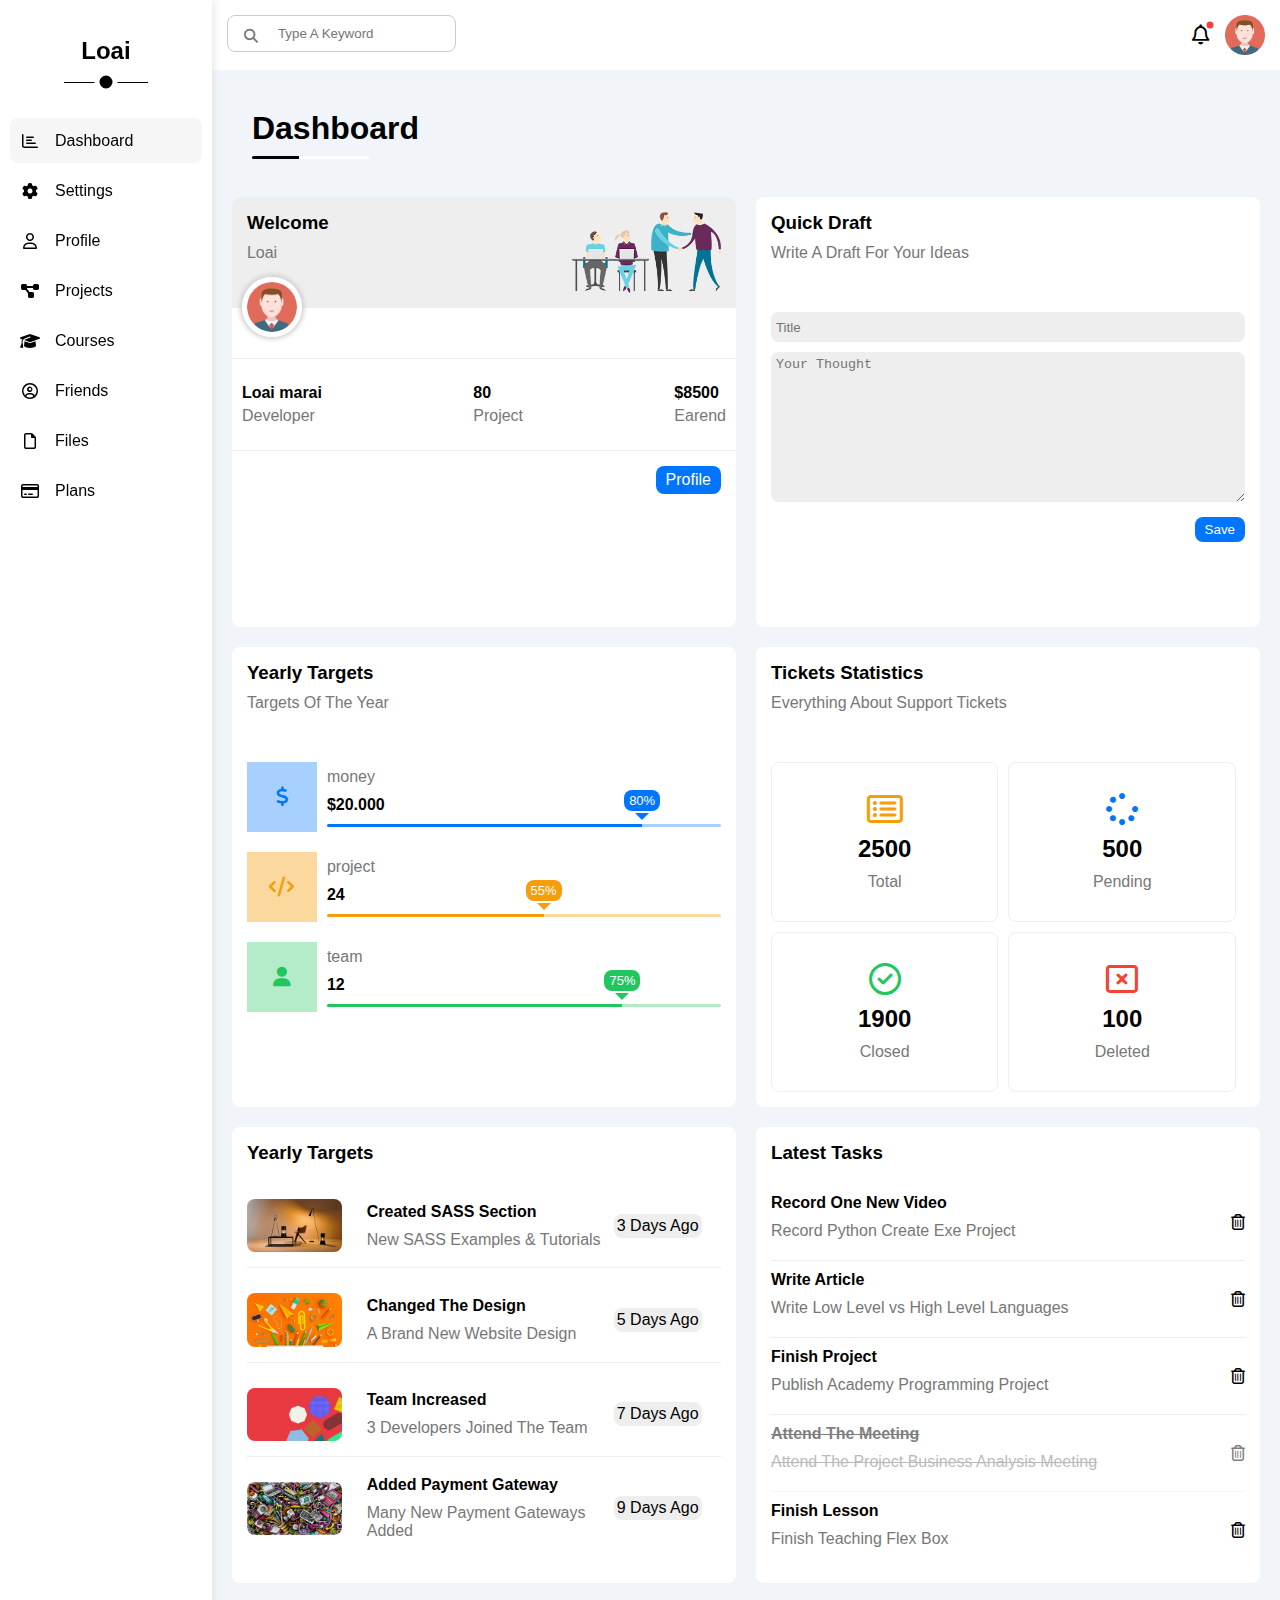
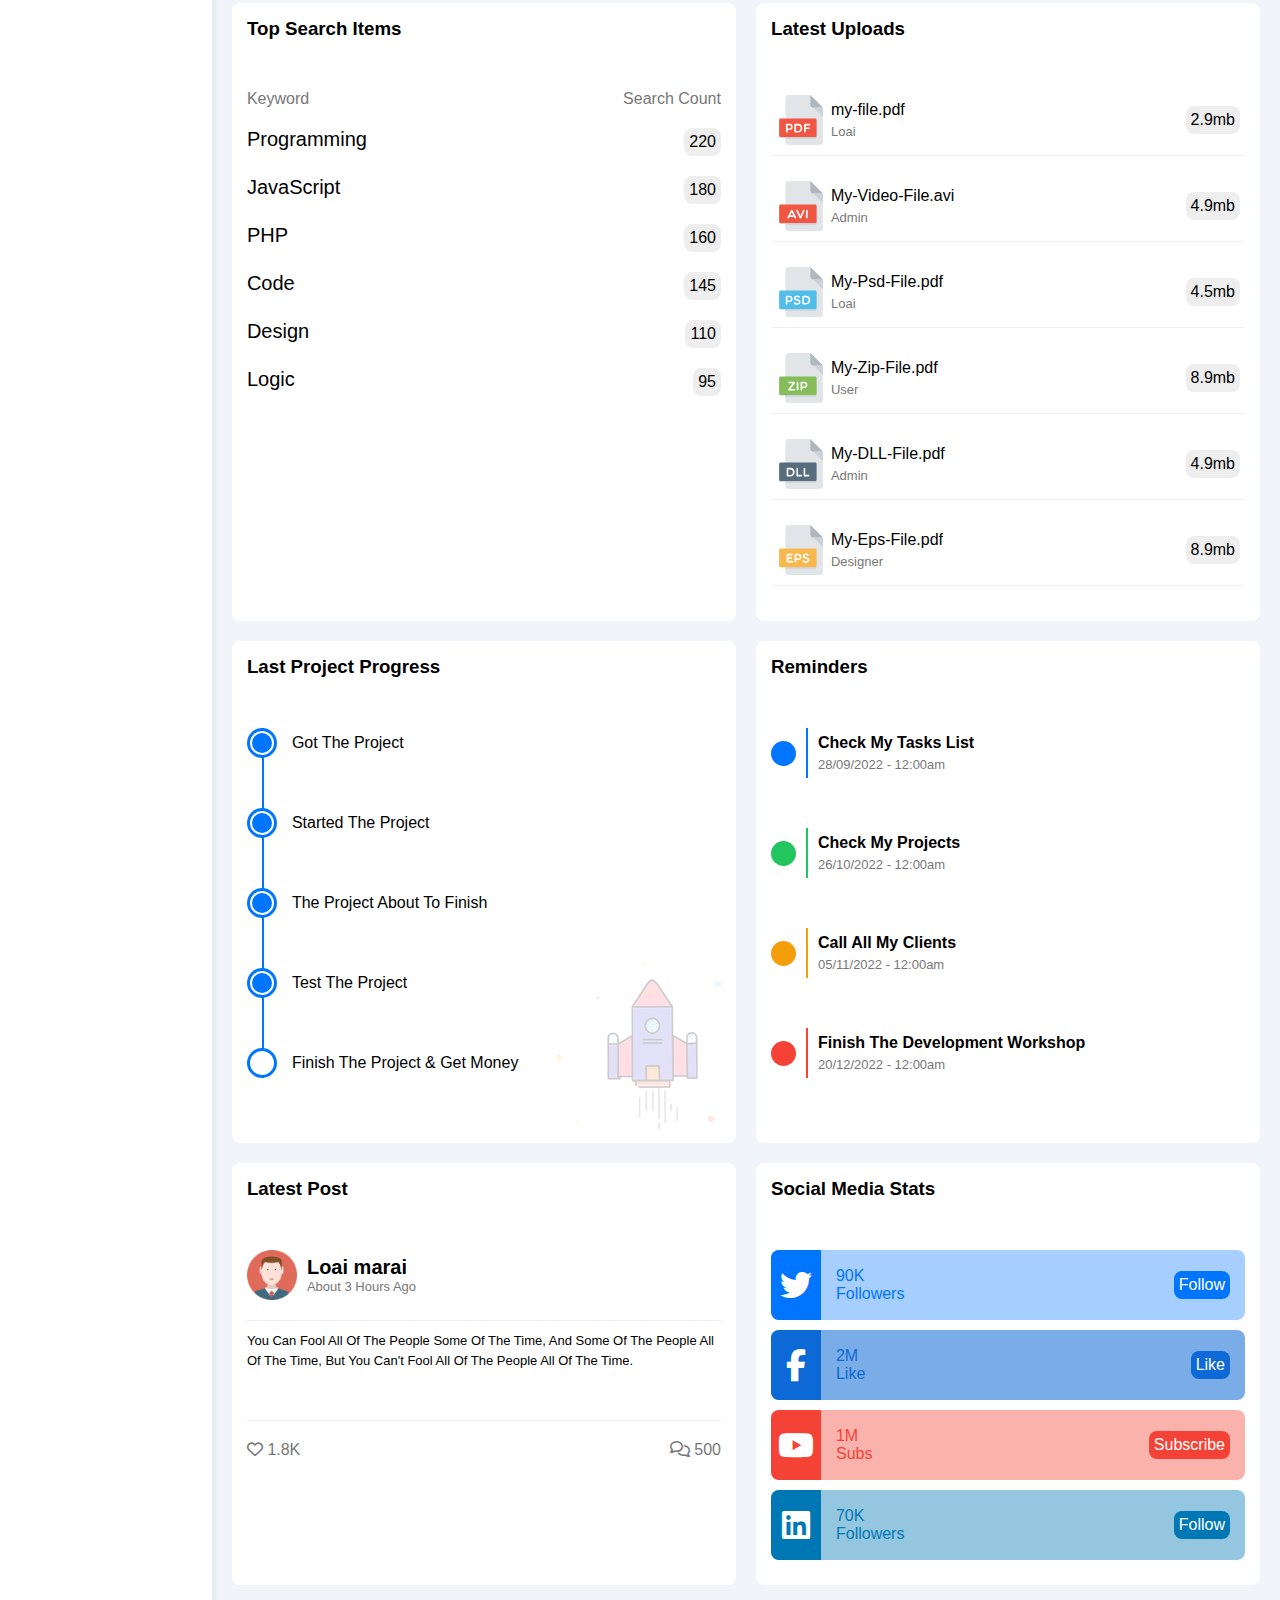
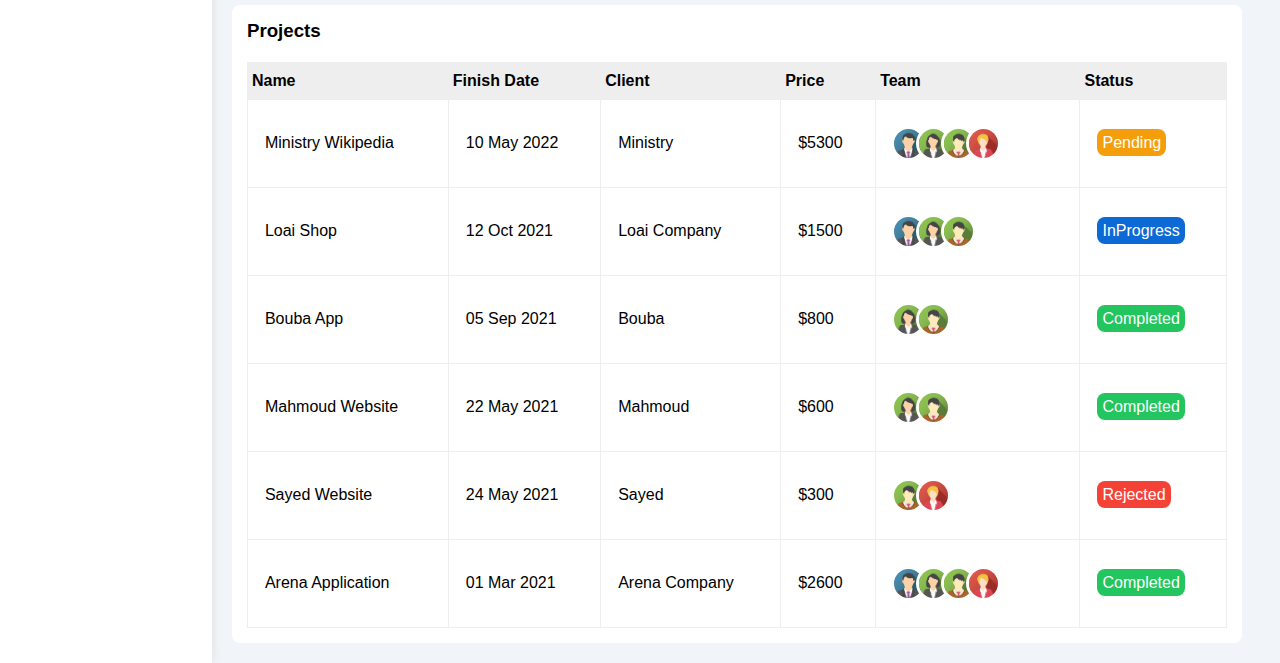
<file: index.html>
<!DOCTYPE html>
<html lang="en">
<head>
    <meta charset="UTF-8">
    <title>Dashboard</title>
    <link rel="stylesheet" href="master.css">
    <link rel="stylesheet" href="all.min.css">
    <link rel="stylesheet" href="common.css">
    <link rel="stylesheet" href="framwork.css">

</head>
<body>

<!-- Start page -->
<div class="page">
<!-- Start sidebar -->
<div class="sidebar box-sh-min ">
    <div class="hold">
    <h2>Loai</h2>

    <ul class="flex flex-d-c al-s">
        <li>
            <a class="active" href="index.html">
                <i class="fa-regular fa-chart-bar fa-fw"></i>
                <p>Dashboard</p>
            </a>
        </li>
        <li>
            <a href="Settings.html">
                <i class="fa-solid fa-gear fa-fw"></i>
                <p>Settings</p>
            </a>
        </li>
        <li>
            <a href="Profile.html">
                <i class="fa-regular fa-user fa-fw"></i>
                <p>Profile</p>
            </a>
        </li>
        <li>
            <a href="Projects.html">
                <i class="fa-solid fa-diagram-project fa-fw"></i>
                <p>Projects</p>
            </a>
        </li>
        <li>
            <a href="Courses.html">
                <i class="fa-solid fa-graduation-cap fa-fw"></i>
                <p>Courses</p>
            </a>
        </li>
        <li>
            <a href="Friends.html">
                <i class="fa-regular fa-circle-user fa-fw"></i>
                <p>Friends</p>
            </a>
        </li>
        <li>
            <a href="Files.html">
                <i class="fa-regular fa-file fa-fw"></i>
                <p>Files</p>
            </a>
        </li>
        <li>
            <a href="Plans.html">
                <i class="fa-regular fa-credit-card fa-fw"></i>
                <p>Plans</p>
            </a>
        </li>
    </ul>
  </div>

</div>
<!-- End sidebar -->

<!-- Start hea-con -->
<div class="hea-con">
<!-- Start header -->
 <header>
    <div class="flex ju-b">
        <div class="hold-input">
            <input type="search" placeholder="Type A Keyword">
        </div>
        <div class="flex al-c">
            <i class="fa-regular fa-bell fa-lg"></i>
            <img src="img/avatar.png" alt="">
        </div>
    </div>
 </header>
 <!-- End header --> 


<!-- Start content -->

 <div class="content">
 <h1>Dashboard</h1>

 <div class="boxies">
    <div class="welcome h-430 over-h border-r-8 bac-white p-r">
        <div class="first p-15 bac-eee flex ju-b">
            <div class="top">
                <h3 class="m-b-10">Welcome</h3>
                <p class="m-b-20 m-t-20">Loai</p>
            </div>
            <img src="img/welcome.png" alt="">
        </div>
        <div class="second flex ju-b p-r">
            <div class="name">
                <h4>Loai marai</h4>
                <p>Developer</p>
            </div>
            <div class="project">
                <h4>80</h4>
                <p>Project</p>
            </div>
            <div class="earn">
                <h4>$8500</h4>
                <p>Earend</p>
            </div>
        </div>
        <a class="button" href="Profile.html">Profile</a>
    </div>
    <div class="quickDraft h-430 bac-white p-15 border-r-8 p-r">
        <div class="top m-b-50">
            <h3 class="m-b-10">Quick Draft</h3>
            <p class="m-b-20 m-t-20">Write A Draft For Your Ideas</p>
        </div>
        <form action="">
            <input class="p-5 bac-eee block m-b-10 border-none c-777 w-100 border-r-8 m-t-10" type="text" placeholder="Title">
            <textarea class="p-5 bac-eee block border-none c-777 w-100 border-r-8" placeholder="Your Thought"></textarea>
            <input class="button" type="button" value="Save">
        </form>

    </div>

    <div class="yearlyTargets h-430 p-15 border-r-8 bac-white">
        <div class="top m-b-50">
            <h3 class="m-b-10">Yearly Targets</h3>
            <p class="m-b-10">Targets Of The Year</p>
        </div>
        <div class="money  flex al-c gap-10 m-b-20">
            <i class="fa-solid fa-dollar-sign fa-lg c-min"></i>
            <div class="details grow">
                <p class="c-777 m-b-10">money</p>
                <h4>$20.000</h4>
                <div class=" l1 line border-r-8 p-r"></div>
            </div>
        </div>
        <div class="project flex al-c gap-10 m-b-20">
            <i class="fa-solid fa-code fa-lg c-orange "></i>
            <div class="details grow">
                <p class="c-777  m-b-10">project</p>
                <h4>24</h4>
                <div class=" l2 line border-r-8 p-r"></div>
            </div>
        </div>
        <div class="team  flex al-c gap-10 m-b-20">
            <i class="fa-solid fa-user fa-lg c-green"></i>
            <div class="details grow">
                <p class="c-777  m-b-10">team</p>
                <h4>12</h4>
                <div class="l3 line  w-100 border-r-8 p-r"></div>
            </div>

        </div>
    </div>

    <div class="ticketsStatistics h-430 bac-white border-r-8 p-15">
        <div class="top m-b-50">
            <h3 class="m-b-10">Tickets Statistics</h3>
            <p class="m-b-20 m-t-20">Everything About Support Tickets</p>
        </div>
        <div class="tickets flex wrap  gap-10 ">
            <div class="total">
                <i class="fa-regular fa-rectangle-list fa-2x m-b-10 c-orange"></i>
                 <h2>2500</h2>
                 <p class="c-777 m-t-10">Total</p>
            </div>
            <div class="pending">
                <i class="fa-solid fa-spinner fa-2x m-b-10 c-min"></i>
                <h2>500</h2>
                <p class="c-777 m-t-10">Pending</p>
            </div>
            <div class="closed">
                <i class="fa-regular fa-circle-check fa-2x m-b-10 c-green"></i>
                <h2>1900</h2>
                <p class="c-777 m-t-10">Closed</p>
            </div>
            <div class="deleted">
                <i class="fa-regular fa-rectangle-xmark fa-2x m-b-10 c-red"></i>
                <h2>100</h2>
                <p class="c-777 m-t-10">Deleted</p>
            </div>
        </div>
    </div>

    <div class="yearlyTargets bac-white p-15 border-r-8">
        <h3 class="m-b-20">Yearly Targets</h3>
        <div class="latests">
         <div class="latest p-r flex al-c m-b-10 gap-10">
            <img class="border-r-8" src="img/news-01.png" alt="">
            <div class="text">
                <h4>Created SASS Section</h4>
                <p class="c-777  m-t-10">New SASS Examples & Tutorials</p>
            </div>
            <p class="bac-eee m-b-10">3 Days Ago</p>
         </div>
         <div class="latest p-r flex al-c m-b-10 gap-10">
              <img class="border-r-8" src="img/news-02.png" alt="">
            <div class="text">
                <h4>Changed The Design</h4>
                <p class="c-777  m-t-10">A Brand New Website Design</p>
            </div>
            <p class="bac-eee m-b-10">5 Days Ago</p>
         </div>
         <div class="latest p-r flex al-c  m-b-10 gap-10">
              <img class="border-r-8" src="img/news-03.png" alt="">
            <div class="text">
                <h4>Team Increased</h4>
                <p class="c-777 m-t-10">3 Developers Joined The Team</p>
            </div>
            <p class="bac-eee m-b-10">7 Days Ago</p>
         </div>
         <div class="latest p-r flex al-c m-b-10 gap-10">
              <img class="border-r-8" src="img/news-04.png" alt="">
            <div class="text">
                <h4>Added Payment Gateway</h4>
                <p class="c-777  m-t-10">Many New Payment Gateways Added</p>
            </div>
            <p class="bac-eee m-b-10">9 Days Ago</p>
         </div>
         
        </div>
    </div>

    <div class="latestTasks  bac-white border-r-8 p-15">
        <h3 class="m-b-20">Latest Tasks</h3>

        <div class="latestes">
            <div class="latest flex ju-b al-c  w-100">
                <div class="text">
                    <h4 class="m-t-10">Record One New Video</h4>
                    <p class="c-777 m-t-10 m-b-20">Record Python Create Exe Project</p>
                </div>
                <i class="fa-regular fa-trash-can delete"></i>
            </div>
            <div class="latest flex al-c ju-b w-100">
                <div class="text">
                    <h4 class="m-t-10">Write Article</h4>
                    <p class="c-777 m-t-10 m-b-20" >Write Low Level vs High Level Languages</p>
                </div>
                <i class="fa-regular fa-trash-can delete"></i>
            </div>
            <div class="latest flex ju-b al-c  w-100">
                <div class="text">
                    <h4 class="m-t-10">Finish Project</h4>
                    <p class="c-777 m-t-10 m-b-20">Publish Academy Programming Project</p>
                </div>
                <i class="fa-regular fa-trash-can delete"></i>
            </div>
            <div class="latest flex ju-b al-c  w-100">
                <div class="text">
                    <h4 class="m-t-10"> <del>Attend The Meeting</del> </h4>
                    <p class="c-777 m-t-10 m-b-20"> <del>Attend The Project Business Analysis Meeting</del> </p>
                </div>
                <i class="fa-regular fa-trash-can delete"></i>
            </div>
            <div class="latest flex ju-b al-c  w-100">
                <div class="text">
                    <h4 class="m-t-10">Finish Lesson</h4>
                    <p class="c-777 m-t-10 m-b-20">Finish Teaching Flex Box</p>
                </div>
                <i class="fa-regular fa-trash-can delete"></i>
            </div>
        </div>
    </div>

  <div class="topSearchItems bac-white border-r-8 p-15">
    <h3 class="m-b-50">Top Search Items</h3>
    <div class="flex ju-b m-b-20">
        <p class="c-777">Keyword</p>
        <p class="c-777">Search Count</p>
    </div>
    <div class="flex ju-b m-b-20">
        <p class="font-s-20">Programming</p>
        <p class="bac-eee p-5 w-fi border-r-8">220</p>
    </div>
    <div class="flex ju-b m-b-20">
        <p class="font-s-20">JavaScript</p>
        <p class="bac-eee p-5 w-fi border-r-8">180</p>
    </div>
    <div class="flex ju-b m-b-20">
        <p class="t-u font-s-20">Php</p>
        <p class="bac-eee p-5 w-fi border-r-8">160</p>
    </div>
    <div class="flex ju-b m-b-20">
        <p class="font-s-20">Code</p>
        <p class="bac-eee p-5 w-fi border-r-8">145</p>
    </div>
    <div class="flex ju-b m-b-20">
        <p class="font-s-20">Design</p>
        <p class="bac-eee p-5 w-fi border-r-8">110</p>
    </div>
    <div class="flex ju-b m-b-20">
        <p class="font-s-20">Logic</p>
        <p class="bac-eee p-5 w-fi border-r-8">95</p>
    </div>
    
  </div>

  <div class="latestUploads bac-white border-r-8 p-15">
    <h3 class="m-b-50">Latest Uploads</h3>

    <div class="flex al-c ju-b border-b p-b-10 w-100 p-5 m-b-20">
        <div class="file flex al-c">
            <img class="w-50px" src="img/pdf.svg" alt="">
            <div class="text m-l-5">
                <p>my-file.pdf</p>
                <p class="c-777 font-s m-t-5">Loai</p>
            </div>
        </div>
        <p class="mb bac-eee p-5 w-fi h-fi border-r-8">2.9mb</p>
    </div>
    <div class="flex al-c ju-b border-b p-b-10 w-100 p-5 m-b-20">
        <div class="file flex al-c">
            <img class="w-50px" src="img/avi.svg" alt="">
            <div class="text m-l-5">
                <p>My-Video-File.avi</p>
                <p class="c-777 font-s m-t-5">Admin</p>
            </div>
        </div>
        <p class="mb bac-eee p-5 w-fi h-fi border-r-8">4.9mb</p>
    </div>
    <div class="flex al-c ju-b border-b p-b-10 w-100 p-5 m-b-20">
        <div class="file flex al-c">
            <img class="w-50px" src="img/psd.svg" alt="">
            <div class="text m-l-5">
                <p>My-Psd-File.pdf</p>
                <p class="c-777 font-s m-t-5">Loai</p>
            </div>
        </div>
        <p class="mb bac-eee p-5 w-fi h-fi border-r-8">4.5mb</p>
    </div>
    <div class="flex al-c ju-b border-b p-b-10 w-100 p-5 m-b-20">
        <div class="file flex al-c">
            <img class="w-50px" src="img/zip.svg" alt="">
            <div class="text m-l-5">
                <p>My-Zip-File.pdf</p>
                <p class="c-777 font-s m-t-5">User</p>
            </div>
        </div>
        <p class="mb bac-eee p-5 w-fi h-fi border-r-8">8.9mb</p>
    </div>
    <div class="flex al-c ju-b border-b p-b-10 w-100 p-5 m-b-20">
        <div class="file flex al-c">
            <img class="w-50px" src="img/dll.svg" alt="">
            <div class="text m-l-5">
                <p>My-DLL-File.pdf</p>
                <p class="c-777 font-s m-t-5">Admin</p>
            </div>
        </div>
        <p class="mb bac-eee p-5 w-fi h-fi border-r-8">4.9mb</p>
    </div>
    <div class="flex al-c ju-b border-b p-b-10 w-100 p-5 m-b-20">
        <div class="file flex al-c">
            <img class="w-50px" src="img/eps.svg" alt="">
            <div class="text m-l-5">
                <p>My-Eps-File.pdf</p>
                <p class="c-777 font-s m-t-5">Designer</p>
            </div>
        </div>
        <p class="mb bac-eee p-5 w-fi h-fi border-r-8">8.9mb</p>
    </div>
  </div>

  <div class="lastProjectProgress bac-white border-r-8 p-15 p-r">
    <h3 class="m-b-50">Last Project Progress</h3>

    <div class="lastes p-r">
        <div>
            <p></p>
            <p>Got The Project</p>
        </div>
        <div>
            <p></p>
            <p>Started The Project</p>
        </div>
        <div>
            <p></p>
            <p>The Project About To Finish</p>
        </div>
        <div>
            <p></p>
            <p>Test The Project</p>
        </div>
        <div>
            <p></p>
            <p>Finish The Project & Get Money</p>
        </div>
    </div>
  </div>

  <div class="reminders bac-white border-r-8 p-15">
    <h3 class="m-b-50">Reminders</h3>

    <div class="reminder flex al-c gap-10 m-b-50">
        <div class="pol bac-min border-r-50 w-25px h-25px"></div>
        <div class="line bac-min h-50px w-2px"></div>
        <div class="text">
            <p class="font-w-600">Check My Tasks List</p>
            <p class="c-777 font-s m-t-5">28/09/2022 - 12:00am</p>
        </div>
    </div>
    <div class="reminder flex al-c gap-10 m-b-50">
        <div class="pol bac-green border-r-50 w-25px h-25px"></div>
        <div class="line bac-green h-50px w-2px"></div>
        <div class="text">
            <p class="font-w-600">Check My Projects</p>
            <p class="c-777 font-s m-t-5">26/10/2022 - 12:00am</p>
        </div>
    </div>
    <div class="reminder flex al-c gap-10 m-b-50">
        <div class="pol bac-orange border-r-50 w-25px h-25px"></div>
        <div class="line bac-orange h-50px w-2px"></div>
        <div class="text">
            <p class="font-w-600">Call All My Clients</p>
            <p class="c-777 font-s m-t-5">05/11/2022 - 12:00am</p>
        </div>
    </div>
    <div class="reminder flex al-c gap-10 m-b-50">
        <div class="pol bac-red border-r-50 w-25px h-25px"></div>
        <div class="line bac-red h-50px w-2px"></div>
        <div class="text">
            <p class="font-w-600">Finish The Development Workshop</p>
            <p class="c-777 font-s m-t-5">20/12/2022 - 12:00am</p>
        </div>
    </div>
  </div>

  <div class="latestPost bac-white border-r-8 p-15">
    <h3 class="m-b-50">Latest Post</h3>

    <div class="flex al-c gap-10 m-b-20">
        <img class="w-50px" src="img/avatar.png" alt="">
        <div class="text">
            <h4 class="font-s-20">Loai marai</h4>
            <p class="c-777 font-s">About 3 Hours Ago</p>
        </div>
    </div>
    <div class="p-t-10 p-b-50 border-b border-t line-h m-b-20 font-s">
        <p>You Can Fool All Of The People Some Of The Time, And Some Of The People All Of The Time, But You Can't Fool All Of The People All Of The Time.</p>
    </div>
    <div class="c-777 flex al-c ju-b">
        <div>
            <i class="fa-regular fa-heart"></i>
            <span>1.8K</span>
        </div>
        <div>
            <i class="fa-regular fa-comments"></i>
            <span>500</span>
        </div>
    </div>
  </div>

  <div class="socialMediaStats bac-white border-r-8 p-15">
    <h3 class="m-b-50">Social Media Stats</h3>

    <div class="twitter flex  ju-b m-b-10">
        <div class="ic-te flex al-c gap-10 h-100">
            <i class="fa-brands fa-twitter fa-2x c-white h-100 w-50px bac-min  flex al-c ju-c"></i>
            <div class="text c-min m-l-5">
                <p>90K</p>
                <p>Followers</p>
            </div>
        </div>
        <p class="w-fi p-5 c-white bac-min border-r-8">Follow</p>
    </div>
    <div class="facebook flex  ju-b m-b-10">
        <div class="ic-te flex al-c gap-10 h-100">
            <i class="fa-brands fa-facebook-f fa-2x c-white h-100 w-50px bac-ult  flex al-c ju-c"></i>
            <div class="text c-ult m-l-5">
                <p>2M</p>
                <p>Like</p>
            </div>
        </div>
        <p class="w-fi p-5 c-white bac-ult border-r-8">Like</p>
    </div>
    <div class="youtube flex  ju-b m-b-10">
        <div class="ic-te flex al-c gap-10 h-100">
            <i class="fa-brands fa-youtube fa-2x c-white h-100 w-50px bac-red  flex al-c ju-c"></i>
            <div class="text c-red m-l-5">
                <p>1M</p>
                <p>Subs</p>
            </div>
        </div>
        <p class="w-fi p-5 c-white bac-red border-r-8">Subscribe</p>
    </div>
    <div class="linkedin flex  ju-b m-b-10">
        <div class="ic-te flex al-c gap-10 h-100">
            <i class="fa-brands fa-linkedin fa-2x c-white h-100 w-50px bac-in flex al-c ju-c "></i>
            <div class="text c-in m-l-5">
                <p>70K</p>
                <p>Followers</p>
            </div>
        </div>
        <p class="w-fi p-5 c-white bac-in border-r-8">Follow</p>
    </div>
  </div>

  <div class="projects bac-white border-r-8 p-15">
    <h3 class="m-b-20">Projects</h3>
 <div class="hold-table">
    <table>
        <thead>
            <tr>
                <th>Name</th>
                <th>Finish Date</th>
                <th>Client</th>
                <th>Price</th>
                <th>Team</th>
                <th>Status</th>
            </tr>
        </thead>
        <tbody>
            <tr>
                <td>Ministry Wikipedia</td>
                <td>10 May 2022</td>
                <td>Ministry</td>
                <td>$5300</td>
                <td>
                    <img src="img/team-01.png" alt="">
                    <img src="img/team-02.png" alt="">
                    <img src="img/team-03.png" alt="">
                    <img src="img/team-05.png" alt="">
                </td>
                <td><span  class="bac-orange w-fi p-5 c-white border-r-8">Pending</span></td>
            </tr>
            <tr>
                <td>Loai Shop</td>
                <td>12 Oct 2021</td>
                <td>Loai Company</td>
                <td>$1500</td>
                <td>
                    <img src="img/team-01.png" alt="">
                    <img src="img/team-02.png" alt="">
                    <img src="img/team-03.png" alt="">  
                </td>
                <td><span  class="bac-ult w-fi p-5 c-white border-r-8">InProgress</span></td>
            </tr>
            <tr>
                <td>Bouba App</td>
                <td>05 Sep 2021</td>
                <td>Bouba</td>
                <td>$800</td>
                <td>
                    <img src="img/team-02.png" alt="">
                    <img src="img/team-03.png" alt="">  
                </td>
                <td><span class="bac-green w-fi p-5 c-white border-r-8">Completed</span></td>
            </tr>
            <tr>
                <td>Mahmoud Website</td>
                <td>22 May 2021</td>
                <td>Mahmoud</td>
                <td>$600</td>
                <td>
                    <img src="img/team-02.png" alt="">
                    <img src="img/team-03.png" alt="">
                </td>
                <td><span class="bac-green w-fi p-5 c-white border-r-8">Completed</span></td>
            </tr>
            <tr>
                <td>Sayed Website</td>
                <td>24 May 2021</td>
                <td>Sayed</td>
                <td>$300</td>
                <td>
                    <img src="img/team-03.png" alt="">
                    <img src="img/team-05.png" alt="">
                </td>
                <td><span class="bac-red w-fi p-5 c-white border-r-8">Rejected</span></td>
            </tr>
            <tr>
                <td>Arena Application</td>
                <td>01 Mar 2021</td>
                <td>Arena Company</td>
                <td>$2600</td>
                <td>
                    <img src="img/team-01.png" alt="">
                    <img src="img/team-02.png" alt="">
                    <img src="img/team-03.png" alt="">
                    <img src="img/team-05.png" alt="">
                </td>
                <td><span class="bac-green w-fi p-5 c-white border-r-8">Completed</span></td>
            </tr>
        </tbody>
    </table>
</div>
    
  </div>

 </div>

 </div>
 
<!-- End content -->

</div>
<!-- End hea-con -->

</div>
<!-- End page -->


    
</body>
</html>
</file>
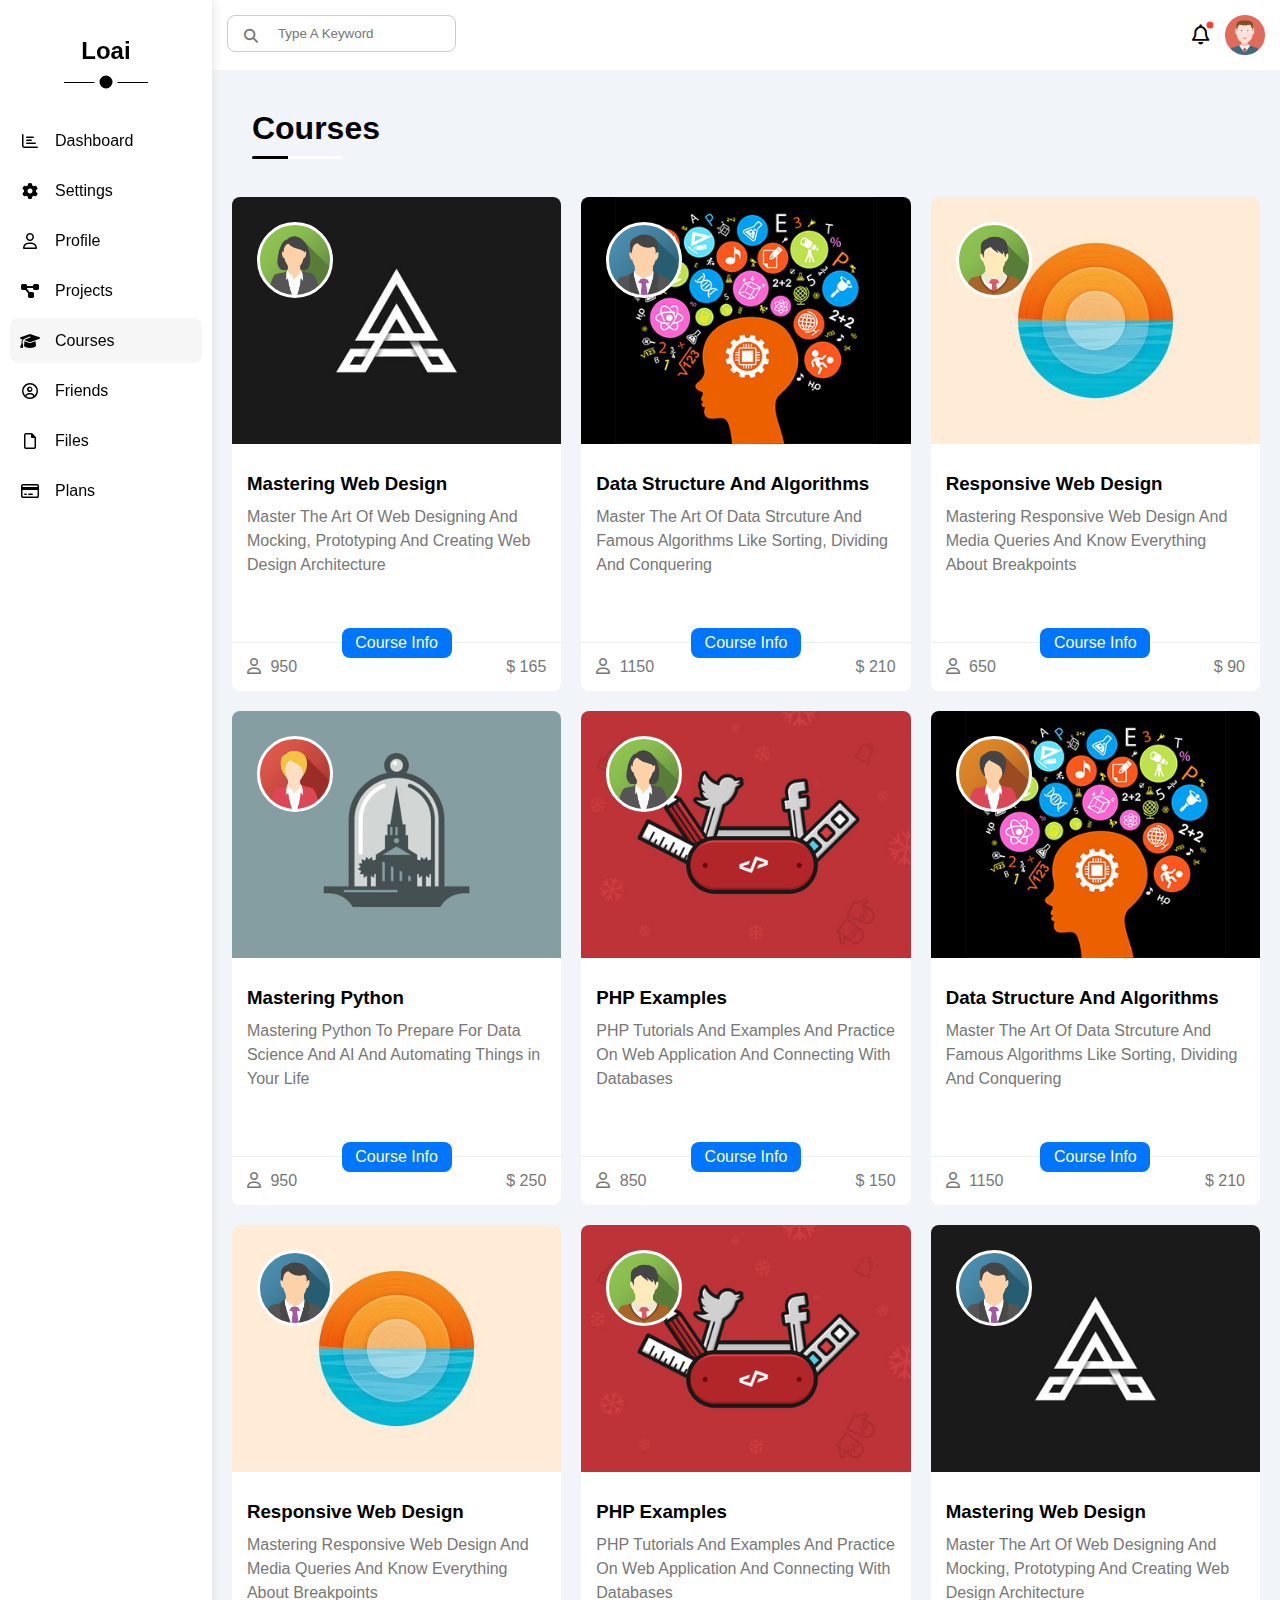
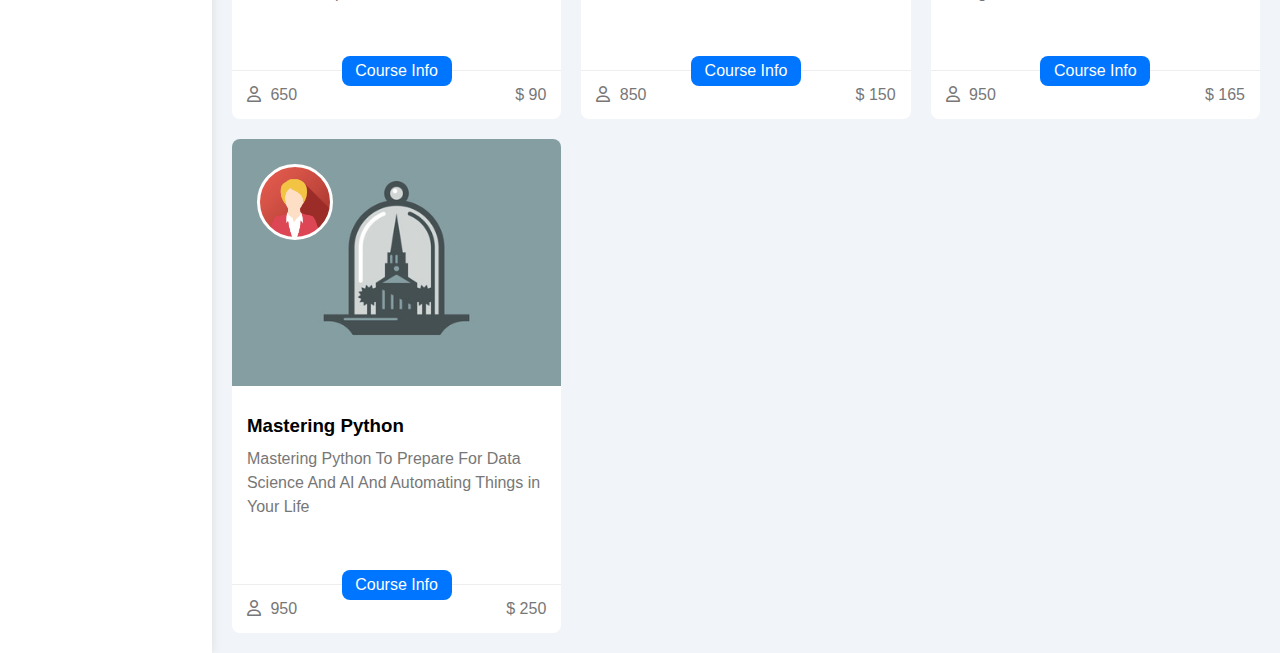
<file: Courses.html>
<!DOCTYPE html>
<html lang="en">
<head>
    <meta charset="UTF-8">
    <title>Courses</title>
    <link rel="stylesheet" href="Courses.css">
    <link rel="stylesheet" href="all.min.css">
    <link rel="stylesheet" href="common.css">
    <link rel="stylesheet" href="framwork.css">

</head>
<body>

<!-- Start page -->
<div class="page">
<!-- Start sidebar -->
<div class="sidebar box-sh-min ">
    <div class="hold">
    <h2>Loai</h2>

    <ul class="flex flex-d-c al-s">
        <li>
            <a  href="index.html">
                <i class="fa-regular fa-chart-bar fa-fw"></i>
                <p>Dashboard</p>
            </a>
        </li>
        <li>
            <a  href="Settings.html">
                <i class="fa-solid fa-gear fa-fw"></i>
                <p>Settings</p>
            </a>
        </li>
        <li>
            <a href="Profile.html">
                <i class="fa-regular fa-user fa-fw"></i>
                <p>Profile</p>
            </a>
        </li>
        <li>
            <a href="Projects.html">
                <i class="fa-solid fa-diagram-project fa-fw"></i>
                <p>Projects</p>
            </a>
        </li>
        <li>
            <a class="active" href="Courses.html">
                <i class="fa-solid fa-graduation-cap fa-fw"></i>
                <p>Courses</p>
            </a>
        </li>
        <li>
            <a href="Friends.html">
                <i class="fa-regular fa-circle-user fa-fw"></i>
                <p>Friends</p>
            </a>
        </li>
        <li>
            <a href="Files.html">
                <i class="fa-regular fa-file fa-fw"></i>
                <p>Files</p>
            </a>
        </li>
        <li>
            <a href="Plans.html">
                <i class="fa-regular fa-credit-card fa-fw"></i>
                <p>Plans</p>
            </a>
        </li>
    </ul>
  </div>

</div>
<!-- End sidebar -->

<!-- Start hea-con -->
<div class="hea-con">
<!-- Start header -->
 <header>
    <div class="flex ju-b">
        <div class="hold-input">
            <input type="search" placeholder="Type A Keyword">
        </div>
        <div class="flex al-c">
            <i class="fa-regular fa-bell fa-lg"></i>
            <img src="img/avatar.png" alt="">
        </div>
    </div>
 </header>
 <!-- End header --> 


<!-- Start content -->

<div class="content">
 <h1>Courses</h1>
 
 <div class="boxies">
    <div class="box bac-white border-r-8 over-h p-r">
        <div class="im-te m-b-50">
            <img class="w-100" src="img/course-01.jpg" alt="">
            <div class="text p-15 m-t-10">
                <h3>Mastering Web Design</h3>
                <p class="c-777 m-t-10 line-h">Master The Art Of Web Designing And Mocking, Prototyping And Creating Web Design Architecture</p>     
            </div>   
        </div>
        
        <div class="foot c-777 flex ju-b p-15 border-t p-r">
            <div>
                <i class="fa-regular fa-user"></i>
                <p class="m-l-5 inline">950</p>
            </div>
            <p>$ 165</p>
        </div>
    </div>

    <div class="box bac-white border-r-8 over-h p-r">
        <div class="im-te m-b-50">
            <img class="w-100" src="img/course-02.jpg" alt="">
            <div class="text p-15 m-t-10">
                <h3>Data Structure And Algorithms</h3>
                <p class="c-777 m-t-10 line-h">Master The Art Of Data Strcuture And Famous Algorithms Like Sorting, Dividing And Conquering</p>     
            </div>   
        </div>
        
        <div class="foot c-777 flex ju-b p-15 border-t p-r">
            <div>
                <i class="fa-regular fa-user"></i>
                <p class="m-l-5 inline">1150</p>
            </div>
            <p>$ 210</p>
        </div>
    </div>

    <div class="box bac-white border-r-8 over-h p-r">
        <div class="im-te m-b-50">
            <img class="w-100" src="img/course-03.jpg" alt="">
            <div class="text p-15 m-t-10">
                <h3>Responsive Web Design</h3>
                <p class="c-777 m-t-10 line-h">Mastering Responsive Web Design And Media Queries And Know Everything About Breakpoints</p>     
            </div>   
        </div>
        
        <div class="foot c-777 flex ju-b p-15 border-t p-r">
            <div>
                <i class="fa-regular fa-user"></i>
                <p class="m-l-5 inline">650</p>
            </div>
            <p>$ 90</p>
        </div>
    </div>

    <div class="box bac-white border-r-8 over-h p-r">
        <div class="im-te m-b-50">
            <img class="w-100" src="img/course-04.jpg" alt="">
            <div class="text p-15 m-t-10">
                <h3>Mastering Python</h3>
                <p class="c-777 m-t-10 line-h">Mastering Python To Prepare For Data Science And AI And Automating Things in Your Life</p>     
            </div>   
        </div>
        
        <div class="foot c-777 flex ju-b p-15 border-t p-r">
            <div>
                <i class="fa-regular fa-user"></i>
                <p class="m-l-5 inline">950</p>
            </div>
            <p>$ 250</p>
        </div>
    </div>

    <div class="box bac-white border-r-8 over-h p-r">
        <div class="im-te m-b-50">
            <img class="w-100" src="img/course-05.jpg" alt="">
            <div class="text p-15 m-t-10">
                <h3>PHP Examples</h3>
                <p class="c-777 m-t-10 line-h">PHP Tutorials And Examples And Practice On Web Application And Connecting With Databases</p>     
            </div>   
        </div>
        
        <div class="foot c-777 flex ju-b p-15 border-t p-r">
            <div>
                <i class="fa-regular fa-user"></i>
                <p class="m-l-5 inline">850</p>
            </div>
            <p>$ 150</p>
        </div>
    </div>

    <div class="box bac-white border-r-8 over-h p-r">
        <div class="im-te m-b-50">
            <img class="w-100" src="img/course-02.jpg" alt="">
            <div class="text p-15 m-t-10">
                <h3>Data Structure And Algorithms</h3>
                <p class="c-777 m-t-10 line-h">Master The Art Of Data Strcuture And Famous Algorithms Like Sorting, Dividing And Conquering</p>     
            </div>   
        </div>
        
        <div class="foot c-777 flex ju-b p-15 border-t p-r">
            <div>
                <i class="fa-regular fa-user"></i>
                <p class="m-l-5 inline">1150</p>
            </div>
            <p>$ 210</p>
        </div>
    </div>

    <div class="box bac-white border-r-8 over-h p-r">
        <div class="im-te m-b-50">
            <img class="w-100" src="img/course-03.jpg" alt="">
            <div class="text p-15 m-t-10">
                <h3>Responsive Web Design</h3>
                <p class="c-777 m-t-10 line-h">Mastering Responsive Web Design And Media Queries And Know Everything About Breakpoints</p>     
            </div>   
        </div>
        
        <div class="foot c-777 flex ju-b p-15 border-t p-r">
            <div>
                <i class="fa-regular fa-user"></i>
                <p class="m-l-5 inline">650</p>
            </div>
            <p>$ 90</p>
        </div>
    </div>

    <div class="box bac-white border-r-8 over-h p-r">
        <div class="im-te m-b-50">
            <img class="w-100" src="img/course-05.jpg" alt="">
            <div class="text p-15 m-t-10">
                <h3>PHP Examples</h3>
                <p class="c-777 m-t-10 line-h">PHP Tutorials And Examples And Practice On Web Application And Connecting With Databases</p>     
            </div>   
        </div>
        
        <div class="foot c-777 flex ju-b p-15 border-t p-r">
            <div>
                <i class="fa-regular fa-user"></i>
                <p class="m-l-5 inline">850</p>
            </div>
            <p>$ 150</p>
        </div>
    </div>

    <div class="box bac-white border-r-8 over-h p-r">
        <div class="im-te m-b-50">
            <img class="w-100" src="img/course-01.jpg" alt="">
            <div class="text p-15 m-t-10">
                <h3>Mastering Web Design</h3>
                <p class="c-777 m-t-10 line-h">Master The Art Of Web Designing And Mocking, Prototyping And Creating Web Design Architecture</p>     
            </div>   
        </div>
        
        <div class="foot c-777 flex ju-b p-15 border-t p-r">
            <div>
                <i class="fa-regular fa-user"></i>
                <p class="m-l-5 inline">950</p>
            </div>
            <p>$ 165</p>
        </div>
    </div>

    <div class="box bac-white border-r-8 over-h p-r">
        <div class="im-te m-b-50">
            <img class="w-100" src="img/course-04.jpg" alt="">
            <div class="text p-15 m-t-10">
                <h3>Mastering Python</h3>
                <p class="c-777 m-t-10 line-h">Mastering Python To Prepare For Data Science And AI And Automating Things in Your Life</p>     
            </div>   
        </div>
        
        <div class="foot c-777 flex ju-b p-15 border-t p-r">
            <div>
                <i class="fa-regular fa-user"></i>
                <p class="m-l-5 inline">950</p>
            </div>
            <p>$ 250</p>
        </div>
    </div>

    
 </div>
 </div>

<!-- End content -->

</div>
<!-- End hea-con -->

</div>
<!-- End page -->


    
</body>
</html>
</file>
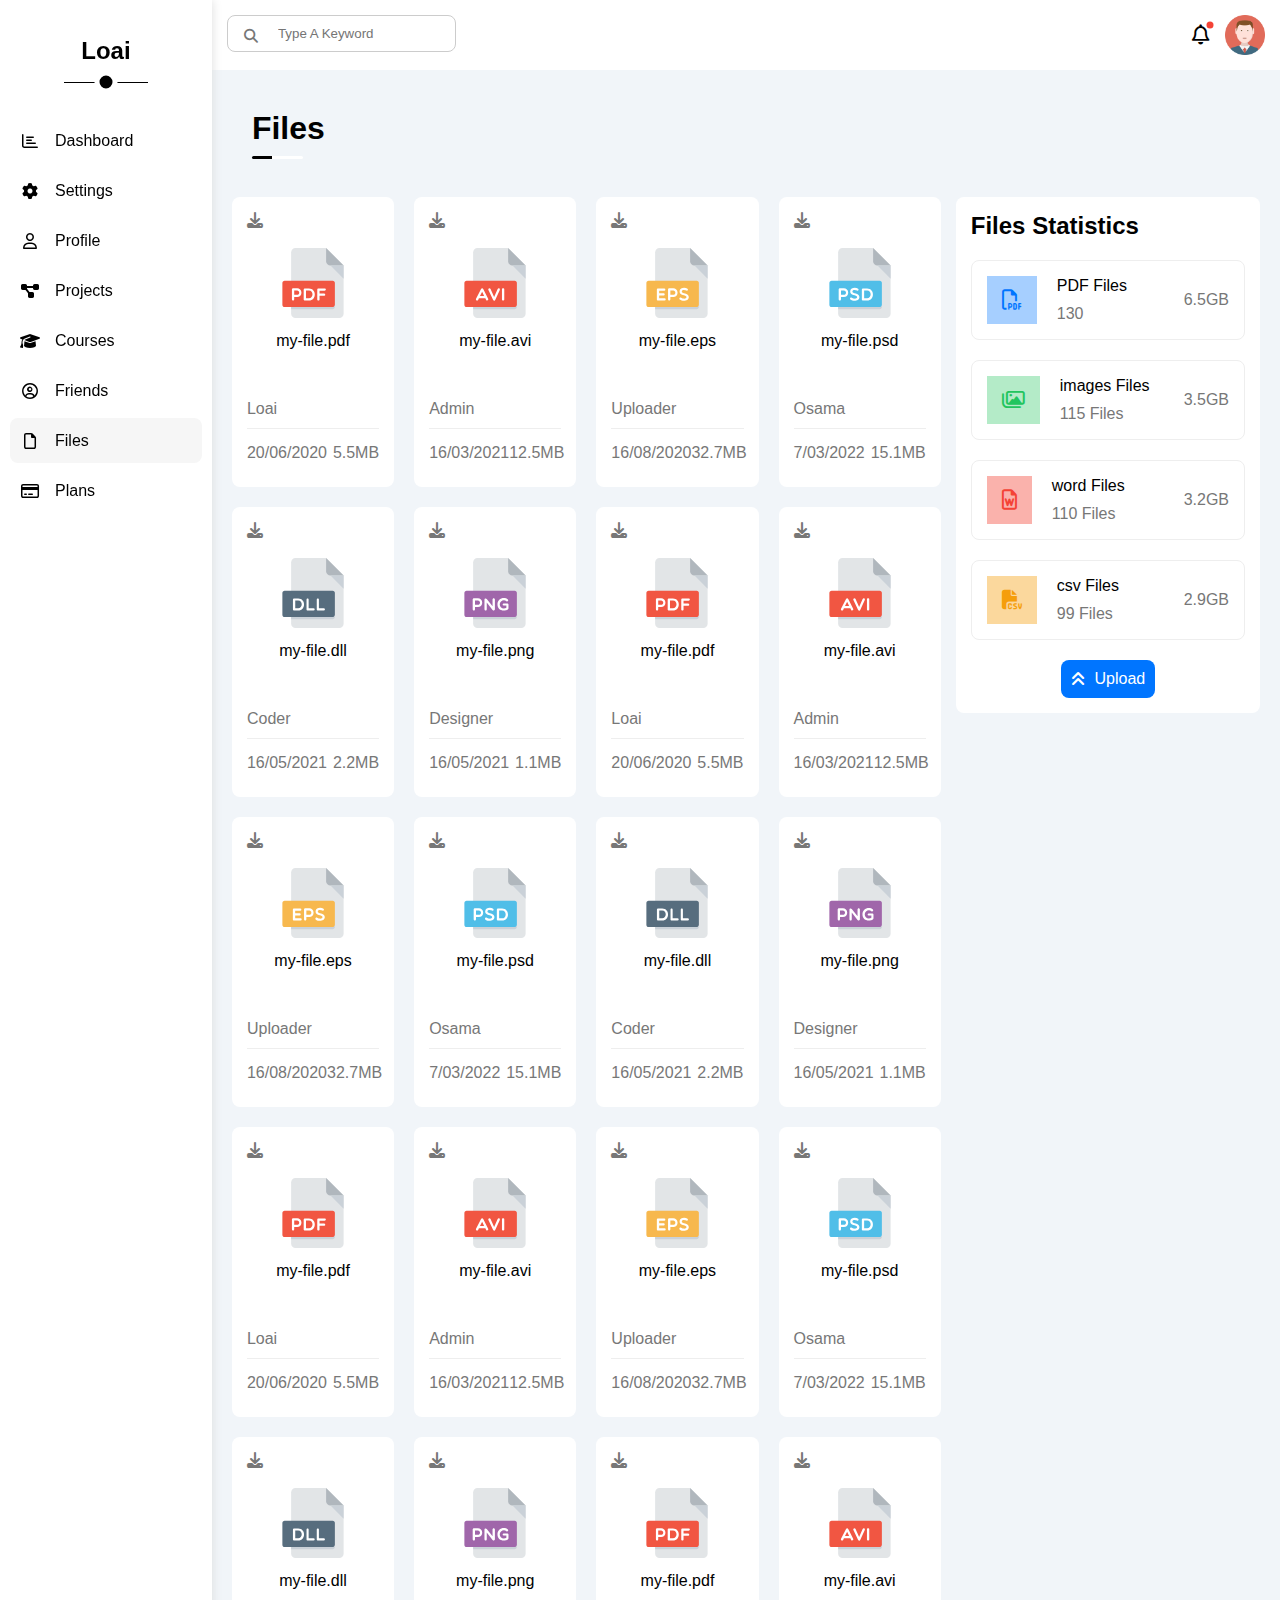
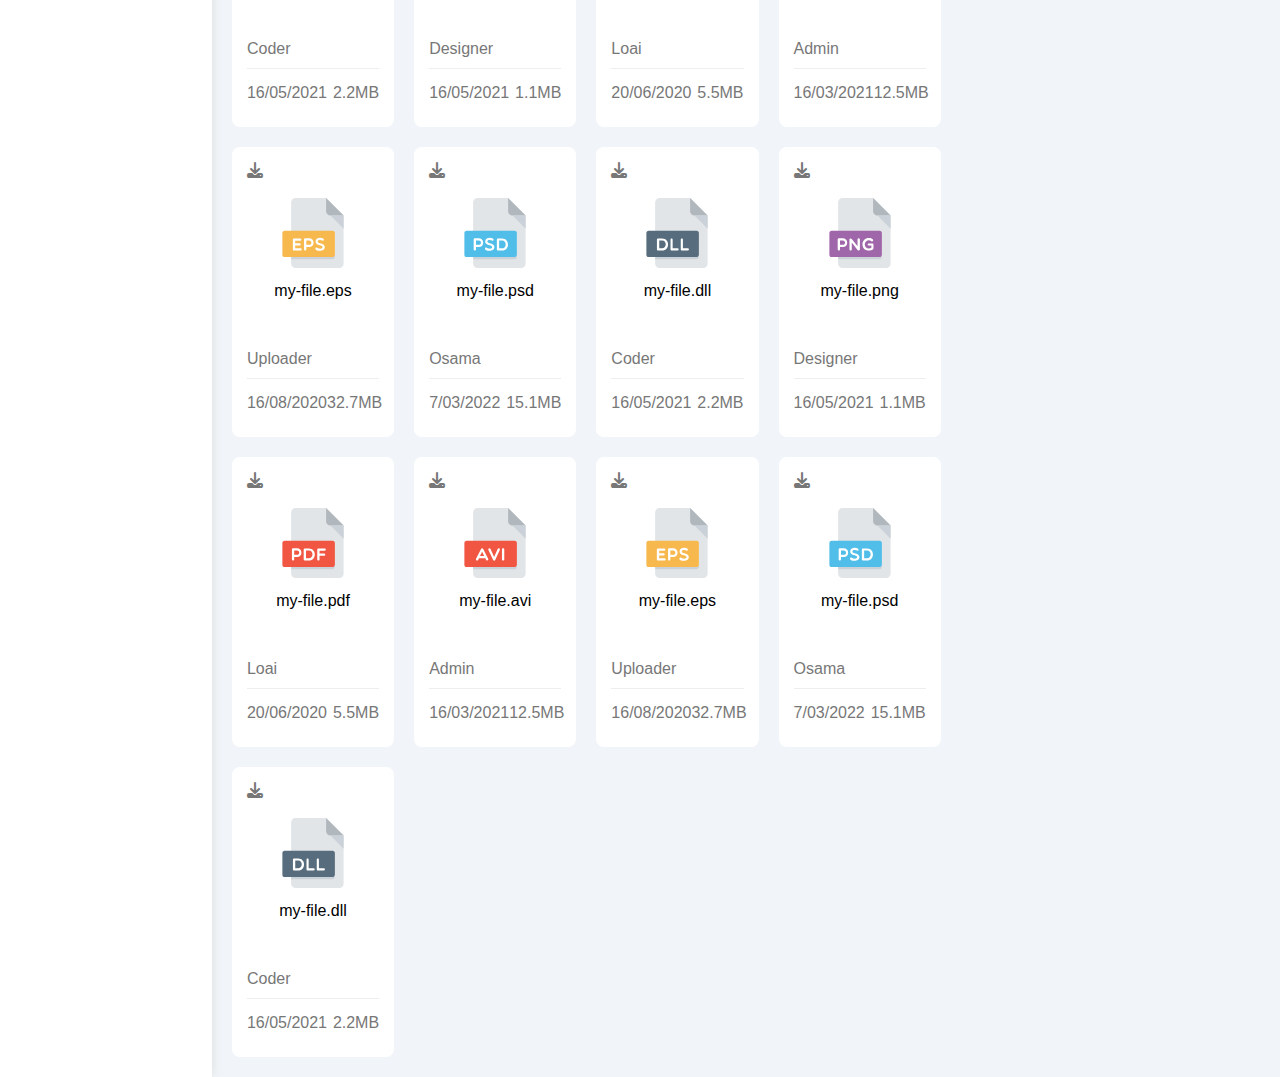
<file: Files.html>
<!DOCTYPE html>
<html lang="en">
<head>
    <meta charset="UTF-8">
    <title>Files</title>
    <link rel="stylesheet" href="Files.css">
    <link rel="stylesheet" href="all.min.css">
    <link rel="stylesheet" href="common.css">
    <link rel="stylesheet" href="framwork.css">

</head>
<body>

<!-- Start page -->
<div class="page">
<!-- Start sidebar -->
<div class="sidebar box-sh-min ">
    <div class="hold">
    <h2>Loai</h2>

    <ul class="flex flex-d-c al-s">
        <li>
            <a  href="index.html">
                <i class="fa-regular fa-chart-bar fa-fw"></i>
                <p>Dashboard</p>
            </a>
        </li>
        <li>
            <a  href="Settings.html">
                <i class="fa-solid fa-gear fa-fw"></i>
                <p>Settings</p>
            </a>
        </li>
        <li>
            <a href="Profile.html">
                <i class="fa-regular fa-user fa-fw"></i>
                <p>Profile</p>
            </a>
        </li>
        <li>
            <a href="Projects.html">
                <i class="fa-solid fa-diagram-project fa-fw"></i>
                <p>Projects</p>
            </a>
        </li>
        <li>
            <a href="Courses.html">
                <i class="fa-solid fa-graduation-cap fa-fw"></i>
                <p>Courses</p>
            </a>
        </li>
        <li>
            <a href="Friends.html">
                <i class="fa-regular fa-circle-user fa-fw"></i>
                <p>Friends</p>
            </a>
        </li>
        <li>
            <a class="active" href="Files.html">
                <i class="fa-regular fa-file fa-fw"></i>
                <p>Files</p>
            </a>
        </li>
        <li>
            <a href="Plans.html">
                <i class="fa-regular fa-credit-card fa-fw"></i>
                <p>Plans</p>
            </a>
        </li>
    </ul>
  </div>

</div>
<!-- End sidebar -->

<!-- Start hea-con -->
<div class="hea-con">
<!-- Start header -->
 <header>
    <div class="flex ju-b">
        <div class="hold-input">
            <input type="search" placeholder="Type A Keyword">
        </div>
        <div class="flex al-c">
            <i class="fa-regular fa-bell fa-lg"></i>
            <img src="img/avatar.png" alt="">
        </div>
    </div>
 </header>
 <!-- End header --> 


<!-- Start content -->

<div class="content">
 <h1>Files</h1>
 
 <div class="boxies-statistics flex  gap-15">
    <div class="boxies">
        <div class="box bac-white border-r-8 p-15">
            <i class="fa-solid fa-download c-777 m-b-20"></i>
            <div class="file text-c m-b-50">
                <img class="w-100px" src="img/pdf.svg" alt="">
                <p class="m-t-10">my-file.pdf</p>
            </div>
            <p class="c-777 m-b-10">Loai</p>
            <div class="foot c-777 flex ju-b al-c p-t-15 border-t m-b-10">
                <p>20/06/2020</p>
                <p>5.5MB</p>
            </div>
        </div>
        <div class="box bac-white border-r-8 p-15">
            <i class="fa-solid fa-download c-777 m-b-20"></i>
            <div class="file text-c m-b-50">
                <img class="w-100px" src="img/avi.svg" alt="">
                <p class="m-t-10">my-file.avi</p>
            </div>
            <p class="c-777 m-b-10">Admin</p>
            <div class="foot c-777 flex ju-b al-c p-t-15 border-t m-b-10">
                <p>16/03/2021</p>
                <p>12.5MB</p>
            </div>
        </div>
        <div class="box bac-white border-r-8 p-15">
            <i class="fa-solid fa-download c-777 m-b-20"></i>
            <div class="file text-c m-b-50">
                <img class="w-100px" src="img/eps.svg" alt="">
                <p class="m-t-10">my-file.eps</p>
            </div>
            <p class="c-777 m-b-10">Uploader</p>
            <div class="foot c-777 flex ju-b al-c p-t-15 border-t m-b-10">
                <p>16/08/20203</p>
                <p>2.7MB</p>
            </div>
        </div>
        <div class="box bac-white border-r-8 p-15">
            <i class="fa-solid fa-download c-777 m-b-20"></i>
            <div class="file text-c m-b-50">
                <img class="w-100px" src="img/psd.svg" alt="">
                <p class="m-t-10">my-file.psd</p>
            </div>
            <p class="c-777 m-b-10">Osama</p>
            <div class="foot c-777 flex ju-b al-c p-t-15 border-t m-b-10">
                <p>7/03/2022</p>
                <p>15.1MB</p>
            </div>
        </div>
        <div class="box bac-white border-r-8 p-15">
            <i class="fa-solid fa-download c-777 m-b-20"></i>
            <div class="file text-c m-b-50">
                <img class="w-100px" src="img/dll.svg" alt="">
                <p class="m-t-10">my-file.dll</p>
            </div>
            <p class="c-777 m-b-10">Coder</p>
            <div class="foot c-777 flex ju-b al-c p-t-15 border-t m-b-10">
                <p>16/05/2021</p>
                <p>2.2MB</p>
            </div>
        </div>
        <div class="box bac-white border-r-8 p-15">
            <i class="fa-solid fa-download c-777 m-b-20"></i>
            <div class="file text-c m-b-50">
                <img class="w-100px" src="img/png.svg" alt="">
                <p class="m-t-10">my-file.png</p>
            </div>
            <p class="c-777 m-b-10">Designer</p>
            <div class="foot c-777 flex ju-b al-c p-t-15 border-t m-b-10">
                <p>16/05/2021</p>
                <p>1.1MB</p>
            </div>
        </div>
        <div class="box bac-white border-r-8 p-15">
            <i class="fa-solid fa-download c-777 m-b-20"></i>
            <div class="file text-c m-b-50">
                <img class="w-100px" src="img/pdf.svg" alt="">
                <p class="m-t-10">my-file.pdf</p>
            </div>
            <p class="c-777 m-b-10">Loai</p>
            <div class="foot c-777 flex ju-b al-c p-t-15 border-t m-b-10">
                <p>20/06/2020</p>
                <p>5.5MB</p>
            </div>
        </div>
        <div class="box bac-white border-r-8 p-15">
            <i class="fa-solid fa-download c-777 m-b-20"></i>
            <div class="file text-c m-b-50">
                <img class="w-100px" src="img/avi.svg" alt="">
                <p class="m-t-10">my-file.avi</p>
            </div>
            <p class="c-777 m-b-10">Admin</p>
            <div class="foot c-777 flex ju-b al-c p-t-15 border-t m-b-10">
                <p>16/03/2021</p>
                <p>12.5MB</p>
            </div>
        </div>
        <div class="box bac-white border-r-8 p-15">
            <i class="fa-solid fa-download c-777 m-b-20"></i>
            <div class="file text-c m-b-50">
                <img class="w-100px" src="img/eps.svg" alt="">
                <p class="m-t-10">my-file.eps</p>
            </div>
            <p class="c-777 m-b-10">Uploader</p>
            <div class="foot c-777 flex ju-b al-c p-t-15 border-t m-b-10">
                <p>16/08/20203</p>
                <p>2.7MB</p>
            </div>
        </div>
        <div class="box bac-white border-r-8 p-15">
            <i class="fa-solid fa-download c-777 m-b-20"></i>
            <div class="file text-c m-b-50">
                <img class="w-100px" src="img/psd.svg" alt="">
                <p class="m-t-10">my-file.psd</p>
            </div>
            <p class="c-777 m-b-10">Osama</p>
            <div class="foot c-777 flex ju-b al-c p-t-15 border-t m-b-10">
                <p>7/03/2022</p>
                <p>15.1MB</p>
            </div>
        </div>
        <div class="box bac-white border-r-8 p-15">
            <i class="fa-solid fa-download c-777 m-b-20"></i>
            <div class="file text-c m-b-50">
                <img class="w-100px" src="img/dll.svg" alt="">
                <p class="m-t-10">my-file.dll</p>
            </div>
            <p class="c-777 m-b-10">Coder</p>
            <div class="foot c-777 flex ju-b al-c p-t-15 border-t m-b-10">
                <p>16/05/2021</p>
                <p>2.2MB</p>
            </div>
        </div>
        <div class="box bac-white border-r-8 p-15">
            <i class="fa-solid fa-download c-777 m-b-20"></i>
            <div class="file text-c m-b-50">
                <img class="w-100px" src="img/png.svg" alt="">
                <p class="m-t-10">my-file.png</p>
            </div>
            <p class="c-777 m-b-10">Designer</p>
            <div class="foot c-777 flex ju-b al-c p-t-15 border-t m-b-10">
                <p>16/05/2021</p>
                <p>1.1MB</p>
            </div>
        </div>
        <div class="box bac-white border-r-8 p-15">
            <i class="fa-solid fa-download c-777 m-b-20"></i>
            <div class="file text-c m-b-50">
                <img class="w-100px" src="img/pdf.svg" alt="">
                <p class="m-t-10">my-file.pdf</p>
            </div>
            <p class="c-777 m-b-10">Loai</p>
            <div class="foot c-777 flex ju-b al-c p-t-15 border-t m-b-10">
                <p>20/06/2020</p>
                <p>5.5MB</p>
            </div>
        </div>
        <div class="box bac-white border-r-8 p-15">
            <i class="fa-solid fa-download c-777 m-b-20"></i>
            <div class="file text-c m-b-50">
                <img class="w-100px" src="img/avi.svg" alt="">
                <p class="m-t-10">my-file.avi</p>
            </div>
            <p class="c-777 m-b-10">Admin</p>
            <div class="foot c-777 flex ju-b al-c p-t-15 border-t m-b-10">
                <p>16/03/2021</p>
                <p>12.5MB</p>
            </div>
        </div>
        <div class="box bac-white border-r-8 p-15">
            <i class="fa-solid fa-download c-777 m-b-20"></i>
            <div class="file text-c m-b-50">
                <img class="w-100px" src="img/eps.svg" alt="">
                <p class="m-t-10">my-file.eps</p>
            </div>
            <p class="c-777 m-b-10">Uploader</p>
            <div class="foot c-777 flex ju-b al-c p-t-15 border-t m-b-10">
                <p>16/08/20203</p>
                <p>2.7MB</p>
            </div>
        </div>
        <div class="box bac-white border-r-8 p-15">
            <i class="fa-solid fa-download c-777 m-b-20"></i>
            <div class="file text-c m-b-50">
                <img class="w-100px" src="img/psd.svg" alt="">
                <p class="m-t-10">my-file.psd</p>
            </div>
            <p class="c-777 m-b-10">Osama</p>
            <div class="foot c-777 flex ju-b al-c p-t-15 border-t m-b-10">
                <p>7/03/2022</p>
                <p>15.1MB</p>
            </div>
        </div>
        <div class="box bac-white border-r-8 p-15">
            <i class="fa-solid fa-download c-777 m-b-20"></i>
            <div class="file text-c m-b-50">
                <img class="w-100px" src="img/dll.svg" alt="">
                <p class="m-t-10">my-file.dll</p>
            </div>
            <p class="c-777 m-b-10">Coder</p>
            <div class="foot c-777 flex ju-b al-c p-t-15 border-t m-b-10">
                <p>16/05/2021</p>
                <p>2.2MB</p>
            </div>
        </div>
        <div class="box bac-white border-r-8 p-15">
            <i class="fa-solid fa-download c-777 m-b-20"></i>
            <div class="file text-c m-b-50">
                <img class="w-100px" src="img/png.svg" alt="">
                <p class="m-t-10">my-file.png</p>
            </div>
            <p class="c-777 m-b-10">Designer</p>
            <div class="foot c-777 flex ju-b al-c p-t-15 border-t m-b-10">
                <p>16/05/2021</p>
                <p>1.1MB</p>
            </div>
        </div>
        <div class="box bac-white border-r-8 p-15">
            <i class="fa-solid fa-download c-777 m-b-20"></i>
            <div class="file text-c m-b-50">
                <img class="w-100px" src="img/pdf.svg" alt="">
                <p class="m-t-10">my-file.pdf</p>
            </div>
            <p class="c-777 m-b-10">Loai</p>
            <div class="foot c-777 flex ju-b al-c p-t-15 border-t m-b-10">
                <p>20/06/2020</p>
                <p>5.5MB</p>
            </div>
        </div>
        <div class="box bac-white border-r-8 p-15">
            <i class="fa-solid fa-download c-777 m-b-20"></i>
            <div class="file text-c m-b-50">
                <img class="w-100px" src="img/avi.svg" alt="">
                <p class="m-t-10">my-file.avi</p>
            </div>
            <p class="c-777 m-b-10">Admin</p>
            <div class="foot c-777 flex ju-b al-c p-t-15 border-t m-b-10">
                <p>16/03/2021</p>
                <p>12.5MB</p>
            </div>
        </div>
        <div class="box bac-white border-r-8 p-15">
            <i class="fa-solid fa-download c-777 m-b-20"></i>
            <div class="file text-c m-b-50">
                <img class="w-100px" src="img/eps.svg" alt="">
                <p class="m-t-10">my-file.eps</p>
            </div>
            <p class="c-777 m-b-10">Uploader</p>
            <div class="foot c-777 flex ju-b al-c p-t-15 border-t m-b-10">
                <p>16/08/20203</p>
                <p>2.7MB</p>
            </div>
        </div>
        <div class="box bac-white border-r-8 p-15">
            <i class="fa-solid fa-download c-777 m-b-20"></i>
            <div class="file text-c m-b-50">
                <img class="w-100px" src="img/psd.svg" alt="">
                <p class="m-t-10">my-file.psd</p>
            </div>
            <p class="c-777 m-b-10">Osama</p>
            <div class="foot c-777 flex ju-b al-c p-t-15 border-t m-b-10">
                <p>7/03/2022</p>
                <p>15.1MB</p>
            </div>
        </div>
        <div class="box bac-white border-r-8 p-15">
            <i class="fa-solid fa-download c-777 m-b-20"></i>
            <div class="file text-c m-b-50">
                <img class="w-100px" src="img/dll.svg" alt="">
                <p class="m-t-10">my-file.dll</p>
            </div>
            <p class="c-777 m-b-10">Coder</p>
            <div class="foot c-777 flex ju-b al-c p-t-15 border-t m-b-10">
                <p>16/05/2021</p>
                <p>2.2MB</p>
            </div>
        </div>
        <div class="box bac-white border-r-8 p-15">
            <i class="fa-solid fa-download c-777 m-b-20"></i>
            <div class="file text-c m-b-50">
                <img class="w-100px" src="img/png.svg" alt="">
                <p class="m-t-10">my-file.png</p>
            </div>
            <p class="c-777 m-b-10">Designer</p>
            <div class="foot c-777 flex ju-b al-c p-t-15 border-t m-b-10">
                <p>16/05/2021</p>
                <p>1.1MB</p>
            </div>
        </div>
        <div class="box bac-white border-r-8 p-15">
            <i class="fa-solid fa-download c-777 m-b-20"></i>
            <div class="file text-c m-b-50">
                <img class="w-100px" src="img/pdf.svg" alt="">
                <p class="m-t-10">my-file.pdf</p>
            </div>
            <p class="c-777 m-b-10">Loai</p>
            <div class="foot c-777 flex ju-b al-c p-t-15 border-t m-b-10">
                <p>20/06/2020</p>
                <p>5.5MB</p>
            </div>
        </div>
        <div class="box bac-white border-r-8 p-15">
            <i class="fa-solid fa-download c-777 m-b-20"></i>
            <div class="file text-c m-b-50">
                <img class="w-100px" src="img/avi.svg" alt="">
                <p class="m-t-10">my-file.avi</p>
            </div>
            <p class="c-777 m-b-10">Admin</p>
            <div class="foot c-777 flex ju-b al-c p-t-15 border-t m-b-10">
                <p>16/03/2021</p>
                <p>12.5MB</p>
            </div>
        </div>
        <div class="box bac-white border-r-8 p-15">
            <i class="fa-solid fa-download c-777 m-b-20"></i>
            <div class="file text-c m-b-50">
                <img class="w-100px" src="img/eps.svg" alt="">
                <p class="m-t-10">my-file.eps</p>
            </div>
            <p class="c-777 m-b-10">Uploader</p>
            <div class="foot c-777 flex ju-b al-c p-t-15 border-t m-b-10">
                <p>16/08/20203</p>
                <p>2.7MB</p>
            </div>
        </div>
        <div class="box bac-white border-r-8 p-15">
            <i class="fa-solid fa-download c-777 m-b-20"></i>
            <div class="file text-c m-b-50">
                <img class="w-100px" src="img/psd.svg" alt="">
                <p class="m-t-10">my-file.psd</p>
            </div>
            <p class="c-777 m-b-10">Osama</p>
            <div class="foot c-777 flex ju-b al-c p-t-15 border-t m-b-10">
                <p>7/03/2022</p>
                <p>15.1MB</p>
            </div>
        </div>
        <div class="box bac-white border-r-8 p-15">
            <i class="fa-solid fa-download c-777 m-b-20"></i>
            <div class="file text-c m-b-50">
                <img class="w-100px" src="img/dll.svg" alt="">
                <p class="m-t-10">my-file.dll</p>
            </div>
            <p class="c-777 m-b-10">Coder</p>
            <div class="foot c-777 flex ju-b al-c p-t-15 border-t m-b-10">
                <p>16/05/2021</p>
                <p>2.2MB</p>
            </div>
        </div>

    </div>
    <div class="statistics bac-white border-r-8 p-15">
        <h2 class="m-b-20">Files Statistics</h2>
        <div class="divs">
            <div class="pdf p-15 flex al-c ju-b border border-r-8 m-b-20">
                <div class="ico-text flex gap-10 ju-c al-c">
                    <div class="hold-i bac-min2 p-15">
                        <i class="fa-regular fa-file-pdf fa-lg c-min"></i>
                    </div>
                    <div class="text m-l-10">
                        <p>PDF Files</p>
                        <p class="c-777 m-t-10">130</p>
                    </div>  
                </div>
                <p class="c-777">6.5GB</p>
            </div>

            <div class="images p-15 flex al-c ju-b border border-r-8 m-b-20">
                <div class="ico-text flex gap-10 ju-c al-c">
                    <div class="hold-i bac-green2 p-15">
                        <i class="fa-regular fa-images fa-lg c-green"></i>
                    </div>
                    <div class="text m-l-10">
                        <p>images Files</p>
                        <p class="c-777 m-t-10">115 Files</p>
                    </div>  
                </div>
                <p class="c-777">3.5GB</p>
            </div>

            <div class="word p-15 flex al-c ju-b border border-r-8 m-b-20">
                <div class="ico-text flex gap-10 ju-c al-c">
                    <div class="hold-i bac-red2 p-15">
                        <i class="fa-regular fa-file-word fa-lg c-red"></i>
                    </div>
                    <div class="text m-l-10">
                        <p>word Files</p>
                        <p class="c-777 m-t-10">110 Files</p>
                    </div>  
                </div>
                <p class="c-777">3.2GB</p>
            </div>

            <div class="csv p-15 flex al-c ju-b border border-r-8 m-b-20">
                <div class="ico-text flex gap-10 ju-c al-c">
                    <div class="hold-i bac-orange2 p-15">
                        <i class="fa-solid fa-file-csv fa-lg c-orange"></i>
                    </div>
                    <div class="text m-l-10">
                        <p>csv Files</p>
                        <p class="c-777 m-t-10">99 Files</p>
                    </div>  
                </div>
                <p class="c-777">2.9GB</p>
            </div>
        </div>

        <a class="button bac-min c-white w-fi p-10 border-r-8 m-a flex ju-c al-c" href="#">
            <i class="fa-solid fa-angles-up mr-10 m-r-10"></i>
            Upload</a>
    </div>

    
 </div>
 </div>

<!-- End content -->

</div>
<!-- End hea-con -->

</div>
<!-- End page -->


    
</body>
</html>
</file>
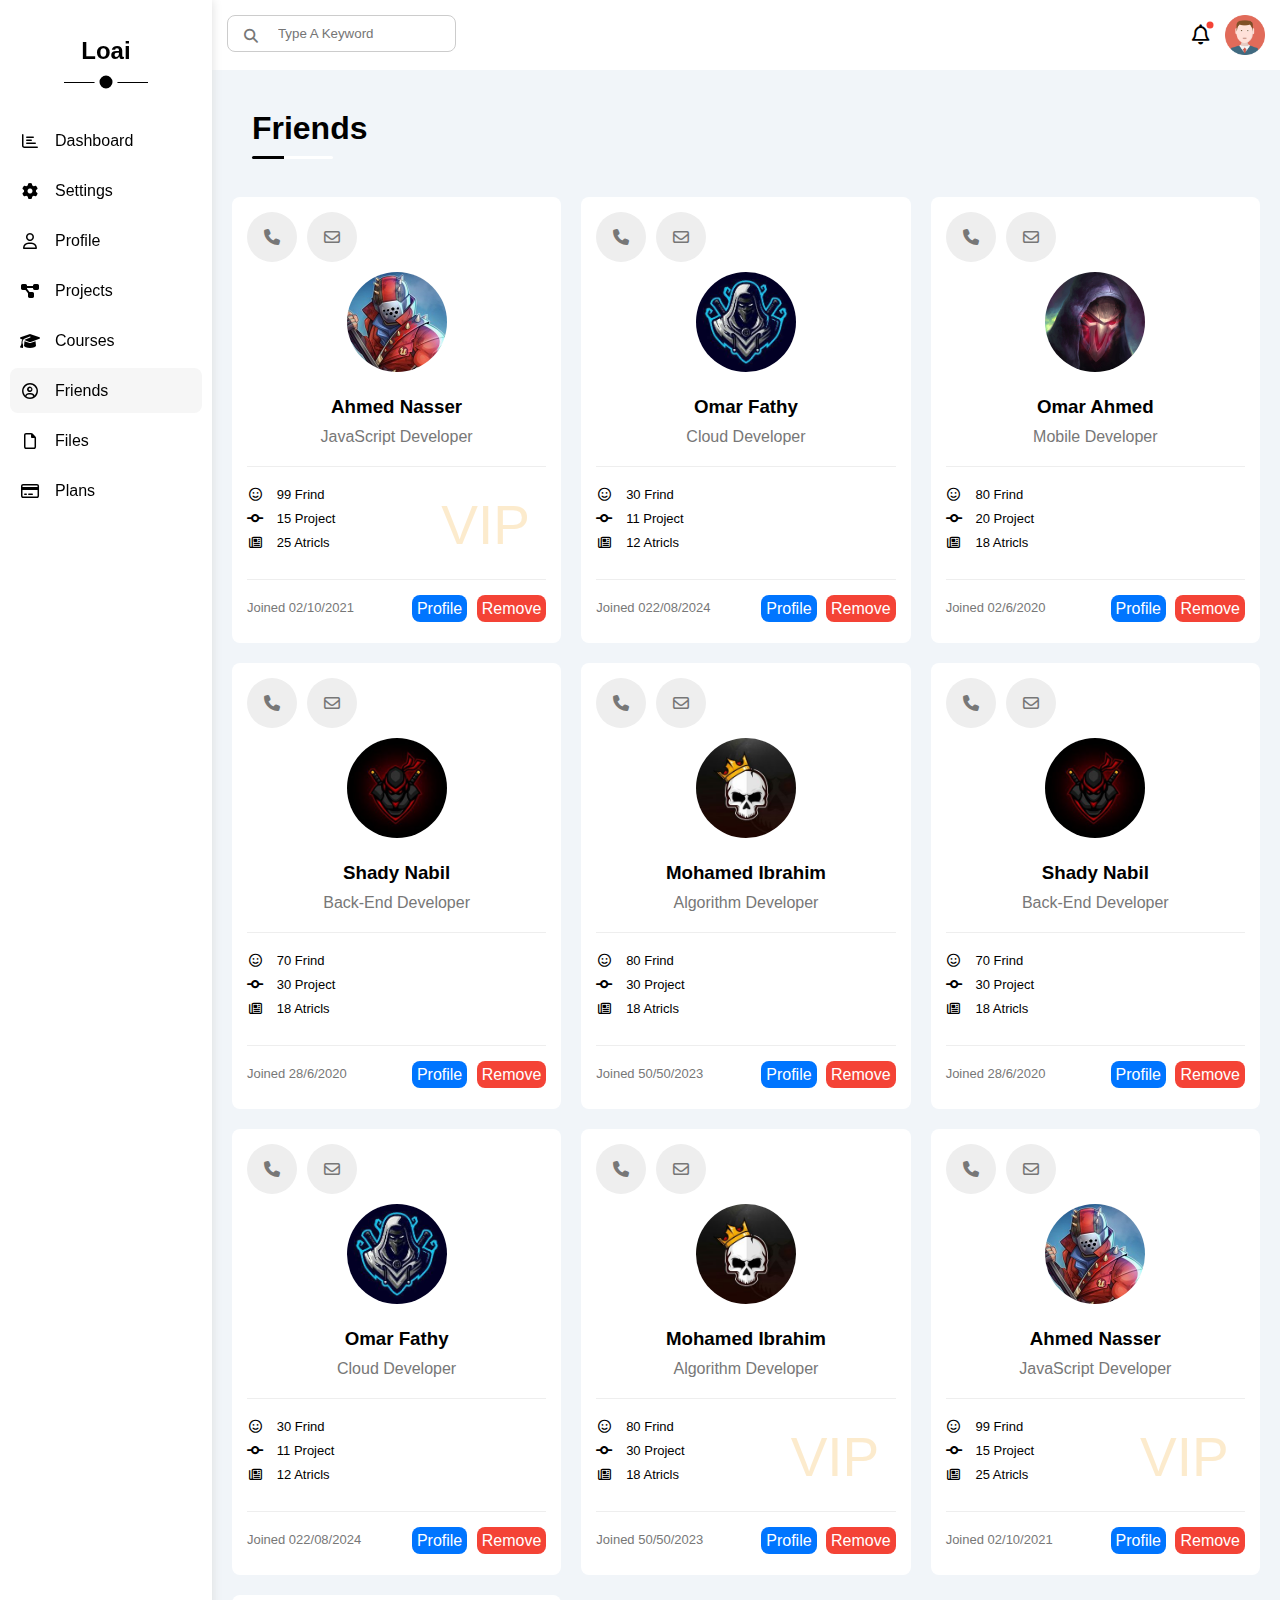
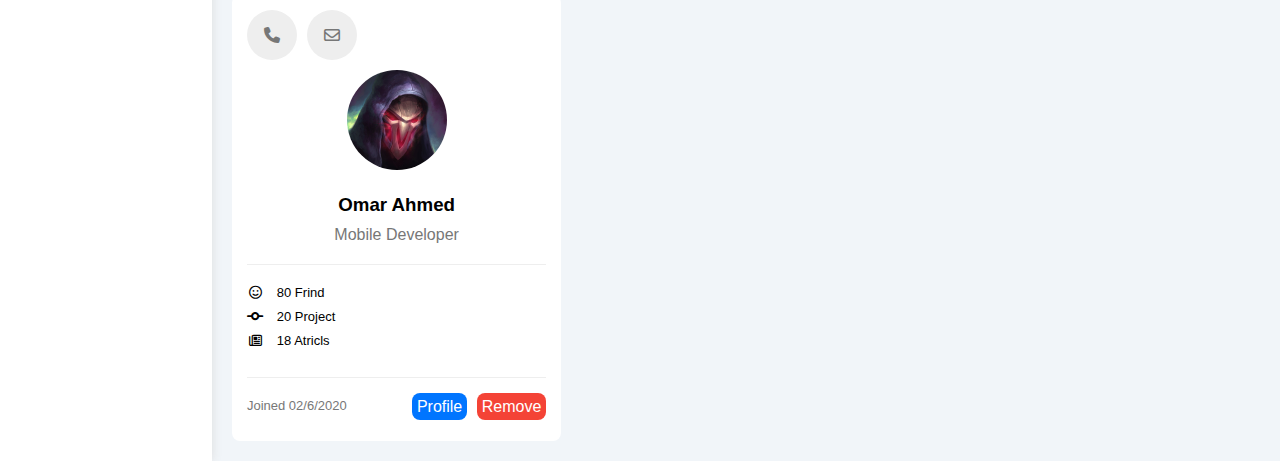
<file: Friends.html>
<!DOCTYPE html>
<html lang="en">
<head>
    <meta charset="UTF-8">
    <title>Friends</title>
    <link rel="stylesheet" href="Friends.css">
    <link rel="stylesheet" href="all.min.css">
    <link rel="stylesheet" href="common.css">
    <link rel="stylesheet" href="framwork.css">

</head>
<body>

<!-- Start page -->
<div class="page">
<!-- Start sidebar -->
<div class="sidebar box-sh-min ">
    <div class="hold">
    <h2>Loai</h2>

    <ul class="flex flex-d-c al-s">
        <li>
            <a  href="index.html">
                <i class="fa-regular fa-chart-bar fa-fw"></i>
                <p>Dashboard</p>
            </a>
        </li>
        <li>
            <a  href="Settings.html">
                <i class="fa-solid fa-gear fa-fw"></i>
                <p>Settings</p>
            </a>
        </li>
        <li>
            <a href="Profile.html">
                <i class="fa-regular fa-user fa-fw"></i>
                <p>Profile</p>
            </a>
        </li>
        <li>
            <a href="Projects.html">
                <i class="fa-solid fa-diagram-project fa-fw"></i>
                <p>Projects</p>
            </a>
        </li>
        <li>
            <a href="Courses.html">
                <i class="fa-solid fa-graduation-cap fa-fw"></i>
                <p>Courses</p>
            </a>
        </li>
        <li>
            <a class="active" href="Friends.html">
                <i class="fa-regular fa-circle-user fa-fw"></i>
                <p>Friends</p>
            </a>
        </li>
        <li>
            <a href="Files.html">
                <i class="fa-regular fa-file fa-fw"></i>
                <p>Files</p>
            </a>
        </li>
        <li>
            <a href="Plans.html">
                <i class="fa-regular fa-credit-card fa-fw"></i>
                <p>Plans</p>
            </a>
        </li>
    </ul>
  </div>

</div>
<!-- End sidebar -->

<!-- Start hea-con -->
<div class="hea-con">
<!-- Start header -->
 <header>
    <div class="flex ju-b">
        <div class="hold-input">
            <input type="search" placeholder="Type A Keyword">
        </div>
        <div class="flex al-c">
            <i class="fa-regular fa-bell fa-lg"></i>
            <img src="img/avatar.png" alt="">
        </div>
    </div>
 </header>
 <!-- End header --> 


<!-- Start content -->

<div class="content">
 <h1>Friends</h1>
 
 <div class="boxies ">
    <div class="box bac-white p-15 border-r-8 p-r">
        <div class="top flex gap-10 m-b-10">
            <div class="hold-i w-50px h-50px border-r-50 flex ju-c al-c bac-eee"><i class="fa-solid fa-phone c-777"></i></div>
            <div class="hold-i w-50px h-50px border-r-50 flex ju-c al-c bac-eee"><i class="fa-regular fa-envelope c-777"></i></div>
        </div>

        <div class="img-text text-c p-b-20 border-b m-b-20">
            <img class="w-100px border-r-50 m-b-20" src="img/friend-01.jpg" alt="">
            <div class="text">
                <h3>Ahmed Nasser</h3>
                <p class="c-777 m-t-10">JavaScript Developer</p>
            </div>
        </div>

        <div class="icons font-s p-b-20 border-b">
            <ul>
                <li><i class="fa-regular fa-face-smile fa-fw m-r-10 m-b-10"></i> 99 Frind</li>
                <li><i class="fa-solid fa-code-commit fa-fw  m-r-10 m-b-10"></i> 15 Project</li>
                <li><i class="fa-regular fa-newspaper fa-fw  m-r-10 m-b-10"></i> 25 Atricls</li>
            </ul>
        </div>
        <div class="foot flex ju-b p-t-10 m-b-10">
            <div class="date p-t-10">
                <p class="c-777 font-s">Joined 02/10/2021</p>
            </div>

            <div class="button p-t-10">
                <a class="w-fi bac-min c-white p-5 border-r-8" href="Profile.html">Profile</a>
                <a class="w-fi bac-red c-white p-5 border-r-8 m-l-5" href="#">Remove</a>

            </div>
        </div>

    </div>

    <div class="box bac-white p-15 border-r-8">
        <div class="top flex gap-10 m-b-10">
            <div class="hold-i w-50px h-50px border-r-50 flex ju-c al-c bac-eee"><i class="fa-solid fa-phone c-777"></i></div>
            <div class="hold-i w-50px h-50px border-r-50 flex ju-c al-c bac-eee"><i class="fa-regular fa-envelope c-777"></i></div>
        </div>

        <div class="img-text text-c p-b-20 border-b m-b-20">
            <img class="w-100px border-r-50 m-b-20" src="img/friend-02.jpg" alt="">
            <div class="text">
                <h3>Omar Fathy</h3>
                <p class="c-777 m-t-10">Cloud Developer</p>
            </div>
        </div>

        <div class="icons font-s p-b-20 border-b">
            <ul>
                <li><i class="fa-regular fa-face-smile fa-fw m-r-10 m-b-10"></i> 30 Frind</li>
                <li><i class="fa-solid fa-code-commit fa-fw  m-r-10 m-b-10"></i> 11 Project</li>
                <li><i class="fa-regular fa-newspaper fa-fw  m-r-10 m-b-10"></i> 12 Atricls</li>
            </ul>
        </div>
        <div class="foot flex ju-b p-t-10 m-b-10">
            <div class="date p-t-10">
                <p class="c-777 font-s">Joined 022/08/2024</p>
            </div>

            <div class="button p-t-10">
                <a class="w-fi bac-min c-white p-5 border-r-8" href="Profile.html">Profile</a>
                <a class="w-fi bac-red c-white p-5 border-r-8 m-l-5" href="#">Remove</a>

            </div>
        </div>

    </div>

    <div class="box bac-white p-15 border-r-8">
        <div class="top flex gap-10 m-b-10">
            <div class="hold-i w-50px h-50px border-r-50 flex ju-c al-c bac-eee"><i class="fa-solid fa-phone c-777"></i></div>
            <div class="hold-i w-50px h-50px border-r-50 flex ju-c al-c bac-eee"><i class="fa-regular fa-envelope c-777"></i></div>
        </div>

        <div class="img-text text-c p-b-20 border-b m-b-20">
            <img class="w-100px border-r-50 m-b-20" src="img/friend-03.jpg" alt="">
            <div class="text">
                <h3>Omar Ahmed</h3>
                <p class="c-777 m-t-10">Mobile Developer</p>
            </div>
        </div>

        <div class="icons font-s p-b-20 border-b">
            <ul>
                <li><i class="fa-regular fa-face-smile fa-fw m-r-10 m-b-10"></i> 80 Frind</li>
                <li><i class="fa-solid fa-code-commit fa-fw  m-r-10 m-b-10"></i> 20 Project</li>
                <li><i class="fa-regular fa-newspaper fa-fw  m-r-10 m-b-10"></i> 18 Atricls</li>
            </ul>
        </div>
        <div class="foot flex ju-b p-t-10 m-b-10">
            <div class="date p-t-10">
                <p class="c-777 font-s">Joined 02/6/2020</p>
            </div>

            <div class="button p-t-10">
                <a class="w-fi bac-min c-white p-5 border-r-8" href="Profile.html">Profile</a>
                <a class="w-fi bac-red c-white p-5 border-r-8 m-l-5" href="#">Remove</a>

            </div>
        </div>

    </div>

    <div class="box bac-white p-15 border-r-8">
        <div class="top flex gap-10 m-b-10">
            <div class="hold-i w-50px h-50px border-r-50 flex ju-c al-c bac-eee"><i class="fa-solid fa-phone c-777"></i></div>
            <div class="hold-i w-50px h-50px border-r-50 flex ju-c al-c bac-eee"><i class="fa-regular fa-envelope c-777"></i></div>
        </div>

        <div class="img-text text-c p-b-20 border-b m-b-20">
            <img class="w-100px border-r-50 m-b-20" src="img/friend-04.jpg" alt="">
            <div class="text">
                <h3>Shady Nabil</h3>
                <p class="c-777 m-t-10">Back-End Developer</p>
            </div>
        </div>

        <div class="icons font-s p-b-20 border-b">
            <ul>
                <li><i class="fa-regular fa-face-smile fa-fw m-r-10 m-b-10"></i> 70 Frind</li>
                <li><i class="fa-solid fa-code-commit fa-fw  m-r-10 m-b-10"></i> 30 Project</li>
                <li><i class="fa-regular fa-newspaper fa-fw  m-r-10 m-b-10"></i> 18 Atricls</li>
            </ul>
        </div>
        <div class="foot flex ju-b p-t-10 m-b-10">
            <div class="date p-t-10">
                <p class="c-777 font-s">Joined 28/6/2020</p>
            </div>

            <div class="button p-t-10">
                <a class="w-fi bac-min c-white p-5 border-r-8" href="Profile.html">Profile</a>
                <a class="w-fi bac-red c-white p-5 border-r-8 m-l-5" href="#">Remove</a>

            </div>
        </div>

    </div>

    <div class="box bac-white p-15 border-r-8">
        <div class="top flex gap-10 m-b-10">
            <div class="hold-i w-50px h-50px border-r-50 flex ju-c al-c bac-eee"><i class="fa-solid fa-phone c-777"></i></div>
            <div class="hold-i w-50px h-50px border-r-50 flex ju-c al-c bac-eee"><i class="fa-regular fa-envelope c-777"></i></div>
        </div>

        <div class="img-text text-c p-b-20 border-b m-b-20">
            <img class="w-100px border-r-50 m-b-20" src="img/friend-05.jpg" alt="">
            <div class="text">
                <h3>Mohamed Ibrahim</h3>
                <p class="c-777 m-t-10">Algorithm  Developer</p>
            </div>
        </div>

        <div class="icons font-s p-b-20 border-b">
            <ul>
                <li><i class="fa-regular fa-face-smile fa-fw m-r-10 m-b-10"></i> 80 Frind</li>
                <li><i class="fa-solid fa-code-commit fa-fw  m-r-10 m-b-10"></i> 30 Project</li>
                <li><i class="fa-regular fa-newspaper fa-fw  m-r-10 m-b-10"></i> 18 Atricls</li>
            </ul>
        </div>
        <div class="foot flex ju-b p-t-10 m-b-10">
            <div class="date p-t-10">
                <p class="c-777 font-s">Joined 50/50/2023</p>
            </div>

            <div class="button p-t-10">
                <a class="w-fi bac-min c-white p-5 border-r-8" href="Profile.html">Profile</a>
                <a class="w-fi bac-red c-white p-5 border-r-8 m-l-5" href="#">Remove</a>

            </div>
        </div>

    </div>

    <div class="box bac-white p-15 border-r-8">
        <div class="top flex gap-10 m-b-10">
            <div class="hold-i w-50px h-50px border-r-50 flex ju-c al-c bac-eee"><i class="fa-solid fa-phone c-777"></i></div>
            <div class="hold-i w-50px h-50px border-r-50 flex ju-c al-c bac-eee"><i class="fa-regular fa-envelope c-777"></i></div>
        </div>

        <div class="img-text text-c p-b-20 border-b m-b-20">
            <img class="w-100px border-r-50 m-b-20" src="img/friend-04.jpg" alt="">
            <div class="text">
                <h3>Shady Nabil</h3>
                <p class="c-777 m-t-10">Back-End Developer</p>
            </div>
        </div>

        <div class="icons font-s p-b-20 border-b">
            <ul>
                <li><i class="fa-regular fa-face-smile fa-fw m-r-10 m-b-10"></i> 70 Frind</li>
                <li><i class="fa-solid fa-code-commit fa-fw  m-r-10 m-b-10"></i> 30 Project</li>
                <li><i class="fa-regular fa-newspaper fa-fw  m-r-10 m-b-10"></i> 18 Atricls</li>
            </ul>
        </div>
        <div class="foot flex ju-b p-t-10 m-b-10">
            <div class="date p-t-10">
                <p class="c-777 font-s">Joined 28/6/2020</p>
            </div>

            <div class="button p-t-10">
                <a class="w-fi bac-min c-white p-5 border-r-8" href="Profile.html">Profile</a>
                <a class="w-fi bac-red c-white p-5 border-r-8 m-l-5" href="#">Remove</a>

            </div>
        </div>

    </div>

    <div class="box bac-white p-15 border-r-8">
        <div class="top flex gap-10 m-b-10">
            <div class="hold-i w-50px h-50px border-r-50 flex ju-c al-c bac-eee"><i class="fa-solid fa-phone c-777"></i></div>
            <div class="hold-i w-50px h-50px border-r-50 flex ju-c al-c bac-eee"><i class="fa-regular fa-envelope c-777"></i></div>
        </div>

        <div class="img-text text-c p-b-20 border-b m-b-20">
            <img class="w-100px border-r-50 m-b-20" src="img/friend-02.jpg" alt="">
            <div class="text">
                <h3>Omar Fathy</h3>
                <p class="c-777 m-t-10">Cloud Developer</p>
            </div>
        </div>

        <div class="icons font-s p-b-20 border-b">
            <ul>
                <li><i class="fa-regular fa-face-smile fa-fw m-r-10 m-b-10"></i> 30 Frind</li>
                <li><i class="fa-solid fa-code-commit fa-fw  m-r-10 m-b-10"></i> 11 Project</li>
                <li><i class="fa-regular fa-newspaper fa-fw  m-r-10 m-b-10"></i> 12 Atricls</li>
            </ul>
        </div>
        <div class="foot flex ju-b p-t-10 m-b-10">
            <div class="date p-t-10">
                <p class="c-777 font-s">Joined 022/08/2024</p>
            </div>

            <div class="button p-t-10">
                <a class="w-fi bac-min c-white p-5 border-r-8" href="Profile.html">Profile</a>
                <a class="w-fi bac-red c-white p-5 border-r-8 m-l-5" href="#">Remove</a>

            </div>
        </div>

    </div>

    <div class="box bac-white p-15 border-r-8 p-r">
        <div class="top flex gap-10 m-b-10">
            <div class="hold-i w-50px h-50px border-r-50 flex ju-c al-c bac-eee"><i class="fa-solid fa-phone c-777"></i></div>
            <div class="hold-i w-50px h-50px border-r-50 flex ju-c al-c bac-eee"><i class="fa-regular fa-envelope c-777"></i></div>
        </div>

        <div class="img-text text-c p-b-20 border-b m-b-20">
            <img class="w-100px border-r-50 m-b-20" src="img/friend-05.jpg" alt="">
            <div class="text">
                <h3>Mohamed Ibrahim</h3>
                <p class="c-777 m-t-10">Algorithm  Developer</p>
            </div>
        </div>

        <div class="icons font-s p-b-20 border-b">
            <ul>
                <li><i class="fa-regular fa-face-smile fa-fw m-r-10 m-b-10"></i> 80 Frind</li>
                <li><i class="fa-solid fa-code-commit fa-fw  m-r-10 m-b-10"></i> 30 Project</li>
                <li><i class="fa-regular fa-newspaper fa-fw  m-r-10 m-b-10"></i> 18 Atricls</li>
            </ul>
        </div>
        <div class="foot flex ju-b p-t-10 m-b-10">
            <div class="date p-t-10">
                <p class="c-777 font-s">Joined 50/50/2023</p>
            </div>

            <div class="button p-t-10">
                <a class="w-fi bac-min c-white p-5 border-r-8" href="Profile.html">Profile</a>
                <a class="w-fi bac-red c-white p-5 border-r-8 m-l-5" href="#">Remove</a>

            </div>
        </div>

    </div>

    <div class="box bac-white p-15 border-r-8 p-r">
        <div class="top flex gap-10 m-b-10">
            <div class="hold-i w-50px h-50px border-r-50 flex ju-c al-c bac-eee"><i class="fa-solid fa-phone c-777"></i></div>
            <div class="hold-i w-50px h-50px border-r-50 flex ju-c al-c bac-eee"><i class="fa-regular fa-envelope c-777"></i></div>
        </div>

        <div class="img-text text-c p-b-20 border-b m-b-20">
            <img class="w-100px border-r-50 m-b-20" src="img/friend-01.jpg" alt="">
            <div class="text">
                <h3>Ahmed Nasser</h3>
                <p class="c-777 m-t-10">JavaScript Developer</p>
            </div>
        </div>

        <div class="icons font-s p-b-20 border-b">
            <ul>
                <li><i class="fa-regular fa-face-smile fa-fw m-r-10 m-b-10"></i> 99 Frind</li>
                <li><i class="fa-solid fa-code-commit fa-fw  m-r-10 m-b-10"></i> 15 Project</li>
                <li><i class="fa-regular fa-newspaper fa-fw  m-r-10 m-b-10"></i> 25 Atricls</li>
            </ul>
        </div>
        <div class="foot flex ju-b p-t-10 m-b-10">
            <div class="date p-t-10">
                <p class="c-777 font-s">Joined 02/10/2021</p>
            </div>

            <div class="button p-t-10">
                <a class="w-fi bac-min c-white p-5 border-r-8" href="Profile.html">Profile</a>
                <a class="w-fi bac-red c-white p-5 border-r-8 m-l-5" href="#">Remove</a>

            </div>
        </div>

    </div>

    <div class="box bac-white p-15 border-r-8">
        <div class="top flex gap-10 m-b-10">
            <div class="hold-i w-50px h-50px border-r-50 flex ju-c al-c bac-eee"><i class="fa-solid fa-phone c-777"></i></div>
            <div class="hold-i w-50px h-50px border-r-50 flex ju-c al-c bac-eee"><i class="fa-regular fa-envelope c-777"></i></div>
        </div>

        <div class="img-text text-c p-b-20 border-b m-b-20">
            <img class="w-100px border-r-50 m-b-20" src="img/friend-03.jpg" alt="">
            <div class="text">
                <h3>Omar Ahmed</h3>
                <p class="c-777 m-t-10">Mobile Developer</p>
            </div>
        </div>

        <div class="icons font-s p-b-20 border-b">
            <ul>
                <li><i class="fa-regular fa-face-smile fa-fw m-r-10 m-b-10"></i> 80 Frind</li>
                <li><i class="fa-solid fa-code-commit fa-fw  m-r-10 m-b-10"></i> 20 Project</li>
                <li><i class="fa-regular fa-newspaper fa-fw  m-r-10 m-b-10"></i> 18 Atricls</li>
            </ul>
        </div>
        <div class="foot flex ju-b p-t-10 m-b-10">
            <div class="date p-t-10">
                <p class="c-777 font-s">Joined 02/6/2020</p>
            </div>

            <div class="button p-t-10">
                <a class="w-fi bac-min c-white p-5 border-r-8" href="Profile.html">Profile</a>
                <a class="w-fi bac-red c-white p-5 border-r-8 m-l-5" href="#">Remove</a>

            </div>
        </div>

    </div>

    
 </div>
 </div>

<!-- End content -->

</div>
<!-- End hea-con -->

</div>
<!-- End page -->


    
</body>
</html>
</file>
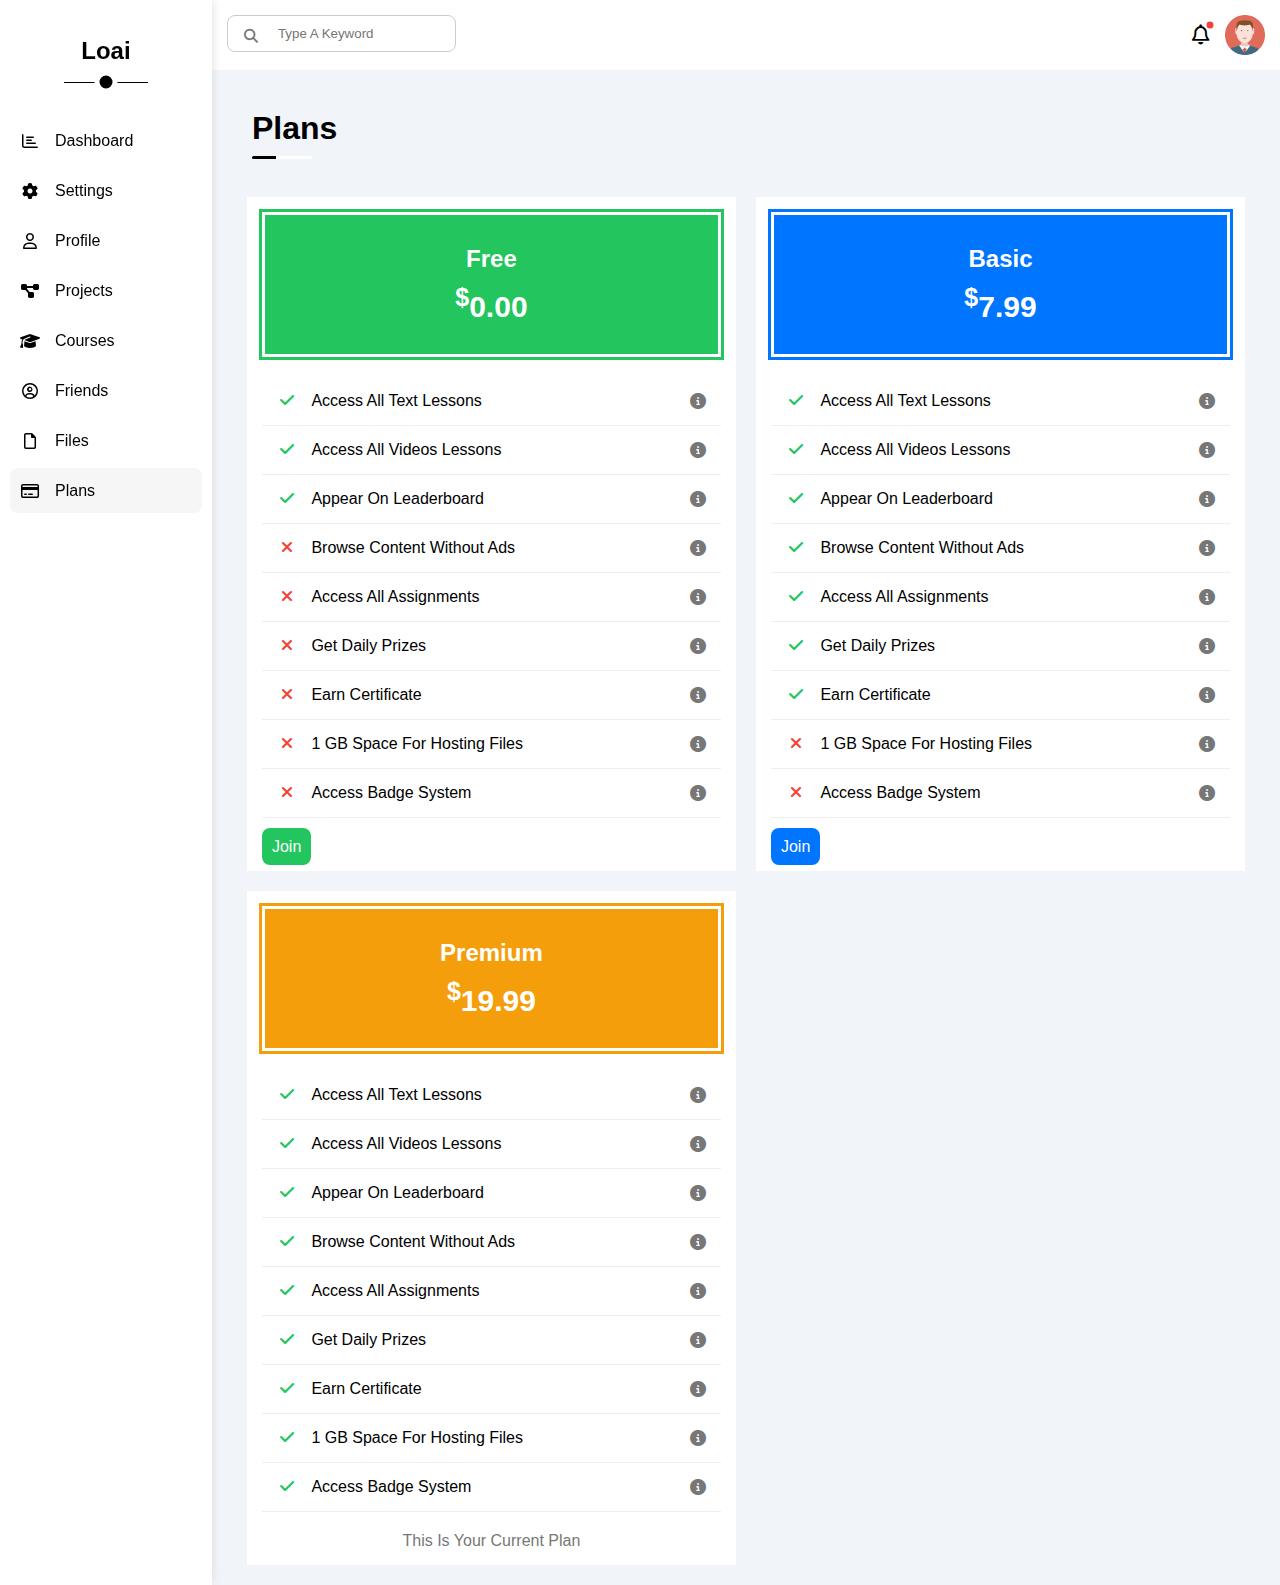
<file: Plans.html>
<!DOCTYPE html>
<html lang="en">
<head>
    <meta charset="UTF-8">
    <title>Plans</title>
    <link rel="stylesheet" href="Plans.css">
    <link rel="stylesheet" href="all.min.css">
    <link rel="stylesheet" href="common.css">
    <link rel="stylesheet" href="framwork.css">

</head>
<body>

<!-- Start page -->
<div class="page">
<!-- Start sidebar -->
<div class="sidebar box-sh-min ">
    <div class="hold">
    <h2>Loai</h2>

    <ul class="flex flex-d-c al-s">
        <li>
            <a  href="index.html">
                <i class="fa-regular fa-chart-bar fa-fw"></i>
                <p>Dashboard</p>
            </a>
        </li>
        <li>
            <a  href="Settings.html">
                <i class="fa-solid fa-gear fa-fw"></i>
                <p>Settings</p>
            </a>
        </li>
        <li>
            <a href="Profile.html">
                <i class="fa-regular fa-user fa-fw"></i>
                <p>Profile</p>
            </a>
        </li>
        <li>
            <a href="Projects.html">
                <i class="fa-solid fa-diagram-project fa-fw"></i>
                <p>Projects</p>
            </a>
        </li>
        <li>
            <a href="Courses.html">
                <i class="fa-solid fa-graduation-cap fa-fw"></i>
                <p>Courses</p>
            </a>
        </li>
        <li>
            <a href="Friends.html">
                <i class="fa-regular fa-circle-user fa-fw"></i>
                <p>Friends</p>
            </a>
        </li>
        <li>
            <a href="Files.html">
                <i class="fa-regular fa-file fa-fw"></i>
                <p>Files</p>
            </a>
        </li>
        <li>
            <a class="active"  href="Plans.html">
                <i class="fa-regular fa-credit-card fa-fw"></i>
                <p>Plans</p>
            </a>
        </li>
    </ul>
  </div>

</div>
<!-- End sidebar -->

<!-- Start hea-con -->
<div class="hea-con">
<!-- Start header -->
 <header>
    <div class="flex ju-b">
        <div class="hold-input">
            <input type="search" placeholder="Type A Keyword">
        </div>
        <div class="flex al-c">
            <i class="fa-regular fa-bell fa-lg"></i>
            <img src="img/avatar.png" alt="">
        </div>
    </div>
 </header>
 <!-- End header --> 


<!-- Start content -->

<div class="content">
 <h1>Plans</h1>
 
 <div class="boxies">
    <div class="box bac-white p-15">
        <div class="top c-white bac-green w-100 m-b-20 text-c p-30">
            <h2>Free</h2>
            <p class="font-s-20"><sup>$</sup>0.00</p>
        </div>
        <ul class="w-100">
            <li class="flex ju-b al-c p-15 border-b w-100 gap-15">
                <div class="ic-te">
                    <i class="fa-solid fa-check fa-fw yes c-green m-r-10"></i>
                    <p class="inline">Access All Text Lessons</p>
                </div>
                <i class="fa-solid fa-circle-info help c-777"></i>
            </li>
            <li class="flex ju-b al-c p-15 border-b w-100 gap-15">
                <div class="ic-te">
                    <i class="fa-solid fa-check fa-fw yes c-green m-r-10"></i>
                    <p class="inline">Access All Videos Lessons</p>
                </div>
                <i class="fa-solid fa-circle-info help c-777"></i>
            </li>
            <li class="flex ju-b al-c p-15 border-b w-100 gap-15">
                <div class="ic-te">
                    <i class="fa-solid fa-check fa-fw yes c-green m-r-10"></i>
                    <p class="inline">Appear On Leaderboard</p>
                </div>
                <i class="fa-solid fa-circle-info help c-777"></i>
            </li>
            <li class="flex ju-b al-c p-15 border-b w-100 gap-15">
                <div class="ic-te">
                    <i class="fa-solid fa-xmark fa-fw c-red m-r-10"></i>
                    <p class="inline">Browse Content Without Ads</p>
                </div>
                <i class="fa-solid fa-circle-info help  c-777"></i>
            </li>
            <li class="flex ju-b al-c p-15 border-b w-100 gap-15">
                <div class="ic-te">
                    <i class="fa-solid fa-xmark fa-fw c-red m-r-10"></i>
                    <p class="inline">Access All Assignments</p>
                </div>
                <i class="fa-solid fa-circle-info help  c-777"></i>
            </li>
            <li class="flex ju-b al-c p-15 border-b w-100 gap-15">
                <div class="ic-te">
                    <i class="fa-solid fa-xmark fa-fw c-red m-r-10"></i>
                    <p class="inline">Get Daily Prizes</p>
                </div>
                <i class="fa-solid fa-circle-info help  c-777"></i>
            </li>
            <li class="flex ju-b al-c p-15 border-b w-100 gap-15">
                <div class="ic-te">
                    <i class="fa-solid fa-xmark fa-fw c-red m-r-10"></i>
                    <p class="inline">Earn Certificate</p>
                </div>
                <i class="fa-solid fa-circle-info help  c-777"></i>
            </li>
            <li class="flex ju-b al-c p-15 border-b w-100 gap-15">
                <div class="ic-te">
                    <i class="fa-solid fa-xmark fa-fw c-red m-r-10"></i>
                    <p class="inline">1 GB Space For Hosting Files</p>
                </div>
                <i class="fa-solid fa-circle-info help  c-777"></i>
            </li>
            <li class="flex ju-b al-c p-15 border-b w-100 gap-15 m-b-20">
                <div class="ic-te">
                    <i class="fa-solid fa-xmark fa-fw c-red m-r-10"></i>
                    <p class="inline">Access Badge System</p>
                </div>
                <i class="fa-solid fa-circle-info help  c-777"></i>
            </li>
        </ul>

        <a class="w-fi p-10 c-white border-r-8 bac-green" href="#">Join</a>
    </div>

    <div class="box bac-white p-15">
        <div class="top c-white bac-min w-100 m-b-20 text-c p-30">
            <h2>Basic</h2>
            <p class="font-s-20"><sup>$</sup>7.99</p>
        </div>
        <ul class="w-100">
            <li class="flex ju-b al-c p-15 border-b w-100 gap-15">
                <div class="ic-te">
                    <i class="fa-solid fa-check fa-fw yes c-green m-r-10"></i>
                    <p class="inline">Access All Text Lessons</p>
                </div>
                <i class="fa-solid fa-circle-info help c-777"></i>
            </li>
            <li class="flex ju-b al-c p-15 border-b w-100 gap-15">
                <div class="ic-te">
                    <i class="fa-solid fa-check fa-fw yes c-green m-r-10"></i>
                    <p class="inline">Access All Videos Lessons</p>
                </div>
                <i class="fa-solid fa-circle-info help c-777"></i>
            </li>
            <li class="flex ju-b al-c p-15 border-b w-100 gap-15">
                <div class="ic-te">
                    <i class="fa-solid fa-check fa-fw yes c-green m-r-10"></i>
                    <p class="inline">Appear On Leaderboard</p>
                </div>
                <i class="fa-solid fa-circle-info help c-777"></i>
            </li>
            <li class="flex ju-b al-c p-15 border-b w-100 gap-15">
                <div class="ic-te">
                    <i class="fa-solid fa-check fa-fw yes c-green m-r-10"></i>
                    <p class="inline">Browse Content Without Ads</p>
                </div>
                <i class="fa-solid fa-circle-info help  c-777"></i>
            </li>
            <li class="flex ju-b al-c p-15 border-b w-100 gap-15">
                <div class="ic-te">
                    <i class="fa-solid fa-check fa-fw yes c-green m-r-10"></i>
                    <p class="inline">Access All Assignments</p>
                </div>
                <i class="fa-solid fa-circle-info help  c-777"></i>
            </li>
            <li class="flex ju-b al-c p-15 border-b w-100 gap-15">
                <div class="ic-te">
                    <i class="fa-solid fa-check fa-fw yes c-green m-r-10"></i>
                    <p class="inline">Get Daily Prizes</p>
                </div>
                <i class="fa-solid fa-circle-info help  c-777"></i>
            </li>
            <li class="flex ju-b al-c p-15 border-b w-100 gap-15">
                <div class="ic-te">
                    <i class="fa-solid fa-check fa-fw yes c-green m-r-10"></i>
                    <p class="inline">Earn Certificate</p>
                </div>
                <i class="fa-solid fa-circle-info help  c-777"></i>
            </li>
            <li class="flex ju-b al-c p-15 border-b w-100 gap-15">
                <div class="ic-te">
                    <i class="fa-solid fa-xmark fa-fw c-red m-r-10"></i>
                    <p class="inline">1 GB Space For Hosting Files</p>
                </div>
                <i class="fa-solid fa-circle-info help  c-777"></i>
            </li>
            <li class="flex ju-b al-c p-15 border-b w-100 gap-15 m-b-20">
                <div class="ic-te">
                    <i class="fa-solid fa-xmark fa-fw c-red m-r-10"></i>
                    <p class="inline">Access Badge System</p>
                </div>
                <i class="fa-solid fa-circle-info help  c-777"></i>
            </li>
        </ul>

        <a class="w-fi p-10 c-white border-r-8 bac-min" href="#">Join</a>
    </div>

    <div class="box bac-white p-15">
        <div class="top c-white bac-orange w-100 m-b-20 text-c p-30">
            <h2>Premium</h2>
            <p class="font-s-20"><sup>$</sup>19.99</p>
        </div>
        <ul class="w-100">
            <li class="flex ju-b al-c p-15 border-b w-100 gap-15">
                <div class="ic-te">
                    <i class="fa-solid fa-check fa-fw yes c-green m-r-10"></i>
                    <p class="inline">Access All Text Lessons</p>
                </div>
                <i class="fa-solid fa-circle-info help c-777"></i>
            </li>
            <li class="flex ju-b al-c p-15 border-b w-100 gap-15">
                <div class="ic-te">
                    <i class="fa-solid fa-check fa-fw yes c-green m-r-10"></i>
                    <p class="inline">Access All Videos Lessons</p>
                </div>
                <i class="fa-solid fa-circle-info help c-777"></i>
            </li>
            <li class="flex ju-b al-c p-15 border-b w-100 gap-15">
                <div class="ic-te">
                    <i class="fa-solid fa-check fa-fw yes c-green m-r-10"></i>
                    <p class="inline">Appear On Leaderboard</p>
                </div>
                <i class="fa-solid fa-circle-info help c-777"></i>
            </li>
            <li class="flex ju-b al-c p-15 border-b w-100 gap-15">
                <div class="ic-te">
                    <i class="fa-solid fa-check fa-fw yes c-green m-r-10"></i>
                    <p class="inline">Browse Content Without Ads</p>
                </div>
                <i class="fa-solid fa-circle-info help  c-777"></i>
            </li>
            <li class="flex ju-b al-c p-15 border-b w-100 gap-15">
                <div class="ic-te">
                    <i class="fa-solid fa-check fa-fw yes c-green m-r-10"></i>
                    <p class="inline">Access All Assignments</p>
                </div>
                <i class="fa-solid fa-circle-info help  c-777"></i>
            </li>
            <li class="flex ju-b al-c p-15 border-b w-100 gap-15">
                <div class="ic-te">
                    <i class="fa-solid fa-check fa-fw yes c-green m-r-10"></i>
                    <p class="inline">Get Daily Prizes</p>
                </div>
                <i class="fa-solid fa-circle-info help  c-777"></i>
            </li>
            <li class="flex ju-b al-c p-15 border-b w-100 gap-15">
                <div class="ic-te">
                    <i class="fa-solid fa-check fa-fw yes c-green m-r-10"></i>
                    <p class="inline">Earn Certificate</p>
                </div>
                <i class="fa-solid fa-circle-info help  c-777"></i>
            </li>
            <li class="flex ju-b al-c p-15 border-b w-100 gap-15">
                <div class="ic-te">
                    <i class="fa-solid fa-check fa-fw yes c-green m-r-10"></i>
                    <p class="inline">1 GB Space For Hosting Files</p>
                </div>
                <i class="fa-solid fa-circle-info help  c-777"></i>
            </li>
            <li class="flex ju-b al-c p-15 border-b w-100 gap-15 m-b-20">
                <div class="ic-te">
                    <i class="fa-solid fa-check fa-fw yes c-green m-r-10"></i>
                    <p class="inline">Access Badge System</p>
                </div>
                <i class="fa-solid fa-circle-info help  c-777"></i>
            </li>
        </ul>

        <p class="c-777 text-c">This Is Your Current Plan</p>

    </div>

    
 </div>
 </div>

<!-- End content -->

</div>
<!-- End hea-con -->

</div>
<!-- End page -->


    
</body>
</html>
</file>
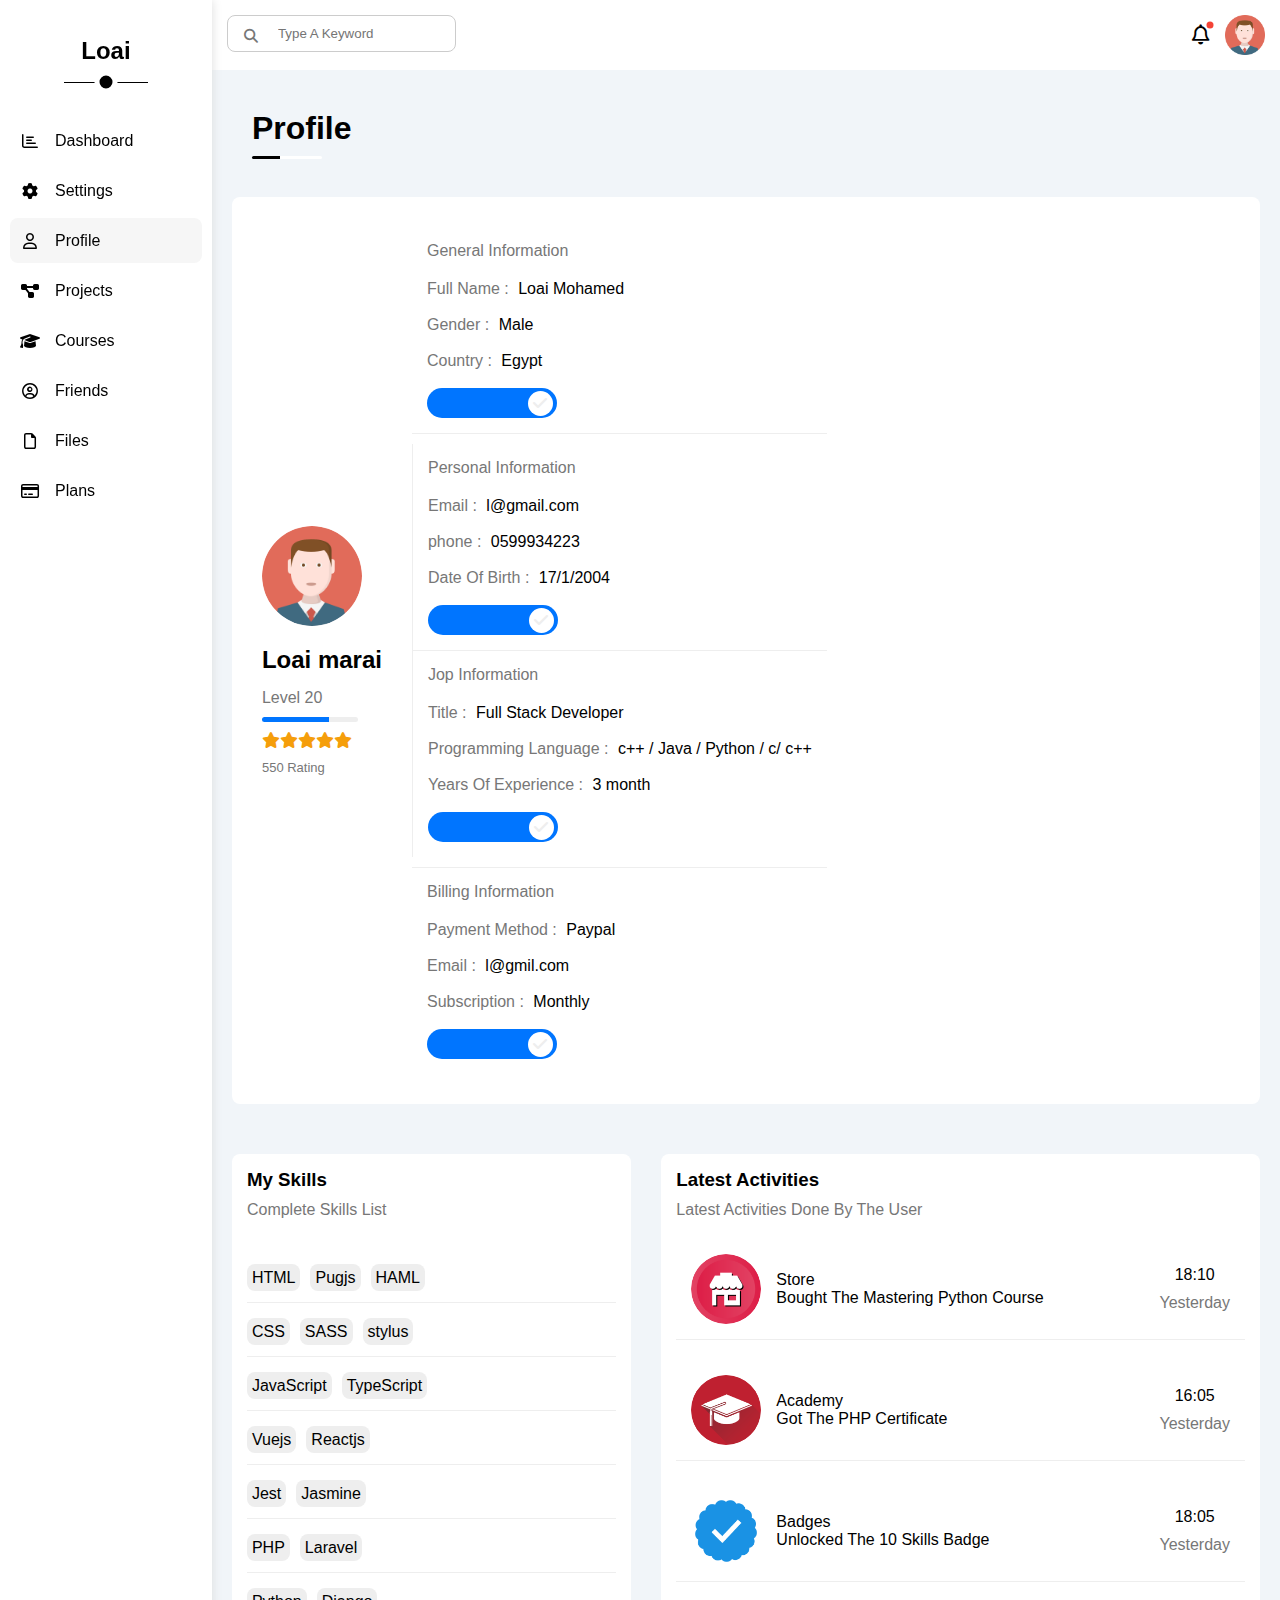
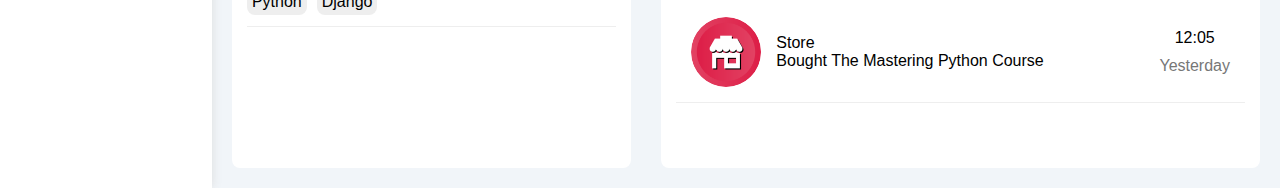
<file: Profile.html>
<!DOCTYPE html>
<html lang="en">
<head>
    <meta charset="UTF-8">
    <title>Profile</title>
    <link rel="stylesheet" href="Profile.css">
    <link rel="stylesheet" href="all.min.css">
    <link rel="stylesheet" href="common.css">
    <link rel="stylesheet" href="framwork.css">

</head>
<body>

<!-- Start page -->
<div class="page">
<!-- Start sidebar -->
<div class="sidebar box-sh-min ">
    <div class="hold">
    <h2>Loai</h2>

    <ul class="flex flex-d-c al-s">
        <li>
            <a  href="index.html">
                <i class="fa-regular fa-chart-bar fa-fw"></i>
                <p>Dashboard</p>
            </a>
        </li>
        <li>
            <a  href="Settings.html">
                <i class="fa-solid fa-gear fa-fw"></i>
                <p>Settings</p>
            </a>
        </li>
        <li>
            <a class="active" href="Profile.html">
                <i class="fa-regular fa-user fa-fw"></i>
                <p>Profile</p>
            </a>
        </li>
        <li>
            <a href="Projects.html">
                <i class="fa-solid fa-diagram-project fa-fw"></i>
                <p>Projects</p>
            </a>
        </li>
        <li>
            <a href="Courses.html">
                <i class="fa-solid fa-graduation-cap fa-fw"></i>
                <p>Courses</p>
            </a>
        </li>
        <li>
            <a href="Friends.html">
                <i class="fa-regular fa-circle-user fa-fw"></i>
                <p>Friends</p>
            </a>
        </li>
        <li>
            <a href="Files.html">
                <i class="fa-regular fa-file fa-fw"></i>
                <p>Files</p>
            </a>
        </li>
        <li>
            <a href="Plans.html">
                <i class="fa-regular fa-credit-card fa-fw"></i>
                <p>Plans</p>
            </a>
        </li>
    </ul>
  </div>

</div>
<!-- End sidebar -->

<!-- Start hea-con -->
<div class="hea-con">
<!-- Start header -->
 <header>
    <div class="flex ju-b">
        <div class="hold-input">
            <input type="search" placeholder="Type A Keyword">
        </div>
        <div class="flex al-c">
            <i class="fa-regular fa-bell fa-lg"></i>
            <img src="img/avatar.png" alt="">
        </div>
    </div>
 </header>
 <!-- End header -->


<!-- Start content -->

<div class="content">
 <h1>Profile</h1>
 
 <div class="name bac-white border-r-8 p-30  w-100 flex colom-767 gap-30 al-c-767 m-b-50">
    <div class="file flex ju-c flex-d-c gap-10 al-c-767 ">
        <img  class="border-r-50 w-100px m-b-10" src="img/avatar.png" alt="">
        <h2>Loai marai</h2>
        <p class="c-777 m-t-5">Level 20</p>
        <div class="line"></div>
        <ul class="flex">
            <li><i class="fa-solid fa-star c-orange"></i></li>
            <li><i class="fa-solid fa-star c-orange"></i></li>
            <li><i class="fa-solid fa-star c-orange"></i></li>
            <li><i class="fa-solid fa-star c-orange"></i></li>
            <li><i class="fa-solid fa-star c-orange"></i></li>
        </ul>
        <p class="c-777 font-s">550 Rating</p>
    </div>

    <div class="information">
        <div class="general border-b p-b-20 p-15 m-b-10 text-c-767">
            <p class="c-777 m-b-20">General Information</p>
            <p class="c-777 inline">Full Name :</p> <p class="m-l-5 inline">Loai Mohamed</p>
            <br><br>
            <p class="c-777 inline">Gender :</p> <p class="m-l-5 inline">Male</p>
            <br><br>
            <p class="c-777 inline">Country :</p> <p class="m-l-5 inline">Egypt</p>
            <br><br>
            <div class="check">
                <label for="in">
                    <input id="in" type="checkbox" checked>
                    <div class="pol"></div>
                </label>
            </div>
        </div>

        <div class="Personal border-b border-l p-b-20 p-15 text-c-767">
            <p class="c-777 m-b-20">Personal Information</p>
            <p class="c-777 inline">Email :</p> <p class="m-l-5 inline">l@gmail.com</p>
            <br><br>
            <p class="c-777 inline">phone :</p> <p class="m-l-5 inline">0599934223</p>
            <br><br>
            <p class="c-777 inline">Date Of Birth :</p> <p class="m-l-5 inline">17/1/2004</p>
            <br><br>
            <div class="check">
                <label for="in2">
                    <input id="in2" type="checkbox" checked>
                    <div class="pol"></div>
                </label>
            </div>
        </div>

        <div class="Jop border-l p-b-20 p-15 m-b-10 text-c-767">
            <p class="c-777 m-b-20">Jop Information</p>
            <p class="c-777 inline">Title :</p> <p class="m-l-5 inline">Full Stack Developer</p>
            <br><br>
            <p class="c-777 inline">Programming Language :</p> <p class="m-l-5 inline">c++ / Java / Python / c/ c++</p>
            <br><br>
            <p class="c-777 inline">Years Of Experience :</p> <p class="m-l-5 inline">3 month</p>
            <br><br>
            <div class="check">
                <label for="in3">
                    <input id="in3" type="checkbox" checked>
                    <div class="pol"></div>
                </label>
            </div>
        </div>

        <div class="Billing border-t  p-b-20 p-15 text-c-767">
            <p class="c-777 m-b-20">Billing Information</p>
            <p class="c-777 inline">Payment Method :</p> <p class="m-l-5 inline">Paypal</p>
            <br><br>
            <p class="c-777 inline">Email :</p> <p class="m-l-5 inline">l@gmil.com</p>
            <br><br>
            <p class="c-777 inline">Subscription :</p> <p class="m-l-5 inline">Monthly</p>
            <br><br>
            <div class="check">
                <label for="in4">
                    <input id="in4" type="checkbox" checked>
                    <div class="pol"></div>
                </label>
            </div>
        </div>
    </div>

 </div>

 <div class="skils-activities flex gap-30 colom-767">
    <div class="skils bac-white border-r-8 p-15">
       <div class="top m-b-50"> 
         <h3>My Skills</h3>
         <p class="c-777 m-t-10">Complete Skills List</p>
       </div>
       <ul class="father">
        <ul class="son p-b-15 border-b flex gap-10 m-b-20">
            <li><a class="p-5 w-fi border-r-8 bac-eee t-u" href="#">html</a></li>
            <li><a class="p-5 w-fi border-r-8 bac-eee" href="#">Pugjs</a></li>
            <li><a class="p-5 w-fi border-r-8 bac-eee t-u" href="#">haml</a></li>
        </ul>
        <ul class="son p-b-15 border-b flex gap-10 m-b-20">
            <li><a class="p-5 w-fi border-r-8 bac-eee t-u" href="#">css</a></li>
            <li><a class="p-5 w-fi border-r-8 bac-eee t-u" href="#">Sass</a></li>
            <li><a class="p-5 w-fi border-r-8 bac-eee" href="#">stylus</a></li>
        </ul>
        <ul class="son p-b-15 border-b flex gap-10 m-b-20">
            <li><a class="p-5 w-fi border-r-8 bac-eee" href="#">JavaScript</a></li>
            <li><a class="p-5 w-fi border-r-8 bac-eee" href="#">TypeScript</a></li>
        </ul>
        <ul class="son p-b-15 border-b flex gap-10 m-b-20">
            <li><a class="p-5 w-fi border-r-8 bac-eee" href="#">Vuejs</a></li>
            <li><a class="p-5 w-fi border-r-8 bac-eee" href="#">Reactjs</a></li>
        </ul>
        <ul class="son p-b-15 border-b flex gap-10 m-b-20">
            <li><a class="p-5 w-fi border-r-8 bac-eee" href="#">Jest</a></li>
            <li><a class="p-5 w-fi border-r-8 bac-eee" href="#">Jasmine</a></li>
        </ul>
        <ul class="son p-b-15 border-b flex gap-10 m-b-20">
            <li><a class="p-5 w-fi border-r-8 bac-eee t-u" href="#">php</a></li>
            <li><a class="p-5 w-fi border-r-8 bac-eee" href="#">Laravel</a></li>
        </ul>
        <ul class="son p-b-15 border-b flex gap-10 m-b-20">
            <li><a class="p-5 w-fi border-r-8 bac-eee" href="#">Python</a></li>
            <li><a class="p-5 w-fi border-r-8 bac-eee" href="#">Django</a></li>
        </ul>
       </ul>
    </div>
    <div class="activities bac-white border-r-8 p-15">
        <div class="top m-b-20">
            <h3>Latest Activities</h3>
            <p class="c-777 m-t-10">Latest Activities Done By The User</p>
        </div>

        <div class="store flex ju-b gap-15 p-15 border-b ju-c al-c m-b-20">
            <div class="im-te flex gap-15 ju-c al-c">
                <img class="w-70px border-r-50" src="img/activity-01.png" alt="">
                <div class="text">
                    <p>Store</p>
                    <p>Bought The Mastering Python Course</p>
                </div>
            </div>

            <div class="date m-l-5 text-c">
                <p>18:10</p>
                <p class="c-777 m-t-10">Yesterday</p>
            </div>
        </div>

        <div class="Academy flex ju-b gap-15 p-15 border-b ju-c al-c m-b-20">
            <div class="im-te flex gap-15 ju-c al-c">
                <img class="w-70px border-r-50" src="img/activity-02.png" alt="">
                <div class="text">
                    <p>Academy</p>
                    <p>Got The PHP Certificate</p>
                </div>
            </div>

            <div class="date m-l-5 text-c">
                <p>16:05</p>
                <p class="c-777 m-t-10">Yesterday</p>
            </div>
        </div>

        <div class="Badges flex ju-b gap-15 p-15 border-b ju-c al-c m-b-20">
            <div class="im-te flex gap-15 ju-c al-c">
                <img class="w-70px border-r-50" src="img/activity-03.png" alt="">
                <div class="text">
                    <p>Badges</p>
                    <p>Unlocked The 10 Skills Badge</p>
                </div>
            </div>

            <div class="date m-l-5 text-c">
                <p>18:05</p>
                <p class="c-777 m-t-10">Yesterday</p>
            </div>
        </div>

        <div class="store flex ju-b gap-15 p-15 border-b ju-c al-c m-b-50">
            <div class="im-te flex gap-15 ju-c al-c">
                <img class="w-70px border-r-50" src="img/activity-01.png" alt="">
                <div class="text">
                    <p>Store</p>
                    <p>Bought The Mastering Python Course</p>
                </div>
            </div>

            <div class="date m-l-5 text-c">
                <p>12:05</p>
                <p class="c-777 m-t-10">Yesterday</p>
            </div>
        </div>

    </div>
 </div>


 </div>

<!-- End content -->

</div>
<!-- End hea-con -->

</div>
<!-- End page -->


    
</body>
</html>
</file>
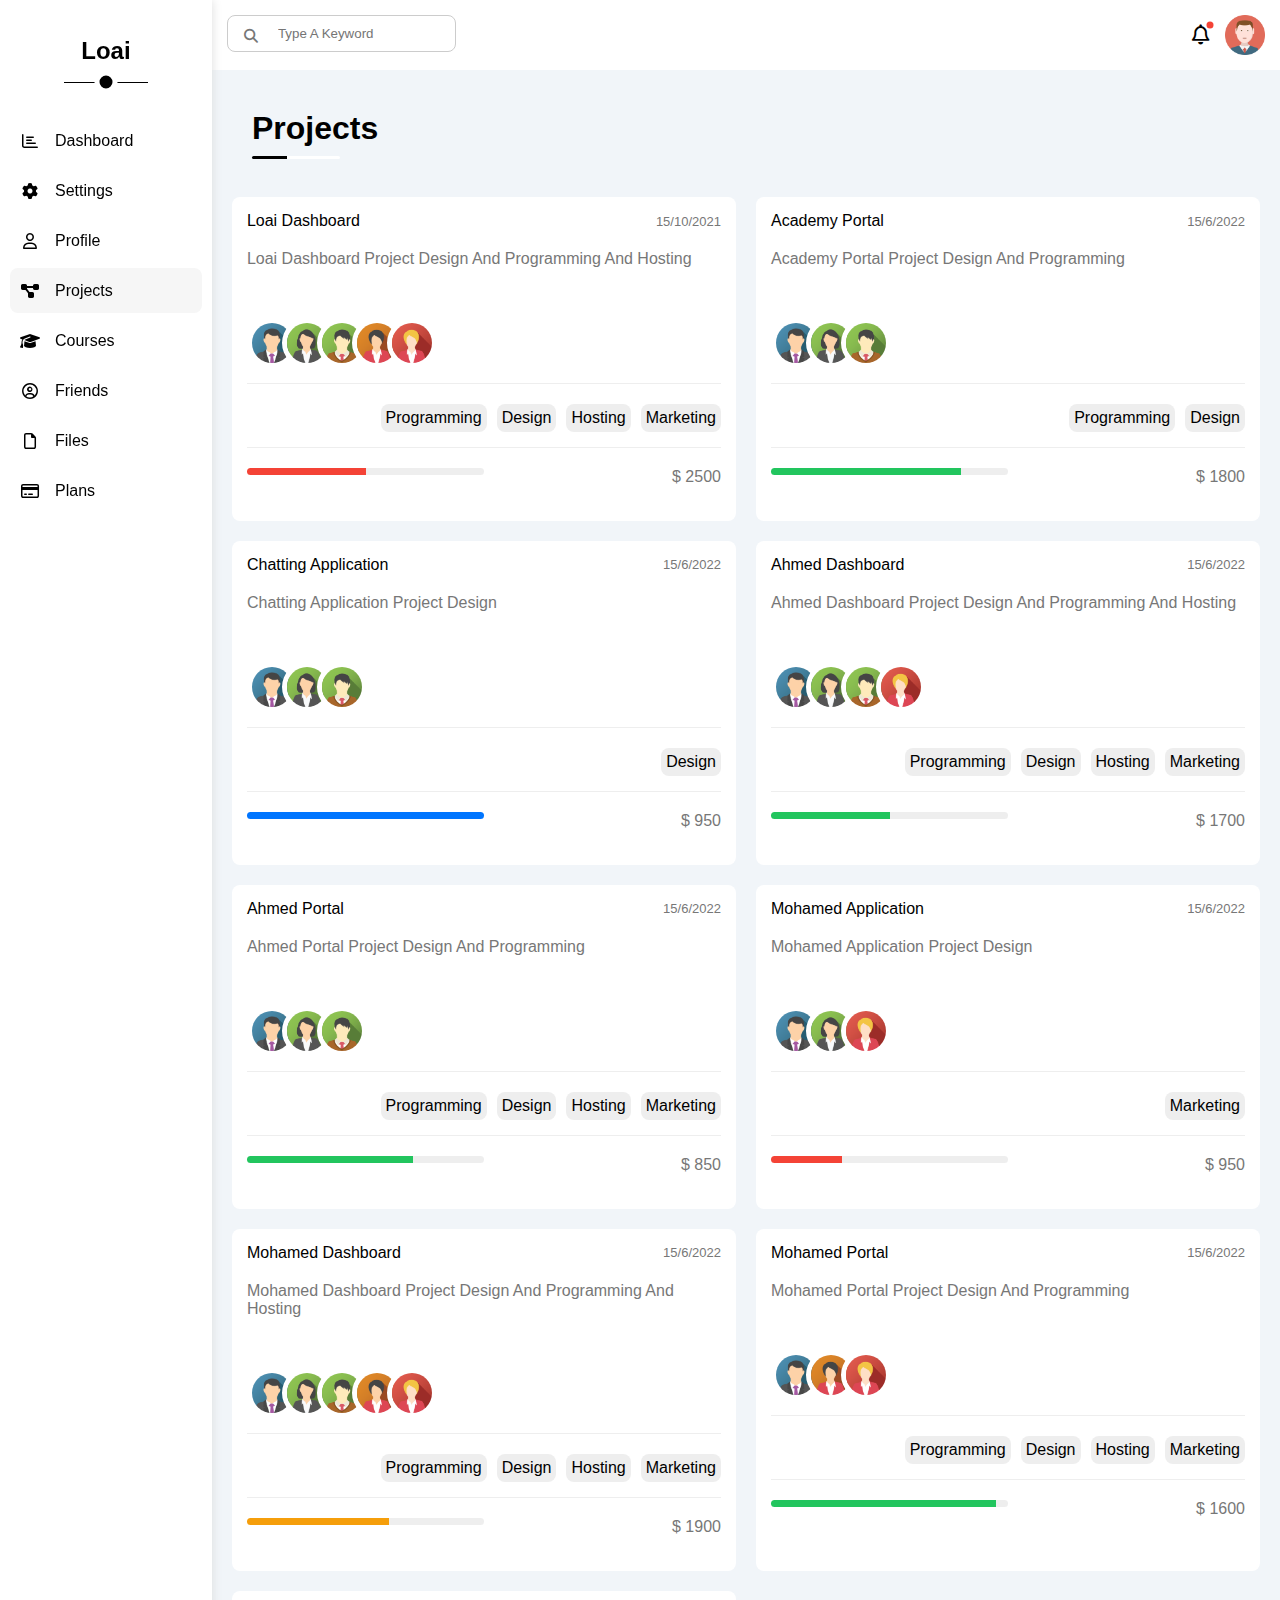
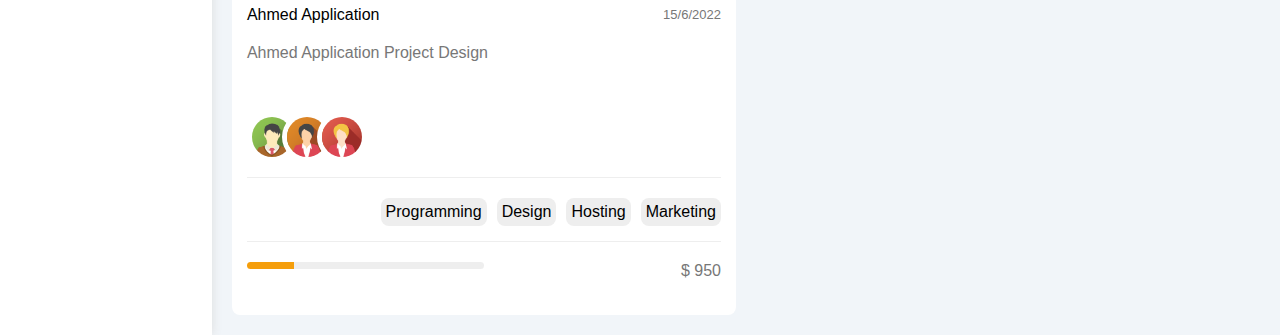
<file: Projects.html>
<!DOCTYPE html>
<html lang="en">
<head>
    <meta charset="UTF-8">
    <title>Projects</title>
    <link rel="stylesheet" href="Projects.css">
    <link rel="stylesheet" href="all.min.css">
    <link rel="stylesheet" href="common.css">
    <link rel="stylesheet" href="framwork.css">

</head>
<body>

<!-- Start page -->
<div class="page">
<!-- Start sidebar -->
<div class="sidebar box-sh-min ">
    <div class="hold">
    <h2>Loai</h2>

    <ul class="flex flex-d-c al-s">
        <li>
            <a  href="index.html">
                <i class="fa-regular fa-chart-bar fa-fw"></i>
                <p>Dashboard</p>
            </a>
        </li>
        <li>
            <a  href="Settings.html">
                <i class="fa-solid fa-gear fa-fw"></i>
                <p>Settings</p>
            </a>
        </li>
        <li>
            <a href="Profile.html">
                <i class="fa-regular fa-user fa-fw"></i>
                <p>Profile</p>
            </a>
        </li>
        <li>
            <a class="active" href="Projects.html">
                <i class="fa-solid fa-diagram-project fa-fw"></i>
                <p>Projects</p>
            </a>
        </li>
        <li>
            <a href="Courses.html">
                <i class="fa-solid fa-graduation-cap fa-fw"></i>
                <p>Courses</p>
            </a>
        </li>
        <li>
            <a href="Friends.html">
                <i class="fa-regular fa-circle-user fa-fw"></i>
                <p>Friends</p>
            </a>
        </li>
        <li>
            <a href="Files.html">
                <i class="fa-regular fa-file fa-fw"></i>
                <p>Files</p>
            </a>
        </li>
        <li>
            <a href="Plans.html">
                <i class="fa-regular fa-credit-card fa-fw"></i>
                <p>Plans</p>
            </a>
        </li>
    </ul>
  </div>

</div>
<!-- End sidebar -->

<!-- Start hea-con -->
<div class="hea-con">
<!-- Start header -->
 <header>
    <div class="flex ju-b">
        <div class="hold-input">
            <input type="search" placeholder="Type A Keyword">
        </div>
        <div class="flex al-c">
            <i class="fa-regular fa-bell fa-lg"></i>
            <img src="img/avatar.png" alt="">
        </div>
    </div>
 </header>
 <!-- End header --> 


<!-- Start content -->

<div class="content">
 <h1>Projects</h1>
 
 <div class="boxies ">
    <div class="box bac-white p-15 border-r-8">
        <div class="top m-b-50">
        <div class="title flex ju-b al-c m-b-20 gap-15">
            <p>Loai Dashboard</p>
            <p class="c-777 font-s">15/10/2021</p>
        </div>
        <p class="c-777 m-t-10">Loai Dashboard Project Design And Programming And Hosting</p>
    </div>
    <div class="imgs flex p-b-15 border-b m-b-20">
        <img src="img/team-01.png" alt="">
        <img src="img/team-02.png" alt="">
        <img src="img/team-03.png" alt="">
        <img src="img/team-04.png" alt="">
        <img src="img/team-05.png" alt="">
    </div>

    <div class="lang flex gap-10 p-b-15 border-b m-b-20 ju-e colom-767">
        <p class="bac-eee p-5 w-fi border-r-8 ">Programming</p>
        <p class="bac-eee p-5 w-fi border-r-8">Design</p>
        <p class="bac-eee p-5 w-fi border-r-8">Hosting</p>
        <p class="bac-eee p-5 w-fi border-r-8">Marketing</p>
    </div>

    <div class="foot flex ju-b m-b-20 colom-767 gap-15">
        <div class="line m-a-767"></div>
        <p class="c-777 text-c-767">$ 2500</p>
    </div>
        
    </div>

    <div class="box bac-white p-15 border-r-8">
        <div class="top m-b-50">
        <div class="title flex ju-b al-c m-b-20 gap-15">
            <p>Academy Portal</p>
            <p class="c-777 font-s">15/6/2022</p>
        </div>
        <p class="c-777 m-t-10">Academy Portal Project Design And Programming</p>
    </div>
    <div class="imgs flex p-b-15 border-b m-b-20">
        <img src="img/team-01.png" alt="">
        <img src="img/team-02.png" alt="">
        <img src="img/team-03.png" alt="">
    </div>

    <div class="lang flex gap-10 p-b-15 border-b m-b-20 ju-e colom-767">
        <p class="bac-eee p-5 w-fi border-r-8 ">Programming</p>
        <p class="bac-eee p-5 w-fi border-r-8">Design</p>
    </div>

    <div class="foot flex ju-b m-b-20 colom-767 gap-15">
        <div class="line m-a-767"></div>
        <p class="c-777 text-c-767">$ 1800</p>
    </div>
        
    </div>

    <div class="box bac-white p-15 border-r-8">
        <div class="top m-b-50">
        <div class="title flex ju-b al-c m-b-20 gap-15">
            <p>Chatting Application</p>
            <p class="c-777 font-s">15/6/2022</p>
        </div>
        <p class="c-777 m-t-10">Chatting Application Project Design</p>
    </div>
    <div class="imgs flex p-b-15 border-b m-b-20">
        <img src="img/team-01.png" alt="">
        <img src="img/team-02.png" alt="">
        <img src="img/team-03.png" alt="">
    </div>

    <div class="lang flex gap-10 p-b-15 border-b m-b-20 ju-e colom-767">
        <p class="bac-eee p-5 w-fi border-r-8">Design</p>
    </div>

    <div class="foot flex ju-b m-b-20 colom-767 gap-15">
        <div class="line m-a-767"></div>
        <p class="c-777 text-c-767">$ 950</p>
    </div>
        
    </div>

    <div class="box bac-white p-15 border-r-8">
        <div class="top m-b-50">
        <div class="title flex ju-b al-c m-b-20 gap-15">
            <p>Ahmed Dashboard</p>
            <p class="c-777 font-s">15/6/2022</p>
        </div>
        <p class="c-777 m-t-10">Ahmed Dashboard Project Design And Programming And Hosting</p>
    </div>
    <div class="imgs flex p-b-15 border-b m-b-20">
        <img src="img/team-01.png" alt="">
        <img src="img/team-02.png" alt="">
        <img src="img/team-03.png" alt="">
        <img src="img/team-05.png" alt="">
    </div>

    <div class="lang flex gap-10 p-b-15 border-b m-b-20 ju-e colom-767">
        <p class="bac-eee p-5 w-fi border-r-8 ">Programming</p>
        <p class="bac-eee p-5 w-fi border-r-8">Design</p>
        <p class="bac-eee p-5 w-fi border-r-8">Hosting</p>
        <p class="bac-eee p-5 w-fi border-r-8">Marketing</p>
    </div>

    <div class="foot flex ju-b m-b-20 colom-767 gap-15">
        <div class="line m-a-767"></div>
        <p class="c-777 text-c-767">$ 1700</p>
    </div>
        
    </div>

    <div class="box bac-white p-15 border-r-8">
        <div class="top m-b-50">
        <div class="title flex ju-b al-c m-b-20 gap-15">
            <p>Ahmed Portal</p>
            <p class="c-777 font-s">15/6/2022</p>
        </div>
        <p class="c-777 m-t-10">Ahmed Portal Project Design And Programming</p>
    </div>
    <div class="imgs flex p-b-15 border-b m-b-20">
        <img src="img/team-01.png" alt="">
        <img src="img/team-02.png" alt="">
        <img src="img/team-03.png" alt="">
    </div>

    <div class="lang flex gap-10 p-b-15 border-b m-b-20 ju-e colom-767">
        <p class="bac-eee p-5 w-fi border-r-8 ">Programming</p>
        <p class="bac-eee p-5 w-fi border-r-8">Design</p>
        <p class="bac-eee p-5 w-fi border-r-8">Hosting</p>
        <p class="bac-eee p-5 w-fi border-r-8">Marketing</p>
    </div>

    <div class="foot flex ju-b m-b-20 colom-767 gap-15">
        <div class="line m-a-767"></div>
        <p class="c-777 text-c-767">$ 850</p>
    </div>
        
    </div>

    <div class="box bac-white p-15 border-r-8">
        <div class="top m-b-50">
        <div class="title flex ju-b al-c m-b-20 gap-15">
            <p>Mohamed Application</p>
            <p class="c-777 font-s">15/6/2022</p>
        </div>
        <p class="c-777 m-t-10">Mohamed Application Project Design</p>
    </div>
    <div class="imgs flex p-b-15 border-b m-b-20">
        <img src="img/team-01.png" alt="">
        <img src="img/team-02.png" alt="">
        <img src="img/team-05.png" alt="">
    </div>

    <div class="lang flex gap-10 p-b-15 border-b m-b-20 ju-e colom-767">
        <p class="bac-eee p-5 w-fi border-r-8">Marketing</p>
    </div>

    <div class="foot flex ju-b m-b-20 colom-767 gap-15">
        <div class="line m-a-767"></div>
        <p class="c-777 text-c-767">$ 950</p>
    </div>
        
    </div>

    <div class="box bac-white p-15 border-r-8">
        <div class="top m-b-50">
        <div class="title flex ju-b al-c m-b-20 gap-15">
            <p>Mohamed Dashboard</p>
            <p class="c-777 font-s">15/6/2022</p>
        </div>
        <p class="c-777 m-t-10">Mohamed  Dashboard Project Design And Programming And Hosting</p>
    </div>
    <div class="imgs flex p-b-15 border-b m-b-20">
        <img src="img/team-01.png" alt="">
        <img src="img/team-02.png" alt="">
        <img src="img/team-03.png" alt="">
        <img src="img/team-04.png" alt="">
        <img src="img/team-05.png" alt="">
    </div>

    <div class="lang flex gap-10 p-b-15 border-b m-b-20 ju-e colom-767">
        <p class="bac-eee p-5 w-fi border-r-8 ">Programming</p>
        <p class="bac-eee p-5 w-fi border-r-8">Design</p>
        <p class="bac-eee p-5 w-fi border-r-8">Hosting</p>
        <p class="bac-eee p-5 w-fi border-r-8">Marketing</p>
    </div>

    <div class="foot flex ju-b m-b-20 colom-767 gap-15">
        <div class="line m-a-767"></div>
        <p class="c-777 text-c-767">$ 1900</p>
    </div>
        
    </div>

    <div class="box bac-white p-15 border-r-8">
        <div class="top m-b-50">
        <div class="title flex ju-b al-c m-b-20 gap-15">
            <p>Mohamed Portal</p>
            <p class="c-777 font-s">15/6/2022</p>
        </div>
        <p class="c-777 m-t-10">Mohamed Portal Project Design And Programming</p>
    </div>
    <div class="imgs flex p-b-15 border-b m-b-20">
        <img src="img/team-01.png" alt="">
        <img src="img/team-04.png" alt="">
        <img src="img/team-05.png" alt="">
    </div>

    <div class="lang flex gap-10 p-b-15 border-b m-b-20 ju-e colom-767">
        <p class="bac-eee p-5 w-fi border-r-8 ">Programming</p>
        <p class="bac-eee p-5 w-fi border-r-8">Design</p>
        <p class="bac-eee p-5 w-fi border-r-8">Hosting</p>
        <p class="bac-eee p-5 w-fi border-r-8">Marketing</p>
    </div>

    <div class="foot flex ju-b m-b-20 colom-767 gap-15">
        <div class="line m-a-767"></div>
        <p class="c-777 text-c-767">$ 1600</p>
    </div>
        
    </div>

    <div class="box bac-white p-15 border-r-8">
        <div class="top m-b-50">
        <div class="title flex ju-b al-c m-b-20 gap-15">
            <p>Ahmed Application</p>
            <p class="c-777 font-s">15/6/2022</p>
        </div>
        <p class="c-777 m-t-10">Ahmed Application Project Design</p>
    </div>
    <div class="imgs flex p-b-15 border-b m-b-20">
        <img src="img/team-03.png" alt="">
        <img src="img/team-04.png" alt="">
        <img src="img/team-05.png" alt="">
    </div>

    <div class="lang flex gap-10 p-b-15 border-b m-b-20 ju-e colom-767">
        <p class="bac-eee p-5 w-fi border-r-8 ">Programming</p>
        <p class="bac-eee p-5 w-fi border-r-8">Design</p>
        <p class="bac-eee p-5 w-fi border-r-8">Hosting</p>
        <p class="bac-eee p-5 w-fi border-r-8">Marketing</p>
    </div>

    <div class="foot flex ju-b m-b-20 colom-767 gap-15">
        <div class="line m-a-767"></div>
        <p class="c-777 text-c-767">$ 950</p>
    </div>
        
    </div>

    
 </div>
 </div>

<!-- End content -->

</div>
<!-- End hea-con -->

</div>
<!-- End page -->


    
</body>
</html>
</file>
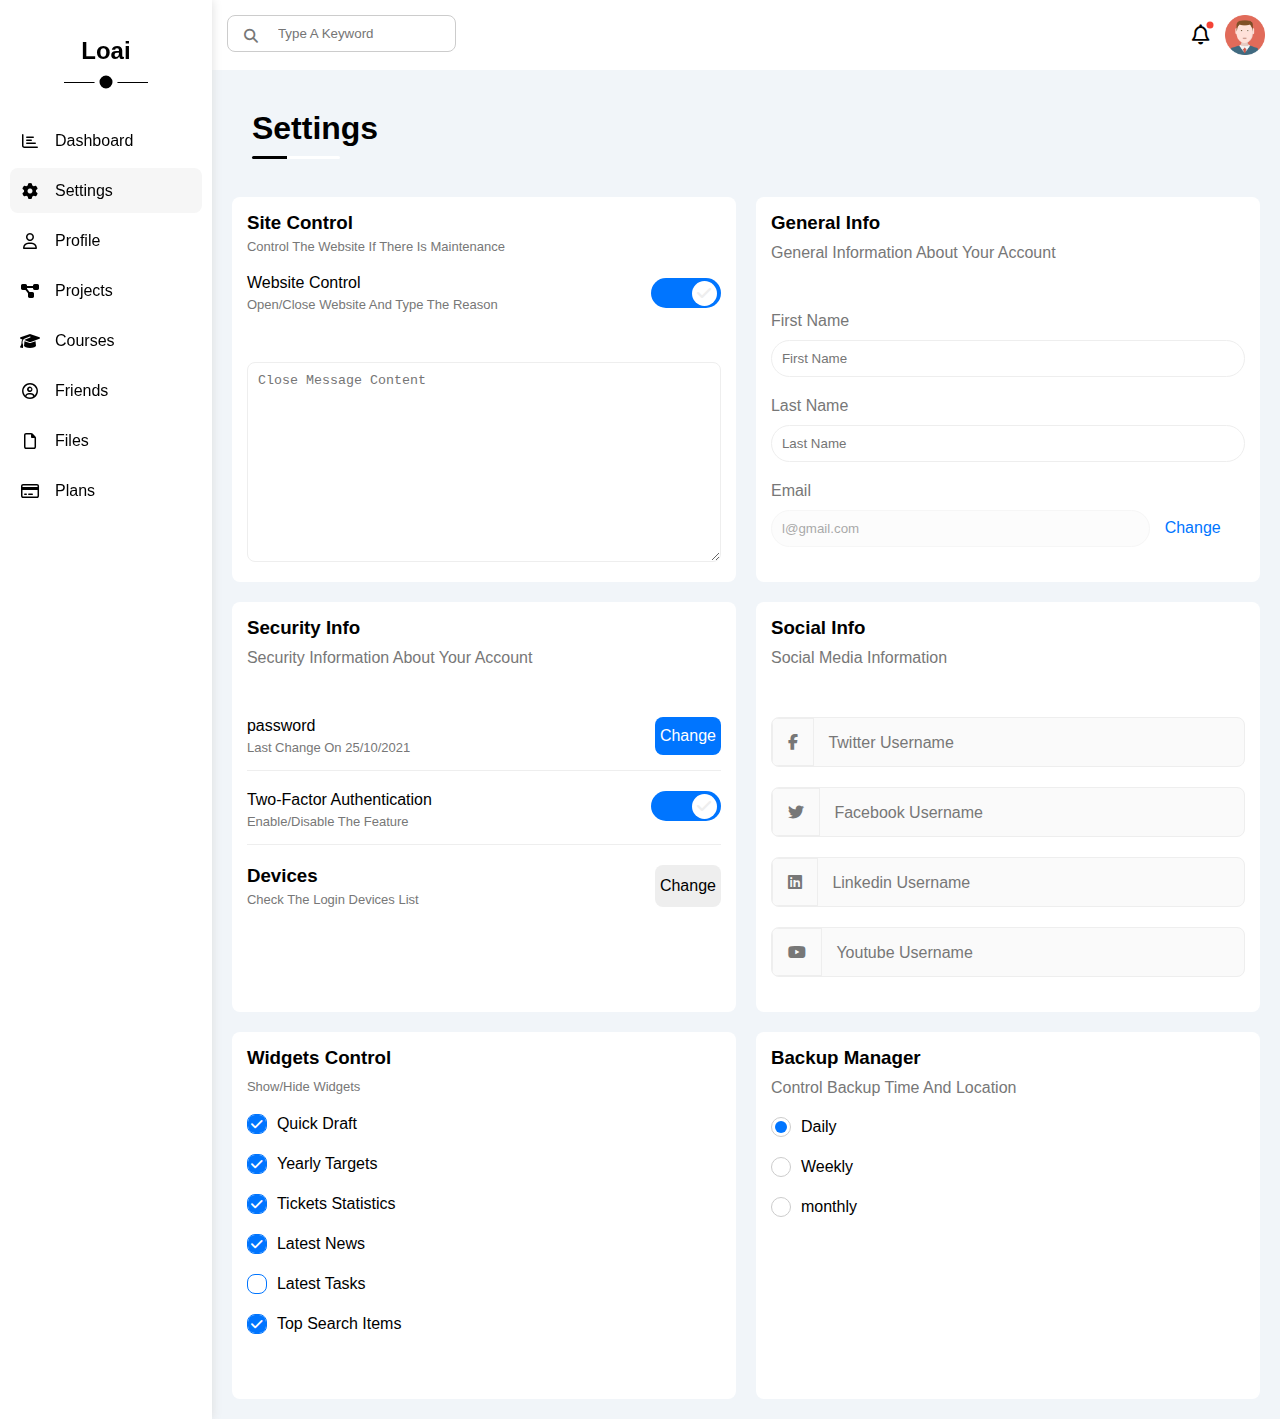
<file: Settings.html>
<!DOCTYPE html>
<html lang="en">
<head>
    <meta charset="UTF-8">
    <title>Settings</title>
    <link rel="stylesheet" href="Settings.css">
    <link rel="stylesheet" href="all.min.css">
    <link rel="stylesheet" href="common.css">
    <link rel="stylesheet" href="framwork.css">

</head>
<body>

<!-- Start page -->
<div class="page">
<!-- Start sidebar -->
<div class="sidebar box-sh-min ">
    <div class="hold">
    <h2>Loai</h2>

    <ul class="flex flex-d-c al-s">
        <li>
            <a  href="index.html">
                <i class="fa-regular fa-chart-bar fa-fw"></i>
                <p>Dashboard</p>
            </a>
        </li>
        <li>
            <a class="active" href="Settings.html">
                <i class="fa-solid fa-gear fa-fw"></i>
                <p>Settings</p>
            </a>
        </li>
        <li>
            <a href="Profile.html">
                <i class="fa-regular fa-user fa-fw"></i>
                <p>Profile</p>
            </a>
        </li>
        <li>
            <a href="Projects.html">
                <i class="fa-solid fa-diagram-project fa-fw"></i>
                <p>Projects</p>
            </a>
        </li>
        <li>
            <a href="Courses.html">
                <i class="fa-solid fa-graduation-cap fa-fw"></i>
                <p>Courses</p>
            </a>
        </li>
        <li>
            <a href="Friends.html">
                <i class="fa-regular fa-circle-user fa-fw"></i>
                <p>Friends</p>
            </a>
        </li>
        <li>
            <a href="Files.html">
                <i class="fa-regular fa-file fa-fw"></i>
                <p>Files</p>
            </a>
        </li>
        <li>
            <a href="Plans.html">
                <i class="fa-regular fa-credit-card fa-fw"></i>
                <p>Plans</p>
            </a>
        </li>
    </ul>
  </div>

</div>
<!-- End sidebar -->

<!-- Start hea-con -->
<div class="hea-con">
<!-- Start header -->
 <header>
    <div class="flex ju-b">
        <div class="hold-input">
            <input type="search" placeholder="Type A Keyword">
        </div>
        <div class="flex al-c">
            <i class="fa-regular fa-bell fa-lg"></i>
            <img src="img/avatar.png" alt="">
        </div>
    </div>
 </header>
 <!-- End header --> 


<!-- Start content -->

<div class="content">
 <h1>Settings</h1>
 
 <div class="boxies ">
    <div class="siteControl bac-white border-r-8 p-15">
        <div class="top m-b-20">
            <h3>Site Control</h3>
            <p class="c-777 font-s m-t-5">Control The Website If There Is Maintenance</p>
        </div>
       <div class="flex ju-b al-c m-b-50">
        <div>
            <p>Website Control</p>
            <p class="c-777 font-s m-t-5 ">Open/Close Website And Type The Reason</p>
        </div>
        <div class="check">
            <label for="in">
                <input id="in" type="checkbox" checked>
                <div class="pol"></div>
            </label>
        </div>
       </div>
       <textarea class=" textarea border-r-8 border" placeholder="Close Message Content"></textarea>
    </div>

    <div class="generalInfo bac-white border-r-8 p-15">
        <div class="top m-b-50">
            <h3>General Info</h3>
            <p class="c-777 m-t-10">General Information About Your Account</p>
        </div>

        <form class="c-777" action="">
            <label for="first">First Name</label>
            <input class="p-10 w-100 border border-r-20 m-b-20 m-t-10" id="first" type="text" placeholder="First Name">

            <label for="Last">Last Name</label>
            <input class="p-10 w-100 border border-r-20 m-b-20 m-t-10" id="Last" type="text" placeholder="Last Name">

            <label class="block" for="email">Email</label>
            <input class="p-10 opacity border border-r-20 m-b-20 bac-eee2 w-80 m-t-10" id="email" type="email" value="l@gmail.com" disabled>
            <a class="c-min inline m-l-10" href="#">Change</a>

        </form>
    </div>

    <div class="securityInfo bac-white border-r-8 p-15">
        <div class="top m-b-50">
            <h3>Security Info</h3>
            <p class="c-777 m-t-10">Security Information About Your Account</p>
        </div>
        <div class="pass flex ju-b p-b-15 border-b m-b-20">
           <div class="text">
            <p>password</p>
            <p class="c-777 font-s m-t-5">Last Change On 25/10/2021</p>
           </div>
           <a class="c-white bac-min p-5 w-fi border-r-8 flex al-c" href="#">Change</a>
        </div>
        <div class="factor flex ju-b p-b-15 border-b m-b-20">
            <div class="text">
                <p>Two-Factor Authentication</p>
                <p class="c-777 font-s m-t-5">Enable/Disable The Feature</p>
            </div>
            <div class="check">
                <label for="in2">
                    <input id="in2" type="checkbox" checked>
                    <div class="pol"></div>
                </label>
            </div>
        </div>
        <div class="devices flex ju-b m-b-50">
            <div class="text">
                <h3>Devices</h3>
                <p class="c-777 font-s m-t-5">Check The Login Devices List</p>
            </div>
            <a class="bac-eee p-5 w-fi border-r-8 flex al-c" href="#">Change</a>
        </div>
    </div>

    <div class="socialInfo bac-white border-r-8 p-15">
        <div class="top m-b-50">
            <h3>Social Info</h3>
            <p class="c-777 m-t-10">Social Media Information</p>
        </div>
        <div class="twitter border-r-8 border m-b-20 bac-eee2 over-h ">
            <i class="fa-brands fa-facebook-f c-777 border p-15"></i>
            <p class="c-777 m-l-10 inline">Twitter Username</p>
        </div>
        <div class="Facebook border-r-8 border m-b-20 bac-eee2 over-h">
            <i class="fa-brands fa-twitter c-777 border p-15"></i>
            <p class="c-777 m-l-10 inline">Facebook Username</p>
        </div>
        <div class="Linkedin border-r-8 border m-b-20 bac-eee2 over-h ">
            <i class="fa-brands fa-linkedin c-777 border p-15"></i>
            <p class="c-777 m-l-10 inline">Linkedin Username</p>
        </div>
        <div class="Youtube border-r-8 border m-b-20 bac-eee2 over-h">
            <i class="fa-brands fa-youtube c-777 border p-15"></i>
            <p class="c-777 m-l-10 inline">Youtube Username</p>
        </div>
    </div>

    <div class="widgetsControl bac-white border-r-8 p-15">
        <div class="top m-b-20">
            <h3>Widgets Control</h3>
            <p class="c-777 font-s m-t-10">Show/Hide Widgets</p>
        </div>

        <div class="widgets">
            <label class="m-b-20 flex al-c gap-10 pointer" for="Draft">
                <input id="Draft" type="checkbox" checked >
                <div class="su border-r-8 p-r flex al-c ju-c over-h"></div>
                Quick Draft
            </label>

            <label class="m-b-20 flex al-c gap-10 pointer" for="Targets">
                <input id="Targets" type="checkbox" checked >
                <div class="su border-r-8 p-r flex al-c ju-c over-h"></div>
                Yearly Targets
            </label>

            <label class="m-b-20 flex al-c gap-10 pointer" for="Statistics">
                <input id="Statistics" type="checkbox" checked>
                <div class="su border-r-8 p-r flex al-c ju-c over-h"></div>
                Tickets Statistics
            </label>

            <label class="m-b-20 flex al-c gap-10 pointer" for="News">
                <input id="News" type="checkbox" checked >
                <div class="su border-r-8 p-r flex al-c ju-c over-h"></div>
                Latest News
            </label>

           <label class="m-b-20 flex al-c gap-10 pointer" for="Tasks">
              <input id="Tasks" type="checkbox" >
              <div class="su border-r-8 p-r flex al-c ju-c over-h"></div>
              Latest Tasks
          </label>

          <label class="m-b-50 flex al-c gap-10 pointer" for="Items">
                <input id="Items" type="checkbox" checked>
                <div class="su border-r-8 p-r flex al-c ju-c over-h"></div>
                Top Search Items
          </label>

        </div>
    </div>

    <div class="backupManager bac-white border-r-8 p-15">
       <div class="top m-b-20">
        <h3>Backup Manager</h3>
        <p class="c-777 m-t-10">Control Backup Time And Location</p>
       </div>
       <div class="Time">
        <label class="m-b-20 flex al-c gap-10 pointer" for="Day">
            <input id="Day" type="radio" checked>
            <div class="radio"></div>
            Daily
        </label>

        <label class="m-b-20 flex al-c gap-10 pointer" for="week">
            <input id="week" type="radio">
            <div class="radio"></div>
            Weekly
        </label>

        <label class="m-b-20 flex al-c gap-10 pointer" for="Month">
            <input id="Month" type="radio" >
            <div class="radio"></div>
            monthly
        </label>

       </div>
    </div>


    
 </div>
 </div>

<!-- End content -->

</div>
<!-- End hea-con -->

</div>
<!-- End page -->


    
</body>
</html>
</file>
<file: master.css>
*{
    box-sizing: border-box;
    margin: 0;
    padding: 0;
  }


  ul{
    list-style: none;
    text-decoration: none;
    color: black;
  }
  
  :root{
    --blue-color: #0075ff;
    --blue-alt-color: #0d69d5;
    --orange-color: #f59e0b;
    --green-color: #22c55e;
    --red-color: #f44336;
    --main-transition: 0.3s;
    --main-padding-top: 100px;
    --main-padding-right: 92px;
    --section-background: #eee;
    --border-radius: 8px;
    --fa-style-family-classic: "Font Awesome 6 Free";
  }
  html {
    scroll-behavior: smooth;
  }
  a{
    text-decoration: none;
    color: black;
  }
  input{
    cursor: pointer;
  }
  body{
    font-family: "Cairo", sans-serif;
  }
  
.content .boxies{
    display: grid;
    grid-template-columns: repeat(auto-fill,minmax(450px,1fr));
    gap: 20px;
}

.content .boxies  div  .top p{    
    margin-top: 5px;
    color: #777;
}
.button{
    
    display: block;
        
    text-align: end;
        
    background-color: var(--blue-color);
        
    color: white;
        
    width: fit-content;
        
    border-radius: var(--border-radius);
        
    padding: 5px 10px;
        
    margin-top: 15px;
        
    margin-bottom: 70px;

    border: none;

    position: absolute;

    right: 15px;
    }
    .button:hover{
        background-color: var(--blue-alt-color);
        transition: var(--main-transition);
    }    

.content .boxies .welcome .first img{
    width: 150px;
}

.content .boxies .welcome .second{
    
padding: 25px 10px;
    
margin-top: 50px;
    
border: 1px solid #eee;
    
border-left: none;
    
border-right: none;
}
.content .boxies .welcome .second::before{
    content: '';
    position: absolute;
    background-image: url(img/avatar.png);
    width: 50px;
    height: 50px;
    background-size: cover;
    top: -50%;
    transform: translateY(-60%);
    border: 5px solid white;
    border-radius: 50%;
    box-shadow: 0 0 5px 2px #ccc;
    
}
.content .boxies .welcome .second > div p{
    margin-top: 5px;
    color: #777;
}

.content .boxies .quickDraft form input:first-child{
 height: 30px;
}
.content .boxies .quickDraft form textarea{
 height: 150px;
}
.content .boxies .quickDraft form input:first-child:focus,
.content .boxies .quickDraft form textarea:focus{
    outline: none;
}

.content .boxies .yearlyTargets > div i:first-child{
    width: 70px;
    height: 70px;
    text-align: center;
    line-height: 70px;
}
.content .boxies .yearlyTargets > div .c-min{
    background-color: #0075ff57;
}
.content .boxies .yearlyTargets > div .c-orange{
    background-color: #f59e0b66;
}
.content .boxies .yearlyTargets > div .c-green{
    background-color: #22c55e57;
}
.content .boxies .yearlyTargets .line{
    height: 3px;
    background-image: linear-gradient(to right,var(--blue-color) 80%,#0075ff57 80%);
    margin-top: 10px;
}
.content .boxies .yearlyTargets .l2{
    background-image: linear-gradient(to right,var(--orange-color) 55%,#f59e0b66 55%);
 }
 .content .boxies .yearlyTargets .l3{
    background-image: linear-gradient(to right,var(--green-color) 75%,#22c55e57 75%);
 }
.content .boxies .yearlyTargets .line::after{
    content: '80%';
    position: absolute;
    width: fit-content;
    height: fit-content;
    padding: 3px 5px;
    border-radius: var(--border-radius);
    color: white;
    left: 80%;
    top: -34px;
    transform: translateX(-50%);
    background-color: var(--blue-color);
    font-size: small;
 }
 .content .boxies .yearlyTargets .line::before{
    content: '';
    position: absolute;
    border: 7px solid;
    border-bottom-color:transparent;
    border-top-color: var(--blue-color);
    border-left-color:transparent;
    border-right-color:transparent;
    left: 80%;
    top: -11px;
    transform: translateX(-50%);
 }
 .content .boxies .yearlyTargets .l2::after{
    content: '55%';
    left: 55%;
    background-color: var(--orange-color);
 }
 .content .boxies .yearlyTargets .l2::before{
    left: 55%;
    border-top-color: var(--orange-color);
 }
 .content .boxies .yearlyTargets .l3::after{
    content: '75%';
    left: 75%;
    background-color: var(--green-color);
 }
 .content .boxies .yearlyTargets .l3::before{
    left: 75%;
    border-top-color: var(--green-color);

 }

 .content .boxies .ticketsStatistics .tickets > div{
    width: 48%;
    border-radius: var(--border-radius);
    border: 1px solid #eee;
    text-align: center;
    padding: 30px 0;

 }
 @media (max-width:767px){
    .content .boxies .ticketsStatistics .tickets > div{
       width: 100% ;
    }
}
.content .boxies .yearlyTargets .latests .latest:not(:last-child){
    border-bottom: 1px solid #eee;
}
.content .boxies .yearlyTargets .latests .latest img{
    width: 20%;
    margin: 15px;
    margin-left: 0;
}
.content .boxies .yearlyTargets .latests .latest .text{
    width: 50%;
}
.content .boxies .yearlyTargets .latests .latest >  p:last-child{
    padding: 3px;
    border-radius: var(--border-radius);
    max-width: 20%;
    margin-top: 10px;
}

@media (max-width:767px){
    .content .boxies .yearlyTargets .latests .latest{
       flex-direction: column;
       text-align: center;
    }
}

.content .boxies .latestTasks .latestes .latest:not(:last-child){
    border-bottom: 1px solid #eee;
}

.content .boxies .latestTasks .latestes .latest:nth-child(4){
    opacity: 0.5;
}

.content .boxies .latestTasks .latestes .latest:not(:nth-child(4)) i:hover{
    color: #f44336;
    transition: var(--main-transition);
    cursor: pointer;
}

.content .boxies .lastProjectProgress .lastes::before{
    content: '';
    position: absolute;
    left: 15px;
    height: 100%;
    width: 2px;
    background-color: var(--blue-color);
}
.content .boxies .lastProjectProgress .lastes > div{
    margin-bottom: 50px;
    display: flex;
    align-items: center;
    gap: 15px;

}
.content .boxies .lastProjectProgress .lastes > div p:first-child{
    width: 30px;
    height: 30px;
    border-radius: 50%;
    background-color: white;
    border: 3px solid var(--blue-color);
    position: relative;
    overflow: hidden;
}

.content .boxies .lastProjectProgress .lastes > div:not(:last-child) p:first-child::before{
    content: '';
    position: absolute;
    top: 50%;
    left: 50%;
    transform: translate(-50%,-50%);
    background-color: var(--blue-color);
    width: 20px;
    height: 20px;
    border-radius: 50%;
    
}
.content .boxies .lastProjectProgress::after{
    content: '';
    position: absolute;
    background-image: url(img/project.png);
    width: 170px;
    height: 170px;
    right: 10px;
    bottom: 10px;
    opacity: 0.2;
    background-size: cover;
}
.content .boxies .lastProjectProgress .lastes > div:nth-child(4) p:first-child::before{
    animation: bac-opa 1s linear 0s infinite alternate ;


}
@keyframes bac-opa{
    to{
        opacity: 0;
    }

}

.content .boxies .socialMediaStats > div{
    height: 70px;
    align-items: center;
    border-radius: var(--border-radius);
    padding: 0 15px;
    padding-left: 0;
    overflow: hidden;
}
.content .boxies .socialMediaStats .twitter{
    background-color: #0075ff59;
}
.content .boxies .socialMediaStats .facebook{
    background-color: #0d69d58c;
}
.content .boxies .socialMediaStats .youtube{
    background-color: #f4433669;
}
.content .boxies .socialMediaStats .linkedin{
    background-color: #0077b56b;
    
}

.content .boxies .projects {
    width: calc(100vw - 270px);
}
@media (max-width:767px){
    .content .boxies .projects {
        width: 97%;
    }
}
.content .boxies .projects .hold-table{
    overflow-x: auto;
}
.content .boxies .projects table{

width: 100%;

border-spacing: 0;
}

.content .boxies .projects table thead tr{
    
background-color: var(--section-background);
}
.content .boxies .projects table thead tr th{text-align: start;padding: 10px 5px;}
.content .boxies .projects table tbody tr:hover{
    background-color: #eeeeee39;
    transition: var(--main-transition);

}
.content .boxies .projects table tbody td{
    
border: 0.5px solid #eee;
    
padding: 15px 17px;
    
border-top: none;
    
border-right: none;
}
.content .boxies .projects table tbody td:nth-child(5){
    
display: flex;
    
padding: 26px 15px;
}
.content .boxies .projects table tbody td:nth-child(5) img{
    width: 35px;
    border-radius: 50%;
    border: 3px solid white;
}
.content .boxies .projects table tbody td:nth-child(5) img:nth-child(2){
    transform: translateX(-10px);   
}
.content .boxies .projects table tbody td:nth-child(5) img:nth-child(3){
    transform: translateX(-20px);   
}
.content .boxies .projects table tbody td:nth-child(5) img:nth-child(4){
    transform: translateX(-30px);     
}
.content .boxies .projects table tbody td:last-child{
  border-right: 1px solid #eee;
}

/* End content */
/* End hea-con */
</file>
<file: common.css>
*{
    box-sizing: border-box;
    margin: 0;
    padding: 0;
  }


  ul{
    list-style: none;
    text-decoration: none;
    color: black;
  }
  
  :root{
    --blue-color: #0075ff;
    --blue-alt-color: #0d69d5;
    --orange-color: #f59e0b;
    --green-color: #22c55e;
    --red-color: #f44336;
    --main-transition: 0.3s;
    --main-padding-top: 100px;
    --main-padding-right: 92px;
    --section-background: #eee;
    --border-radius: 8px;
    --fa-style-family-classic: "Font Awesome 6 Free";
  }
  html {
    scroll-behavior: smooth;
  }
  a{
    text-decoration: none;
    color: black;
  }
  input{
    cursor: pointer;
  }
  body{
    font-family: "Cairo", sans-serif;
  }
  ::-webkit-scrollbar{
     width: 15px;
  }
  ::-webkit-scrollbar-track{
     background-color: white;
  }
  ::-webkit-scrollbar-thumb{
     background-color: var(--blue-color);
  }
  ::-webkit-scrollbar-thumb:hover{
     background-color: var(--blue-alt-color);
 }

.page{
 background-color: #f1f5f9;
 display: flex;
 min-height: 100vh;
}

/* Start sidebar */
.sidebar{
 background-color: white;
 width: 250px;
 padding: 10px;
 position: relative;
 z-index: 10;
}
.sidebar .hold{
    position: sticky;
    top: 20px;
}
@media (max-width:767px){
    .sidebar{
        width: 58px;
    }
}
.sidebar .hold > h2{
    position: relative;
    border-bottom: 1px solid black;
    padding: 17px;
    width: fit-content;
    margin: 30px auto;
    margin-top: 0
}

.sidebar .hold > h2::after{
    content: '';
    position: absolute;
    width: 13px;
    height: 13px;
    border-radius: 50%;
    background-color: black;
    border: 5px solid white;
    bottom: 0;
    left: 50%;
    transform: translate(-50%, 50%);

}

@media (max-width:767px){
    .sidebar .hold > h2{
       border: none;
       padding: 0;
       font-size: 14px;
    }
    .sidebar .hold > h2::after{
        content:none ;
    }
}

.sidebar .hold ul li{width: 100%;}
.sidebar .hold ul li a{
    
display: flex;
    
gap: 15px;
    
height: 45px;
    
align-items: center;

border-radius: var(--border-radius);

padding: 0 10px;

margin-top: 5px;
}
.sidebar ul li a:hover,
.sidebar ul li .active
{

 background-color: #f6f6f6;

 transition: var(--main-transition);
}

@media (max-width:767px){
.sidebar ul li a p{
    display: none;
}
}
/* End sidebar */
/* Start hea-con */
.hea-con{

width: 100%;
}
/* Start header */
header{
    position: sticky;
    top: 0;
    z-index: 9;
}
header > div{

padding: 15px;

background-color: white;
}
header > div .hold-input{

position: relative;
}
header > div input{
    
border: 1px solid #ccc;
    
border-radius: var(--border-radius);
    
padding: 10px 50px;
    
position: relative;
    
padding-right: 0;
}

header > div input:focus{
    outline: none;
    padding-right: 25px;
    transition: var(--main-transition);
}
header > div .hold-input::before{

font-family: var(--fa-style-family-classic);

content: "\f002";

font-weight: 900;

position: absolute;

left: 17px;

top: 50%;

transform: translateY(-50%);

font-size: 14px;

color: #777;

z-index: 1;
}
header > div > div i{

margin-right: 15px;

position: relative;

line-height: 20px !important;

font-size: 20px !important;
}
header > div > div i::after{

content: '';

position: absolute;

width: 7px;

height: 7px;

border-radius: 50%;

top: 0;

right: 0px;

background-color: var(--red-color);

transform: translate(50%, -50%);
}
header > div > div img{
    
width: 40px;
}
/* End header */

/* Start content */
.content{

padding: 20px;
}
.content > h1{

margin: 20px;

position: relative;

width: fit-content;

margin-bottom: 50px;
}

.content > h1::after{
    content: '';
    position: absolute;
    width: 70%;
    height: 3px;
    left: 0;
    bottom: -12px;
    background-image: linear-gradient(to right, black 40% , white 40%);
    border-radius: var(--border-radius);

}
</file>
<file: framwork.css>
@media (min-width: 768px){
    .container {
       width: 750px;
   }
  
  }
@media (min-width: 992px){
    .container {
      width: 970px;
  }
  }
@media (min-width: 1200px){
    .container {
      width: 1170px;
  }
  }
@media (max-width:767px){
    .none-767{
        display:none ;
    }
}
@media (max-width:767px){
    .full-767{
       width: 100% ;
    }
}
@media (max-width:767px){
    .colom-767{
       flex-direction: column ;
    }
}
@media (max-width:767px){
    .al-c-767{
       align-items: center ;
    }
}
@media (max-width:767px){
    .ju-c-767{
       justify-content: center ;
    }
}
@media (max-width:767px){
    .text-c-767{
        text-align: center;
    }
}
@media (max-width:767px){
    .m-a-767{
        margin: auto;
    }
}
/* @media (max-width:767px){
    .p-5-767{
        padding: 5px;
    }
} */
.p-r{
    position: relative;
}
.block{
    display: block;
}
.inline{
    display: inline;
}
.opacity{
    opacity: 0.5;
}
.pointer{
    cursor: pointer;
}
.w-100{
    width: 100%;
}
.w-100px{
    width: 100px;
}
.w-80{
    width: 80%;
}
.w-fi{
    width: fit-content;
}
.w-50px{
    width: 50px;
}
.w-70px{
    width: 70px;
}
.w-25px{
    width: 25px;
}
.w-1px{
    width: 1px;
}
.w-2px{
    width: 2px;
}
.w-3px{
    width: 3px;
}
.h-100{
    height: 100%;
}
.h-50px{
    height: 50px;
}

.h-25px{
    height: 25px;
}
.h-1px{
    height: 1px;
}
.h-2px{
    height: 2px;
}
.h-3px{
    height: 3px;
}
.h-430{
    min-height: 430px;
}
.line-h{
    line-height: 1.5;
}

.h-fi{
    height: fit-content;
}
.grid-3{
 display: grid; 
 grid-template-columns: repeat(auto-fill,minmax(300px,1fr));
 margin: auto auto;
}
.grid-4{
 display: grid;
 grid-template-columns: repeat(auto-fill,minmax(250px,1fr));
 margin: auto auto;
}

.box-sh-min{
    box-shadow: 0 0 10px #ddd;
}
.flex{
    display: flex;
}
.flex-d-c{
    flex-direction: column;
}
.wrap{
    flex-wrap: wrap;
}
.grow{
    flex-grow: 1;
}
.ju-c{
    justify-content: center;
}
.ju-e{
    justify-content: flex-end;
}

.ju-b{
    justify-content: space-between;
}
.al-c{
    align-items: center;
}
.al-s{
    align-items: start;
}
.gap-10{
    gap: 10px;
}
.gap-15{
    gap: 15px;
}
.gap-30{
    gap: 30px;
}
.text-c{
    text-align: center;
}
.t-e{
    text-align: end;
}
.t-u{
    text-transform: uppercase;
}
.font-s{
    font-size: small;
}
.font-s-20{
    font-size: 20px;
}
.font-w-600{
    font-weight: 600;
}
.m-a{
    margin: auto;
}
.m-10{
    margin: 10px;
}

.m-b-10{
  
    margin-bottom: 10px;
}
.m-r-10{
  
    margin-right: 10px;
}
.m-t-10{
    margin-top: 10px;
}
.m-l-10{
    margin-left: 10px;
}
.m-5{
    margin: 5px;
}
.m-t-5{
    margin-top: 5px;
}

.m-20{
    margin: 20px;
}

.m-b-20{
    margin-bottom: 20px;
}
.m-b-50{
    margin-bottom: 50px;
}
.m-t-20{
    margin-top: 20px;
}

.m-l-5{
    margin-left: 5px;
}


.p-5{
    padding: 5px;
}
.p-10{
    padding: 10px;
}
.p-t-10{
    padding-top: 10px;
}
.p-b-10{
    padding-bottom: 10px;
}
.p-b-15{
    padding-bottom: 15px;
}
.p-t-15{
    padding-top: 15px;
}
.p-20{
    padding: 20px;
}
.p-30{
    padding: 30px;
}
.p-b-20{
    padding-bottom: 20px;
}
.p-15{
    padding: 15px;
}
.p-l-5{
    padding-left: 5px;
}
.p-l-10{
    padding-left: 10px;
}
.p-2-3{
 padding: 2px 3px;
}
.p-b-50{
    padding-bottom: 50px;
}

.bac-eee{
    background-color: #eee;
}
.bac-eee2{
    background-color: #eeeeee52;
}
.bac-min{
 background-color: #0075ff;
}
.bac-min2{
    background-color: #0075ff59;
   }
.bac-ult{
    background-color: #0d69d5;
}
.bac-white{
    background-color: white;
}
.bac-in{
    background-color: #0077b5;
}

.bac-orange{
 background-color: #f59e0b;
}
.bac-orange2{
    background-color: #f59e0b66;
   }
.bac-green{
 background-color: #22c55e;
}
.bac-green2{
    background-color: #22c55e57;
   }
.bac-red{
 background-color: #f44336;
}
.bac-red2{
    background-color: #f4433669;
   }

.c-min{
    color: #0075ff;
}
.c-min2{
    color: #0075ff59;
}
.c-ult{
    color: #0d69d5;
}
.c-777{
    color: #777;
}
.c-white{
    color: white;
}
.c-orange{
 color: #f59e0b;
}
.c-orange2{
    color: #f59e0b66;
   }
.c-green{
 color: #22c55e;
}
.c-green2{
    color: #22c55e57;
   }
.c-red{
 color: #f44336;
}
.c-red2{
    color: #f4433669;
   }
.c-in{
    color: #0077b5;
}

.border-none{
 border: none;
}
.border-r-8{
    border-radius: 8px;
}
.border-r-20{
    border-radius: 20px;
}
.border{
    border: 1px solid #eee;
}
.border-b{
    border-bottom: 1px solid #eee;
}
.border-t{
    border-top: 1px solid #eee;
}
.border-l{
    border-left: 1px solid #eee;
}
.border-r-50{
    border-radius: 50%;
}

.over-h{
    overflow: hidden;
}

.textarea{
    width: 100%;
    height: 200px;
    padding: 10px;
    color: #777;
}
.textarea:focus{
    outline: none;
}
</file>
<file: Courses.css>
*{
    box-sizing: border-box;
    margin: 0;
    padding: 0;
  }


  ul{
    list-style: none;
    text-decoration: none;
    color: black;
  }
  
  :root{
    --blue-color: #0075ff;
    --blue-alt-color: #0d69d5;
    --orange-color: #f59e0b;
    --green-color: #22c55e;
    --red-color: #f44336;
    --main-transition: 0.3s;
    --main-padding-top: 100px;
    --main-padding-right: 92px;
    --section-background: #eee;
    --border-radius: 8px;
    --fa-style-family-classic: "Font Awesome 6 Free";
  }
  html {
    scroll-behavior: smooth;
  }
  a{
    text-decoration: none;
    color: black;
  }
  input{
    cursor: pointer;
  }
  input:focus{
    outline: none;
  }
  body{
    font-family: "Cairo", sans-serif;
  }


.content .boxies{
    display: grid;
    grid-template-columns: repeat(auto-fill,minmax(300px,1fr));
    gap: 20px;
}
@media (max-width:871px){
    .content .boxies .box img{
       width: 80%; 
    }
}
.content .boxies .box::before{
    content: '';
    position: absolute;
    left: 25px;
    top: 25px;
    width: 70px;
    height: 70px;
    border-radius: 50%;
    border: 3px solid white;
    background-size: cover;
}
.content .boxies .box:nth-child(1):before{background-image: url(img/team-02.png);}
.content .boxies .box:nth-child(2):before{background-image: url(img/team-01.png);}
.content .boxies .box:nth-child(3):before{background-image: url(img/team-03.png);}
.content .boxies .box:nth-child(4):before{background-image: url(img/team-05.png);}
.content .boxies .box:nth-child(5):before{background-image: url(img/team-02.png);}
.content .boxies .box:nth-child(6):before{background-image: url(img/team-04.png);}
.content .boxies .box:nth-child(7):before{background-image: url(img/team-01.png);}
.content .boxies .box:nth-child(8):before{background-image: url(img/team-03.png);}
.content .boxies .box:nth-child(9):before{background-image: url(img/team-01.png);}
.content .boxies .box:nth-child(10):before{background-image: url(img/team-05.png);}


.content .boxies .box .foot::before{
    content: "Course Info";
    position: absolute;
    top: -15px;
    left: 50%;
    transform: translateX(-50%);
    width: 100px;
    height: 20px;
    padding: 5px;
    border-radius: var(--border-radius);
    background-color: var(--blue-color);
    color: white;
    display: flex;
    justify-content: center;
    align-items: center;

}
</file>
<file: Files.css>
*{
    box-sizing: border-box;
    margin: 0;
    padding: 0;
  }


  ul{
    list-style: none;
    text-decoration: none;
    color: black;
  }
  
  :root{
    --blue-color: #0075ff;
    --blue-alt-color: #0d69d5;
    --orange-color: #f59e0b;
    --green-color: #22c55e;
    --red-color: #f44336;
    --main-transition: 0.3s;
    --main-padding-top: 100px;
    --main-padding-right: 92px;
    --section-background: #eee;
    --border-radius: 8px;
    --fa-style-family-classic: "Font Awesome 6 Free";
  }
  html {
    scroll-behavior: smooth;
  }
  a{
    text-decoration: none;
    color: black;
  }
  input{
    cursor: pointer;
  }
  input:focus{
    outline: none;
  }
  body{
    font-family: "Cairo", sans-serif;
  }

.content .boxies-statistics .statistics .button:last-child:hover > i{
   animation: run-icon 0.6s linear 0s infinite alternate;
}
.content .boxies{
    display: grid;
    grid-template-columns: repeat(auto-fill,minmax(150px,1fr));
    gap: 20px;
}

@keyframes run-icon{
    to{
        transform: translateY(-5px);
    }
}

.content .boxies-statistics .boxies{
  width: 70%;
}
.content .boxies-statistics .boxies .box img{
    width: 70px;
}
.content .boxies-statistics .boxies .box img:hover{
    transform: rotate(7deg);
    transition: var(--main-transition);
    cursor: pointer;
}

.content .boxies-statistics .statistics{
    width: 30%;
    min-width: 260px;
    height: fit-content;
}

@media (max-width:767px){
    .content .boxies-statistics {
       flex-direction: column-reverse ;
    }
}

@media (max-width:767px){
    .content .boxies-statistics .boxies{
        width: 100% ;
    }
}

@media (max-width:767px){
    .content .boxies-statistics .statistics{
        width: 100% ;
    }
}
</file>
<file: Friends.css>
*{
    box-sizing: border-box;
    margin: 0;
    padding: 0;
  }


  ul{
    list-style: none;
    text-decoration: none;
    color: black;
  }
  
  :root{
    --blue-color: #0075ff;
    --blue-alt-color: #0d69d5;
    --orange-color: #f59e0b;
    --green-color: #22c55e;
    --red-color: #f44336;
    --main-transition: 0.3s;
    --main-padding-top: 100px;
    --main-padding-right: 92px;
    --section-background: #eee;
    --border-radius: 8px;
    --fa-style-family-classic: "Font Awesome 6 Free";
  }
  html {
    scroll-behavior: smooth;
  }
  a{
    text-decoration: none;
    color: black;
  }
  input{
    cursor: pointer;
  }
  input:focus{
    outline: none;
  }
  body{
    font-family: "Cairo", sans-serif;
  }

.content .boxies{
    display: grid;
    grid-template-columns: repeat(auto-fill,minmax(300px,1fr));
    gap: 20px;
}
.content .boxies .box:nth-child(1)::after,
.content .boxies .box:nth-child(8)::after,
.content .boxies .box:nth-child(9)::after{
    content: 'VIP';
    position: absolute;
    right: 20px;
    bottom: 50px;
    color: var(--orange-color);
    opacity: 0.2;
    width: 100px;
    height: 100px;
    font-size: 55px;
}
.content .boxies .box .top .hold-i:hover{
    background-color: var(--blue-color);
    transition: var(--main-transition);
    cursor: pointer;
}
.content .boxies .box .top .hold-i:hover > i{
    color: white;
    transition: var(--main-transition);
    cursor: pointer;
}
</file>
<file: Plans.css>
*{
    box-sizing: border-box;
    margin: 0;
    padding: 0;
  }


  ul{
    list-style: none;
    text-decoration: none;
    color: black;
  }
  
  :root{
    --blue-color: #0075ff;
    --blue-alt-color: #0d69d5;
    --orange-color: #f59e0b;
    --green-color: #22c55e;
    --red-color: #f44336;
    --main-transition: 0.3s;
    --main-padding-top: 100px;
    --main-padding-right: 92px;
    --section-background: #eee;
    --border-radius: 8px;
    --fa-style-family-classic: "Font Awesome 6 Free";
  }
  html {
    scroll-behavior: smooth;
  }
  a{
    text-decoration: none;
    color: black;
  }
  input{
    cursor: pointer;
  }
  input:focus{
    outline: none;
  }
  body{
    font-family: "Cairo", sans-serif;
  }

 .content .boxies{
    display: grid;
    grid-template-columns: repeat(auto-fill,minmax(350px, 1fr));
    margin: 0 15px;
    gap: 20px;
  }
  .content .boxies .box:nth-child(1) .top{
    border: 3px solid white;
    outline: 3px solid var(--green-color);
  }
  .content .boxies .box:nth-child(2) .top{
    border: 3px solid white;
    outline: 3px solid var(--blue-color);
  }
  .content .boxies .box:nth-child(3) .top{
    border: 3px solid white;
    outline: 3px solid var(--orange-color);
  }
  .content .boxies .box .top p:last-child{
    margin-top: 10px;
    font-size: 30px;
    font-weight: 600;
  }
</file>
<file: Profile.css>
*{
    box-sizing: border-box;
    margin: 0;
    padding: 0;
  }


  ul{
    list-style: none;
    text-decoration: none;
    color: black;
  }
  
  :root{
    --blue-color: #0075ff;
    --blue-alt-color: #0d69d5;
    --orange-color: #f59e0b;
    --green-color: #22c55e;
    --red-color: #f44336;
    --main-transition: 0.3s;
    --main-padding-top: 100px;
    --main-padding-right: 92px;
    --section-background: #eee;
    --border-radius: 8px;
    --fa-style-family-classic: "Font Awesome 6 Free";
  }
  html {
    scroll-behavior: smooth;
  }
  a{
    text-decoration: none;
    color: black;
  }
  input{
    cursor: pointer;
  }
  input:focus{
    outline: none;
  }
  body{
    font-family: "Cairo", sans-serif;
  }
/* -------------------- */
.check label{
    width: 130px;
    height: 30px;
    border-radius: 20px;
    background-color: #eee;
    display: flex;
    justify-content: start;
    align-items: center;
    padding: 0 4px;
}
.check label input{
    -webkit-appearance: none;
    appearance: none;
    display: none;
}
.check label .pol{
    width: 25px;
    height: 25px;
    border-radius: 50%;
    background-color: white;
    position: relative;
    display: flex;
    justify-content: center;
    align-items: center;
}
.check label .pol::before{
    font-family: var(--fa-style-family-classic);
    content: "\f00d";
    position: absolute;
    font-weight: 900;
    color: #eee;
    cursor: pointer;
}
.check input:checked + .pol::before{
   content: '\f00c';
}
.check label:has(:checked){
    background-color: var(--blue-color);
    justify-content: end;
    transition: var(--main-transition);
    cursor: pointer;
}
@media (max-width:767px){
    .check label{
        margin: auto;
    }
}
/* -------------------- */
.content .name .file .line{
    width: 80%;
    height: 5px;
    background-image: linear-gradient(to right,var(--blue-color) 70%,#eee 70%);
    border-radius: var(--border-radius);
}
.content .name .information > div:hover{
    background-color: #f9f9f9;
    transition: var(--main-transition);
}
@media (max-width:767px){
    .content .name .information {
        width: 100%;
    }
}

.content .skils-activities .skils{
    width: 40%;
}
@media (max-width:767px){
    .content .skils-activities .skils{
        width: 100% ;
    }
}
.content .skils-activities .activities{
    width: 60%;
}
@media (max-width:767px){
    .content .skils-activities .activities{
        width: 100% ;
    }
}
</file>
<file: Projects.css>
*{
    box-sizing: border-box;
    margin: 0;
    padding: 0;
  }


  ul{
    list-style: none;
    text-decoration: none;
    color: black;
  }
  
  :root{
    --blue-color: #0075ff;
    --blue-alt-color: #0d69d5;
    --orange-color: #f59e0b;
    --green-color: #22c55e;
    --red-color: #f44336;
    --main-transition: 0.3s;
    --main-padding-top: 100px;
    --main-padding-right: 92px;
    --section-background: #eee;
    --border-radius: 8px;
    --fa-style-family-classic: "Font Awesome 6 Free";
  }
  html {
    scroll-behavior: smooth;
  }
  a{
    text-decoration: none;
    color: black;
  }
  input{
    cursor: pointer;
  }
  input:focus{
    outline: none;
  }
  body{
    font-family: "Cairo", sans-serif;
  }

  .content .boxies{
    display: grid;
    grid-template-columns: repeat(auto-fill,minmax(450px,1fr));
    gap: 20px;
}
.content .boxies .box .imgs img{
  border: 5px solid white;
  border-radius: 50%;
  width: 50px;
}
.content .boxies .box .imgs img:nth-child(2){
  transform: translateX(-15px);
}
.content .boxies .box .imgs img:nth-child(3){
  transform: translateX(-30px);
}
.content .boxies .box .imgs img:nth-child(4){
  transform: translateX(-45px);
}
.content .boxies .box .imgs img:nth-child(5){
  transform: translateX(-60px);
}
.content .boxies .box .foot .line{
    width: 50%;
    height: 7px;
    border-radius: var(--border-radius);
}
.content .boxies .box:nth-child(1) .foot .line{
  background-image: linear-gradient(to right,var(--red-color) 50%,#eee 50%);
}
.content .boxies .box:nth-child(2) .foot .line{
  background-image: linear-gradient(to right,var(--green-color) 80%,#eee 80%);
}
.content .boxies .box:nth-child(3) .foot .line{
  background-color: var(--blue-color);
}
.content .boxies .box:nth-child(4) .foot .line{
  background-image: linear-gradient(to right,var(--green-color) 50%,#eee 50%);
}
.content .boxies .box:nth-child(5) .foot .line{
  background-image: linear-gradient(to right,var(--green-color) 70%,#eee 70%);
}
.content .boxies .box:nth-child(6) .foot .line{
  background-image: linear-gradient(to right,var(--red-color) 30%,#eee 30%);
}
.content .boxies .box:nth-child(7) .foot .line{
  background-image: linear-gradient(to right,var(--orange-color) 60%,#eee 60%);
}
.content .boxies .box:nth-child(8) .foot .line{
  background-image: linear-gradient(to right,var(--green-color) 95%,#eee 95%);
}
.content .boxies .box:nth-child(9) .foot .line{
  background-image: linear-gradient(to right,var(--orange-color) 20%,#eee 20%);
}
</file>
<file: Settings.css>
*{
    box-sizing: border-box;
    margin: 0;
    padding: 0;
  }


  ul{
    list-style: none;
    text-decoration: none;
    color: black;
  }
  
  :root{
    --blue-color: #0075ff;
    --blue-alt-color: #0d69d5;
    --orange-color: #f59e0b;
    --green-color: #22c55e;
    --red-color: #f44336;
    --main-transition: 0.3s;
    --main-padding-top: 100px;
    --main-padding-right: 92px;
    --section-background: #eee;
    --border-radius: 8px;
    --fa-style-family-classic: "Font Awesome 6 Free";
  }
  html {
    scroll-behavior: smooth;
  }
  a{
    text-decoration: none;
    color: black;
  }
  input{
    cursor: pointer;
  }
  input:focus{
    outline: none;
  }
  body{
    font-family: "Cairo", sans-serif;
  }

/* -------------------- */
.check label{
    width: 70px;
    height: 30px;
    border-radius: 20px;
    background-color: #eee;
    display: flex;
    justify-content: start;
    align-items: center;
    padding: 0 4px;
}
.check label input{
    -webkit-appearance: none;
    appearance: none;
    display: none;
}
.check label .pol{
    width: 25px;
    height: 25px;
    border-radius: 50%;
    background-color: white;
    position: relative;
    display: flex;
    justify-content: center;
    align-items: center;
}
.check label .pol::before{
    font-family: var(--fa-style-family-classic);
    content: "\f00d";
    position: absolute;
    font-weight: 900;
    color: #eee;
    cursor: pointer;
}
.check input:checked + .pol::before{
   content: '\f00c';
}
.check label:has(:checked){
    background-color: var(--blue-color);
    justify-content: end;
    transition: var(--main-transition);
    cursor: pointer;
}
/* -------------------- */

.content .boxies{
    display: grid;
    grid-template-columns: repeat(auto-fill,minmax(450px,1fr));
    gap: 20px;
}

.content .boxies .widgetsControl > div input[type="checkbox"]{
    -webkit-appearance: none;
    appearance: none;
    display: none;   
}
.content .boxies .widgetsControl > div .su{
    border: 1px solid var(--blue-color);
    width: 20px;
    height: 20px;
    cursor: pointer;
}
.content .boxies .widgetsControl > div .su::before{
    font-family: var(--fa-style-family-classic);
    content: "\f00c";
    position: absolute;
    color: white;
    font-weight: 900;
    background-color: var(--blue-color);
    border-radius: var(--border-radius);
    font-size: 0;
    border-radius: 0;
    padding: 0;
    transition: var(--main-transition);
}
.content .boxies .widgetsControl > div input[type="checkbox"]:checked + .su::before{
    transform: rotate(1turn);
    font-size: 13px;
    padding: 5px;
    border-radius: var(--border-radius);
}

.content .boxies .backupManager .Time > label input{
    -webkit-appearance: none;
    appearance: none;
    display: none;
}
.content .boxies .backupManager .Time > label .radio{
    width: 20px;
    height: 20px;
    border: 1px solid #ccc;
    border-radius: 50%;
    position: relative;
    display: flex;
    justify-content: center;
    align-items: center;
}
.content .boxies .backupManager .Time > label .radio::before{
    content: '';
    position: absolute;
    background-color: var(--blue-color);
    border-radius: 50%;
    width: 12px;
    height: 12px;
    transform: scale(0);
    transition: var(--main-transition);
}
.content .boxies .backupManager .Time label > input[type="radio"]:checked + div::before{
    transform: scale(1);
    z-index: 2;
}
</file>
